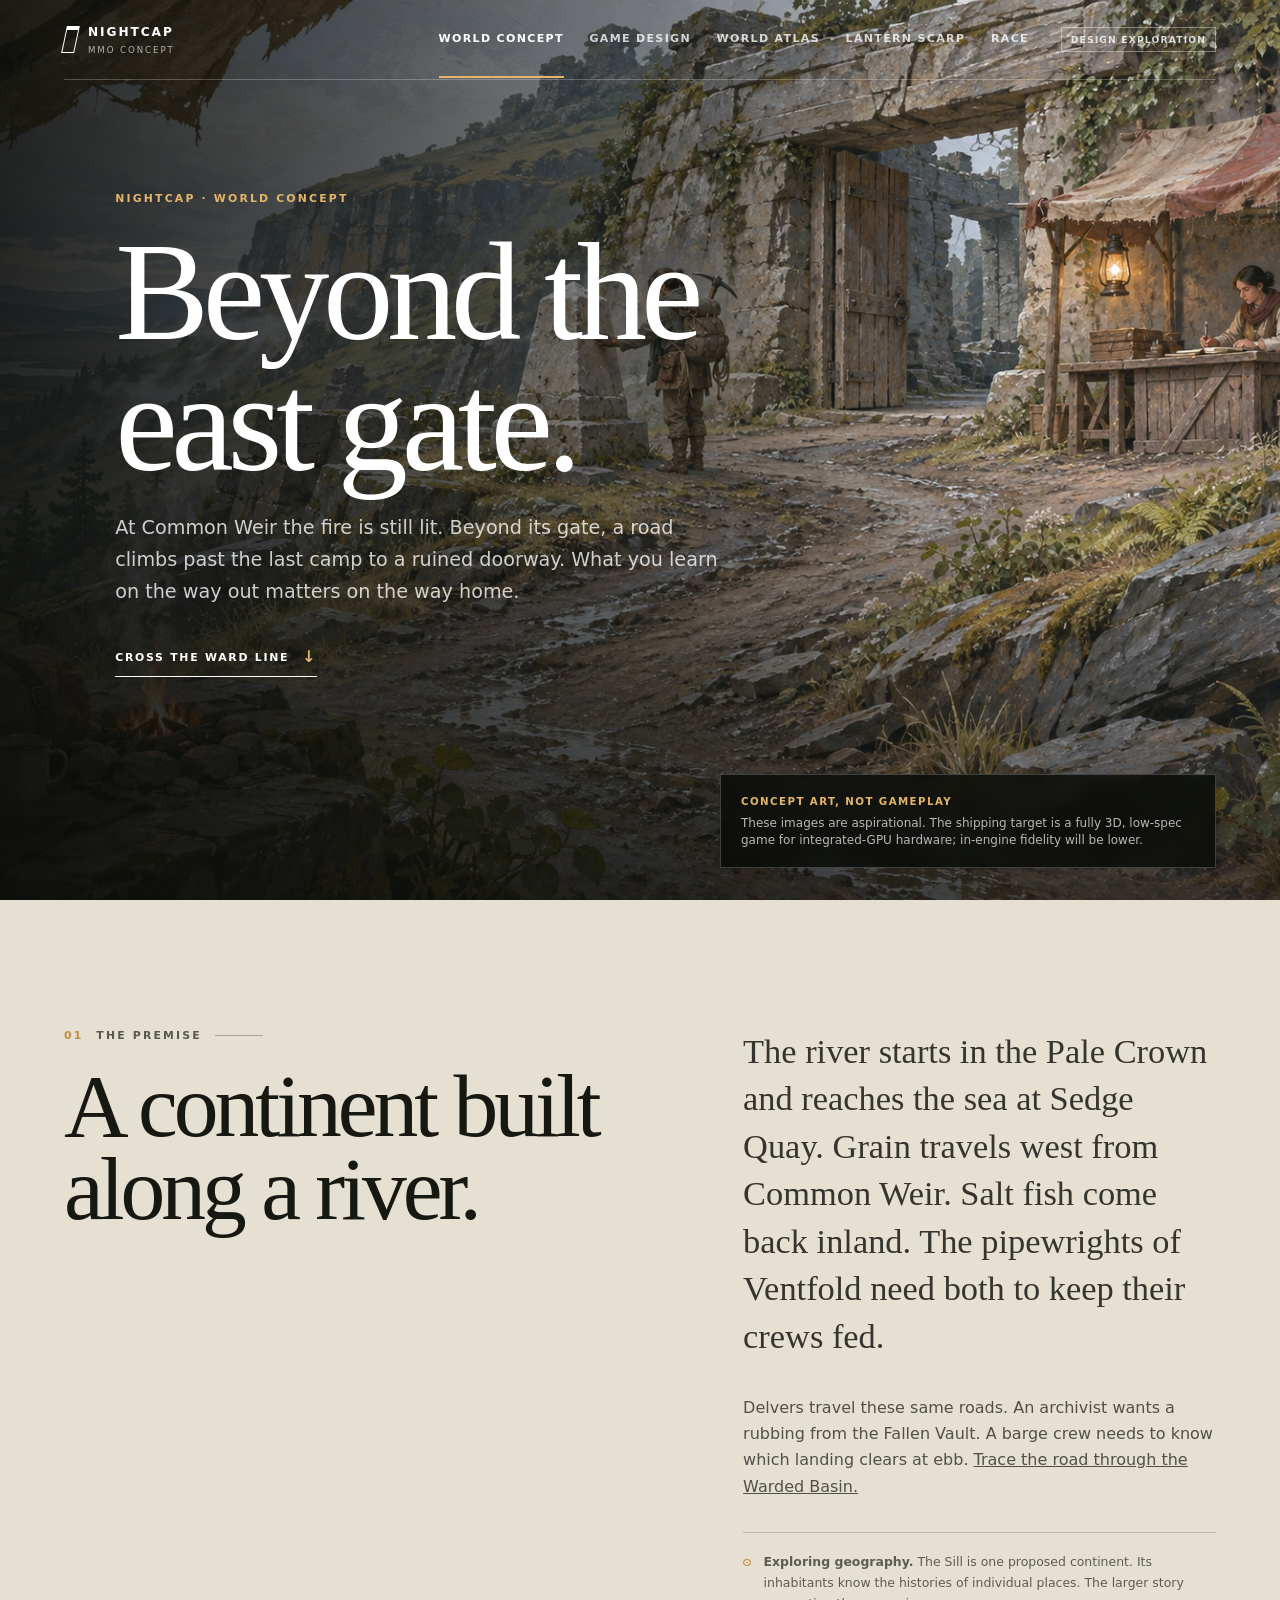
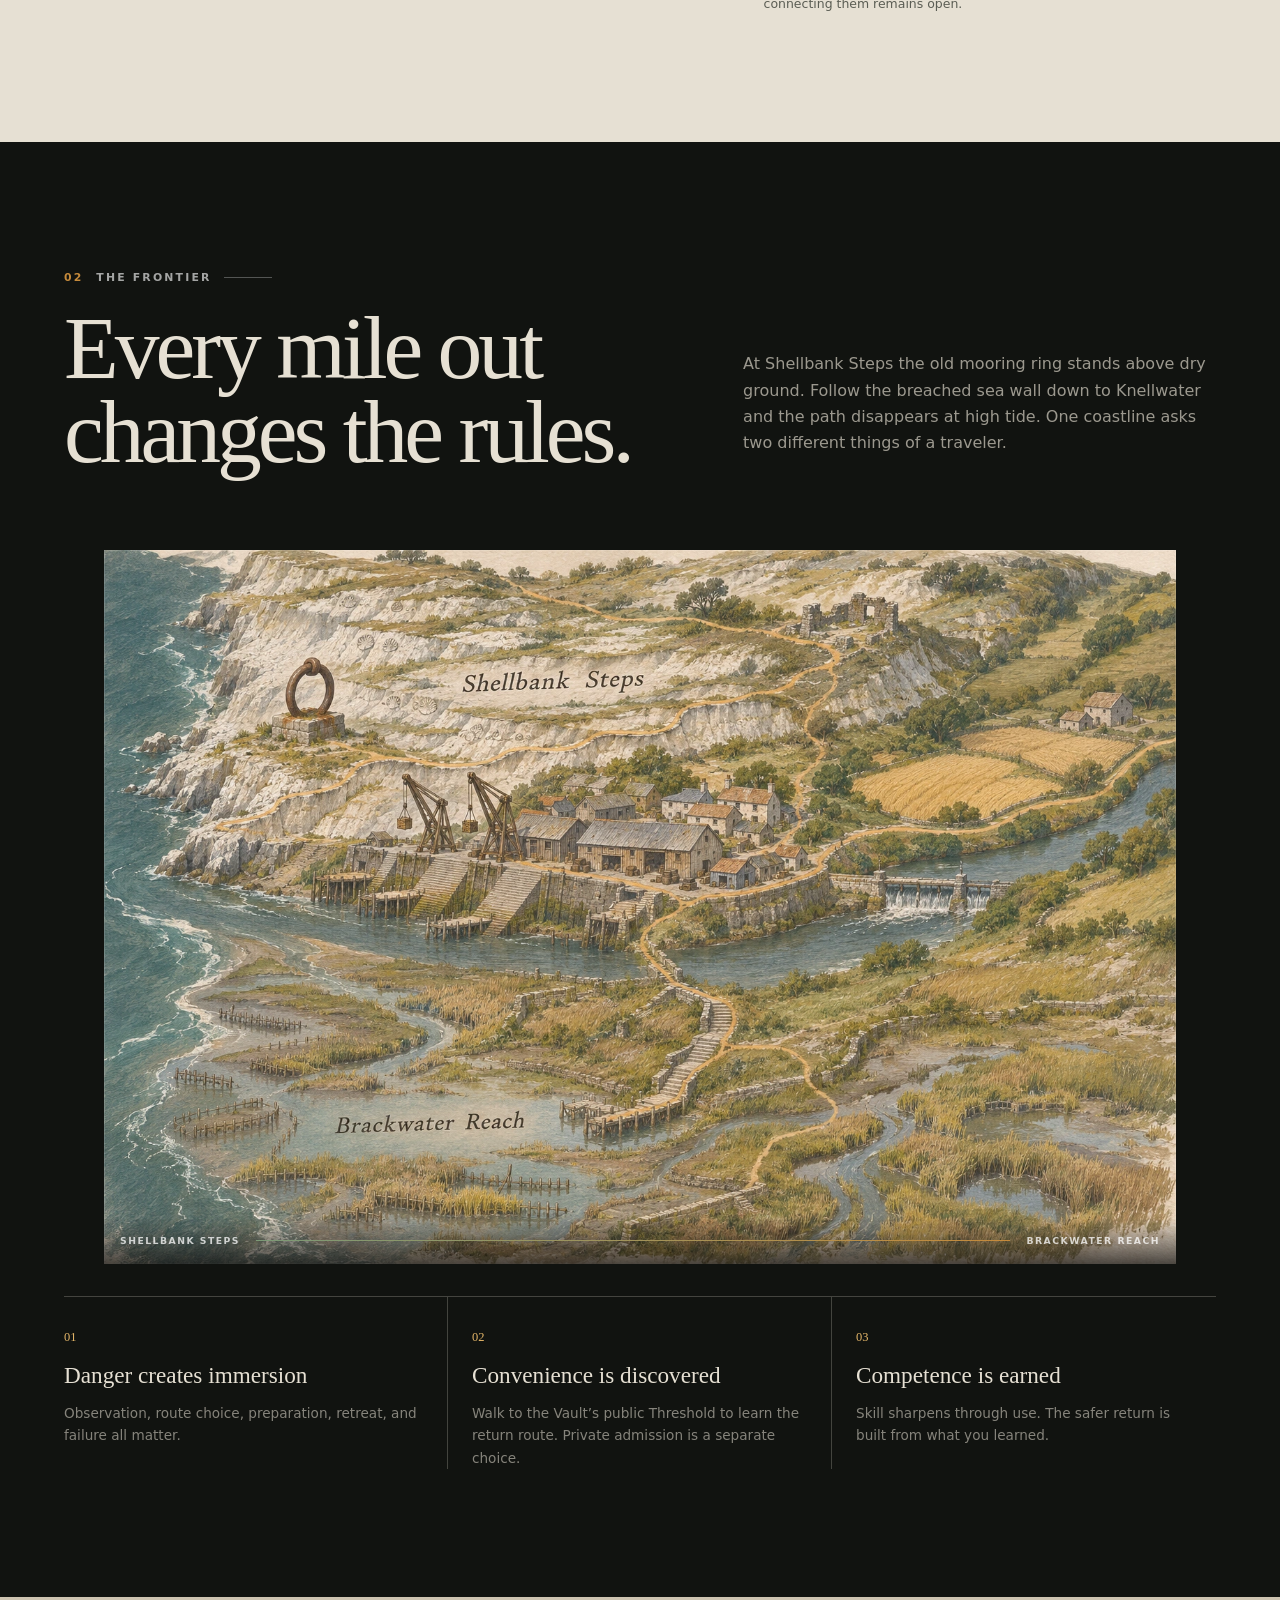
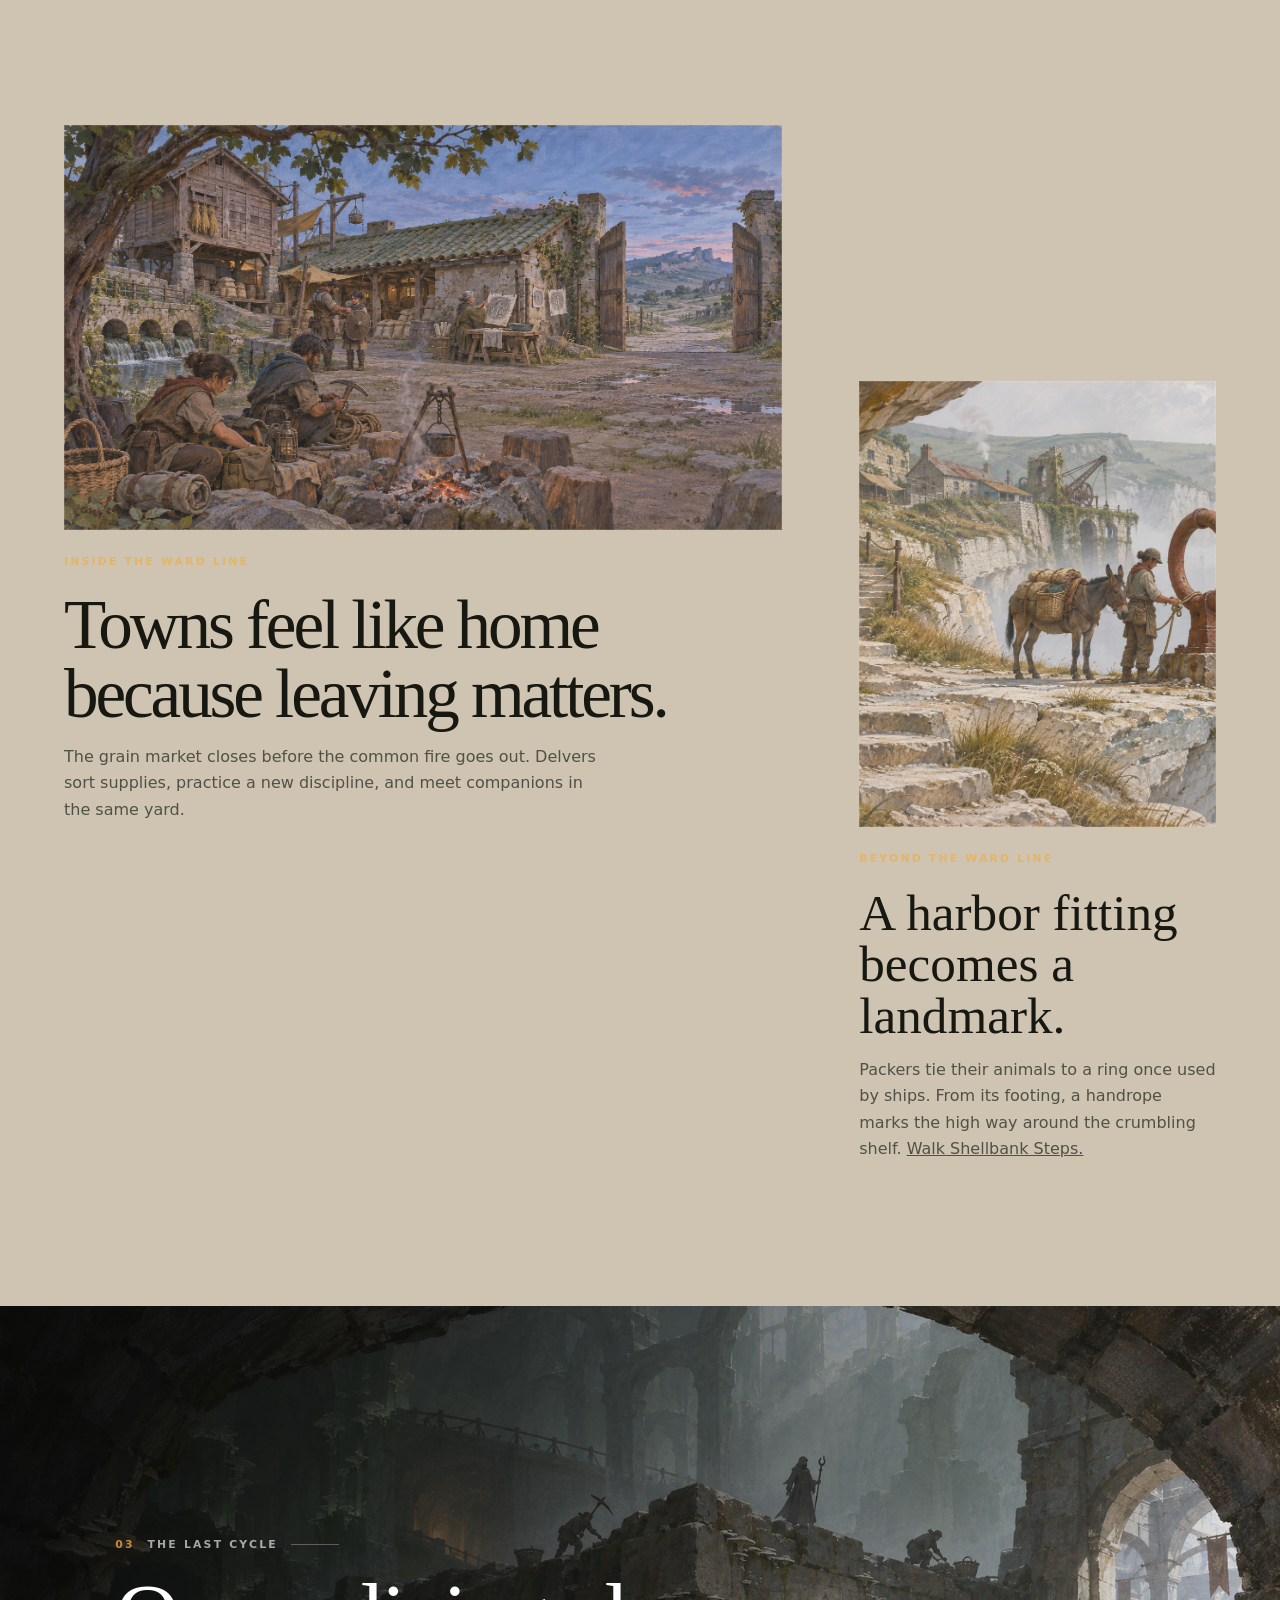
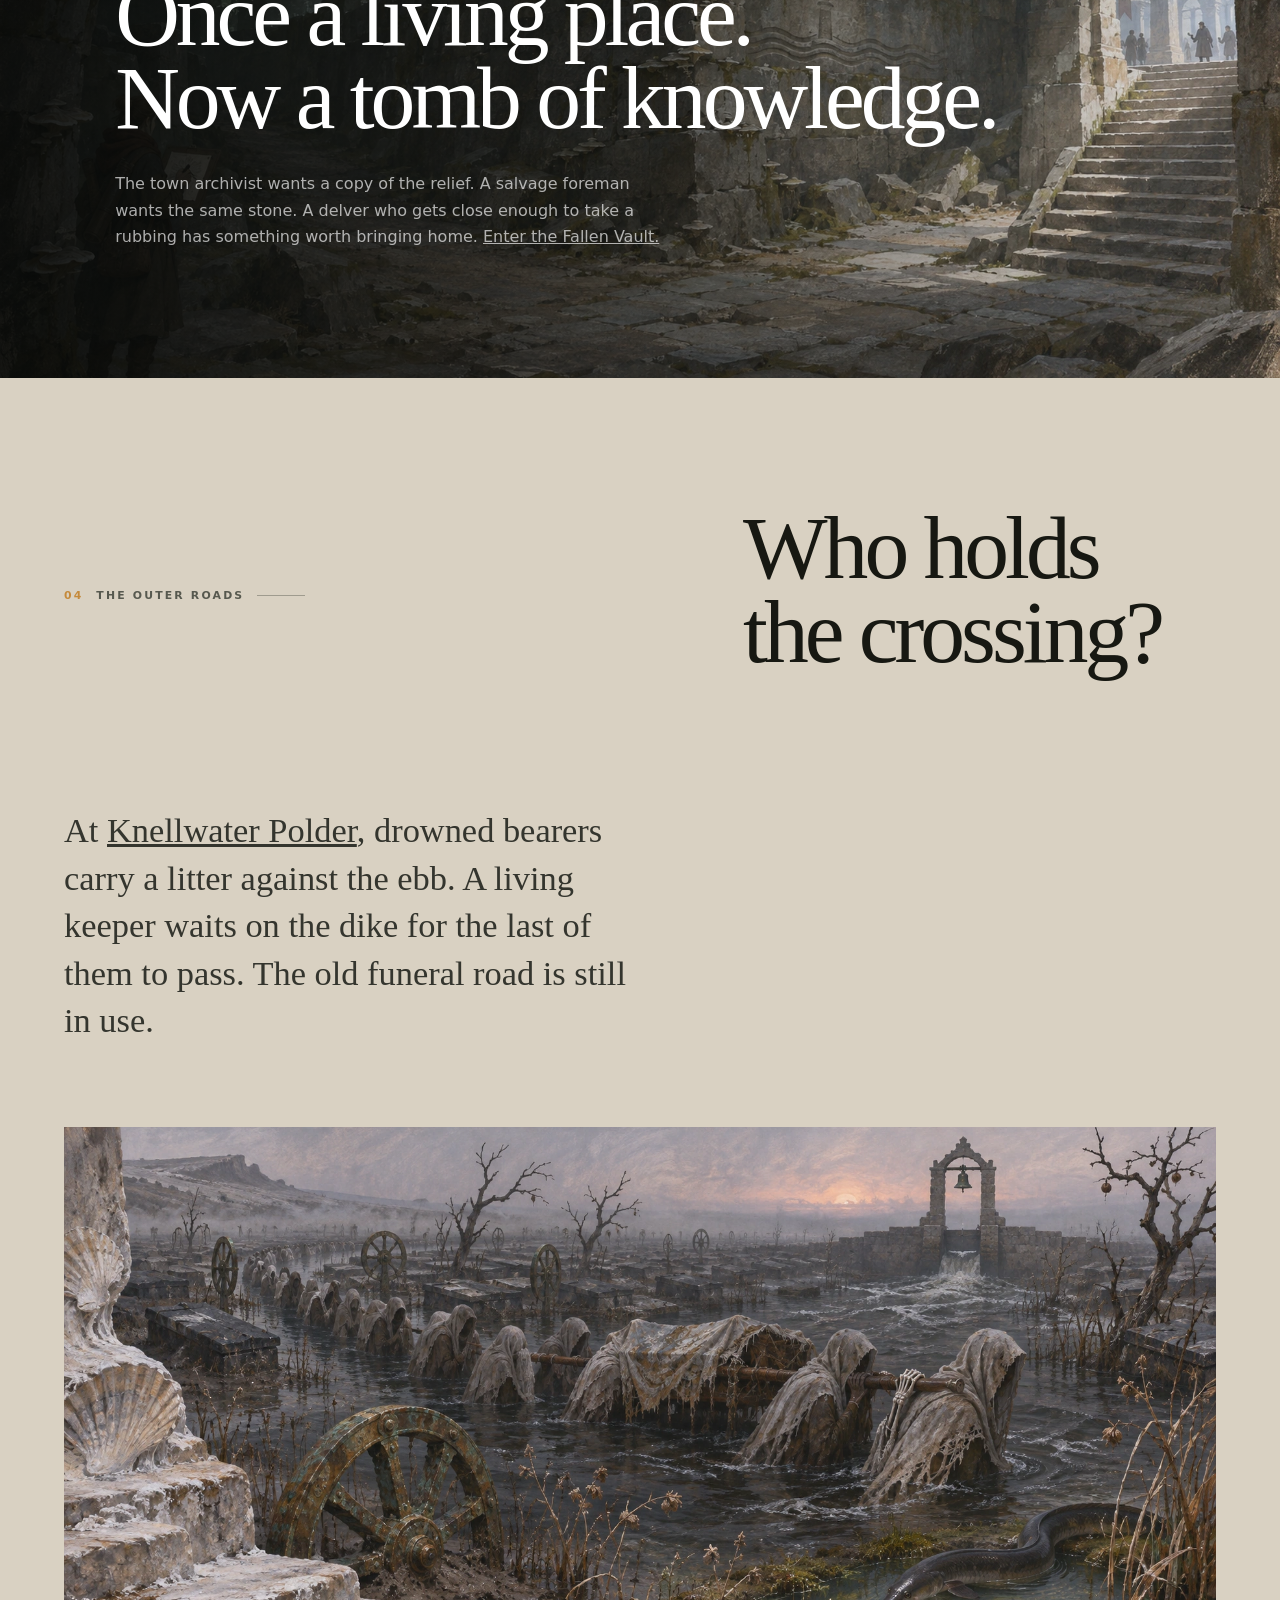
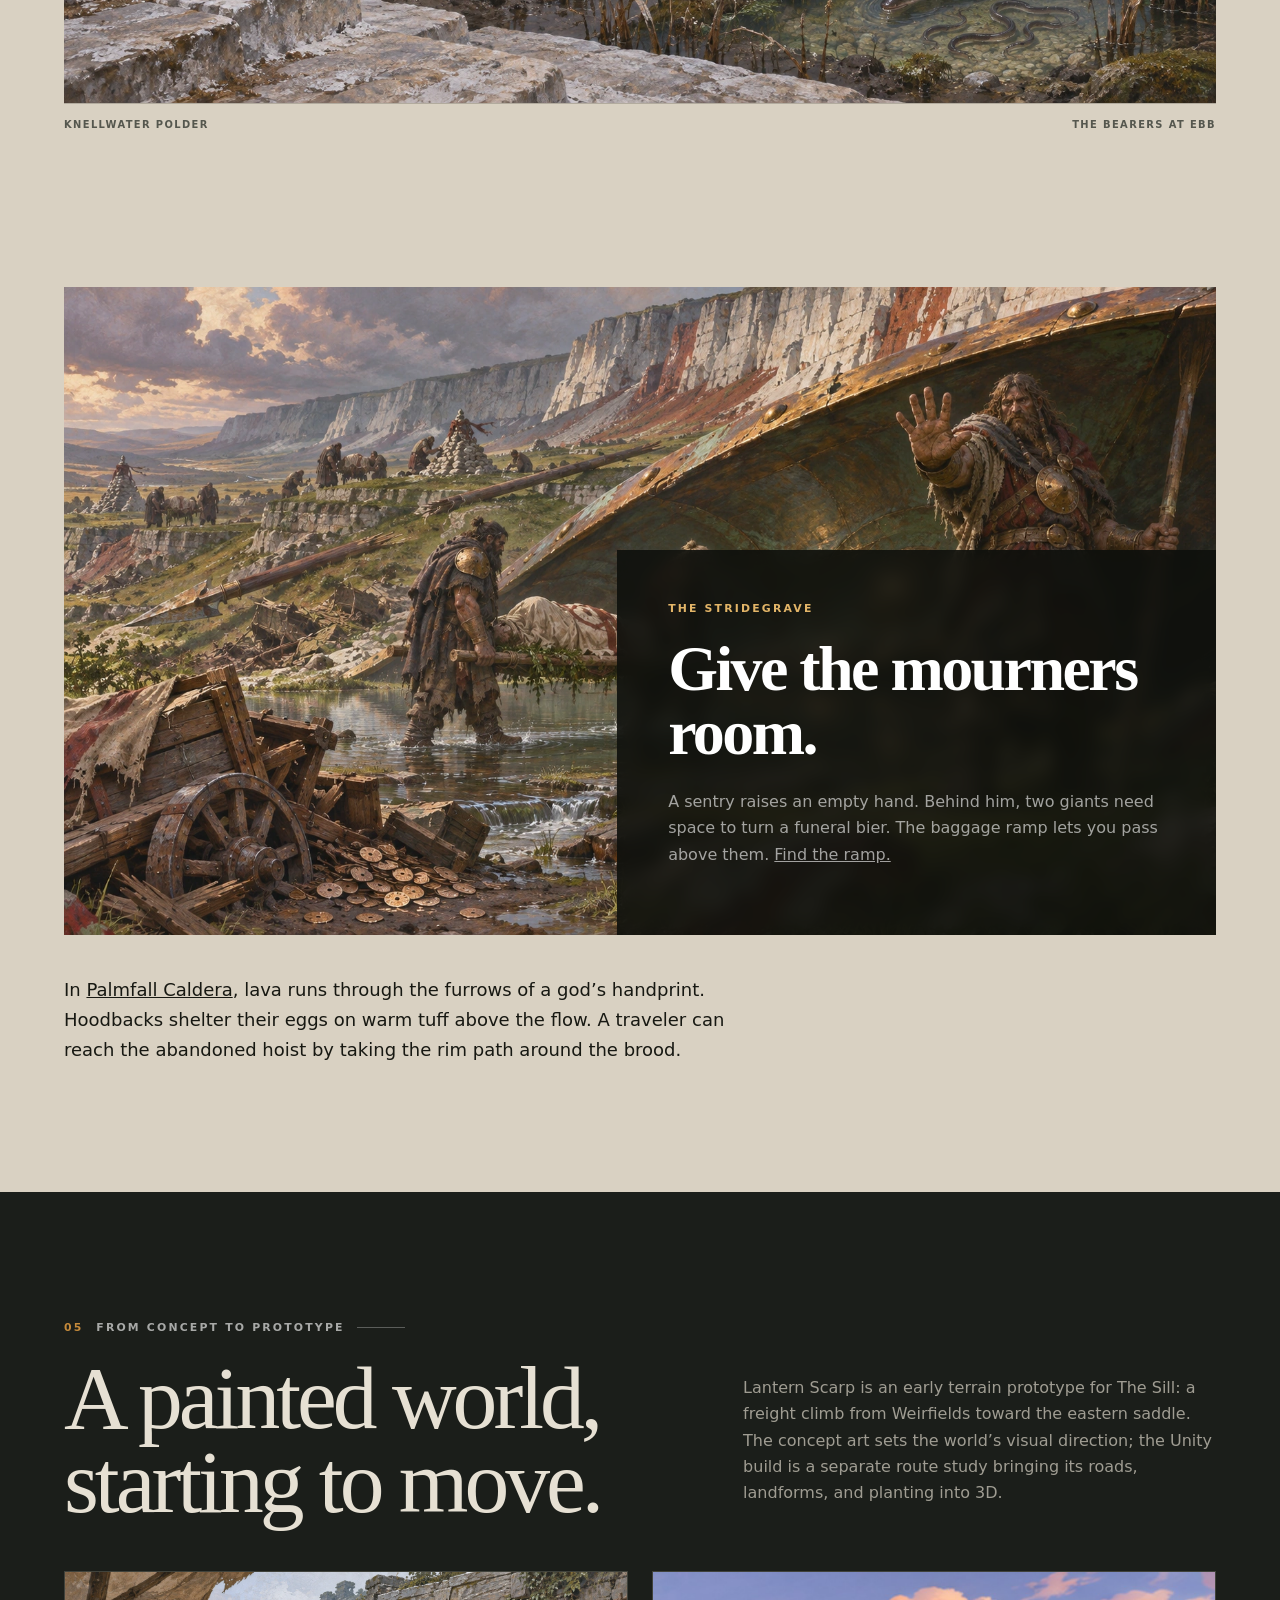
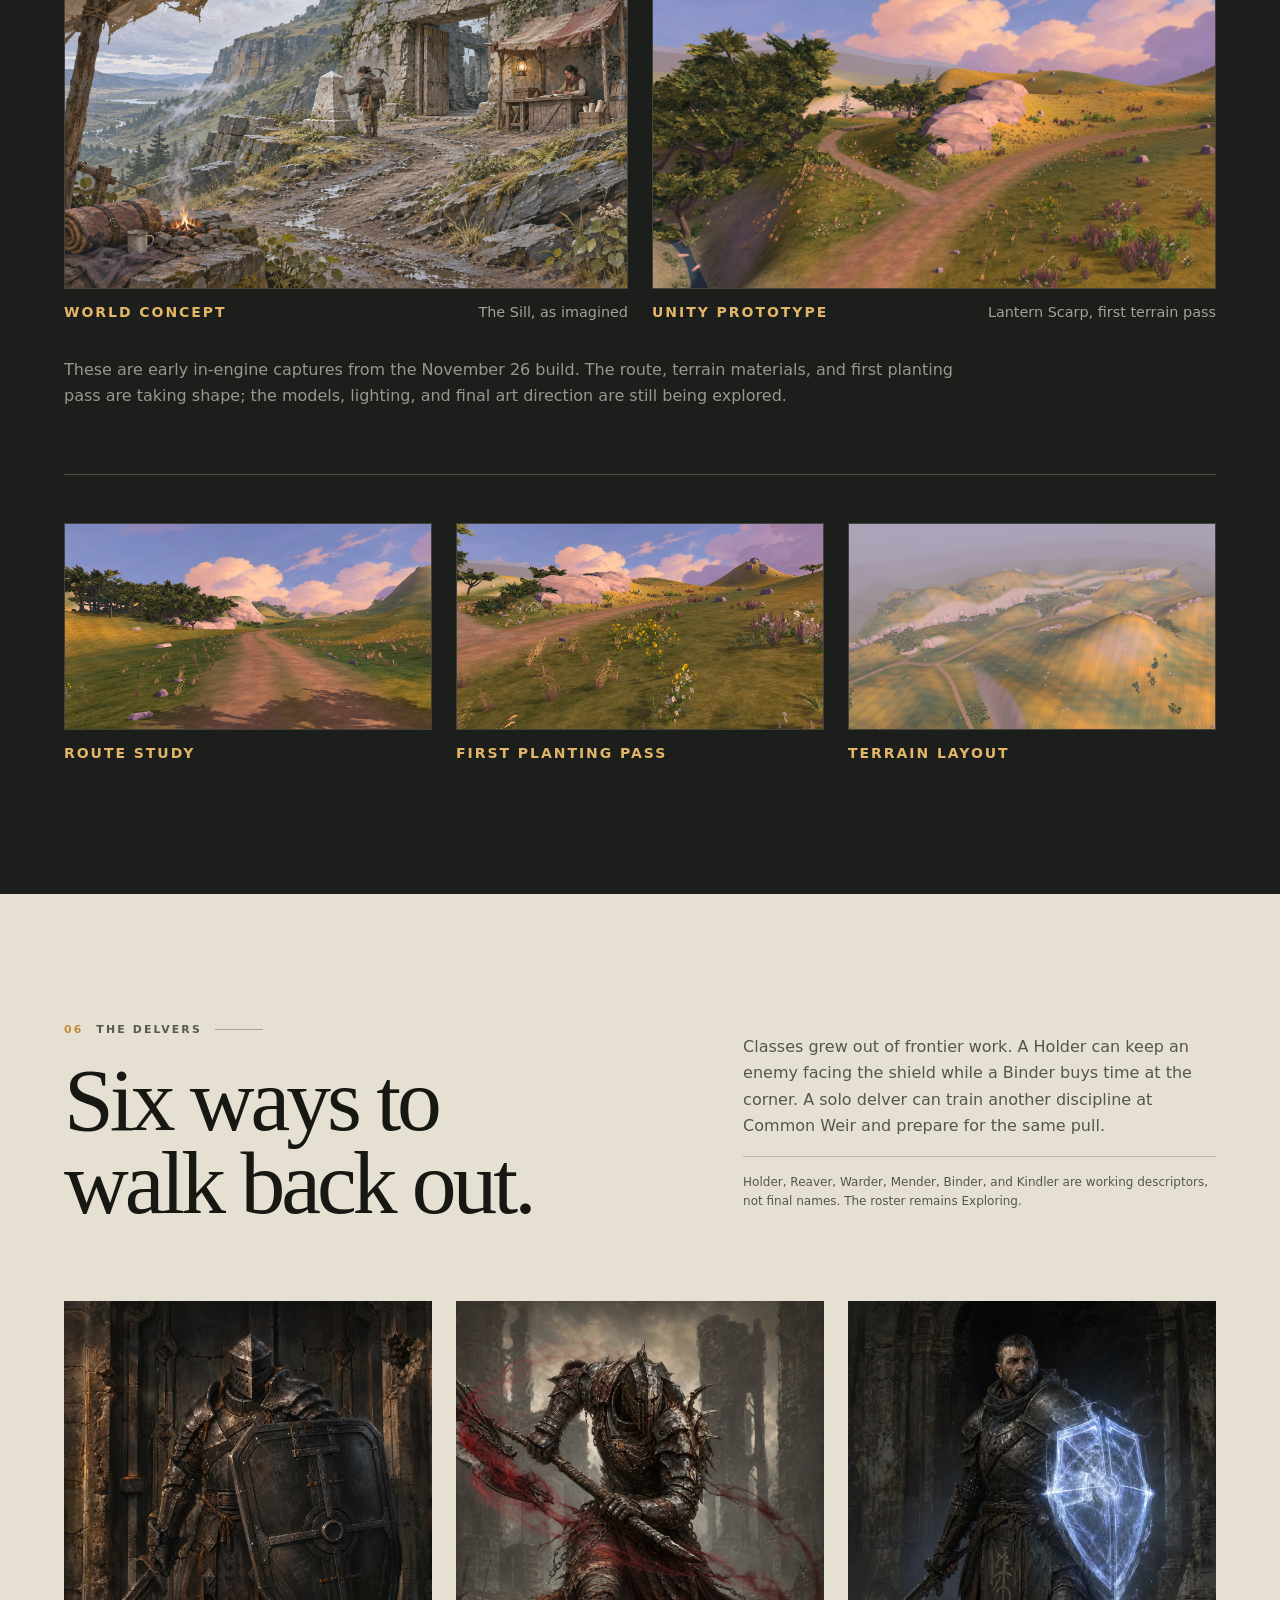
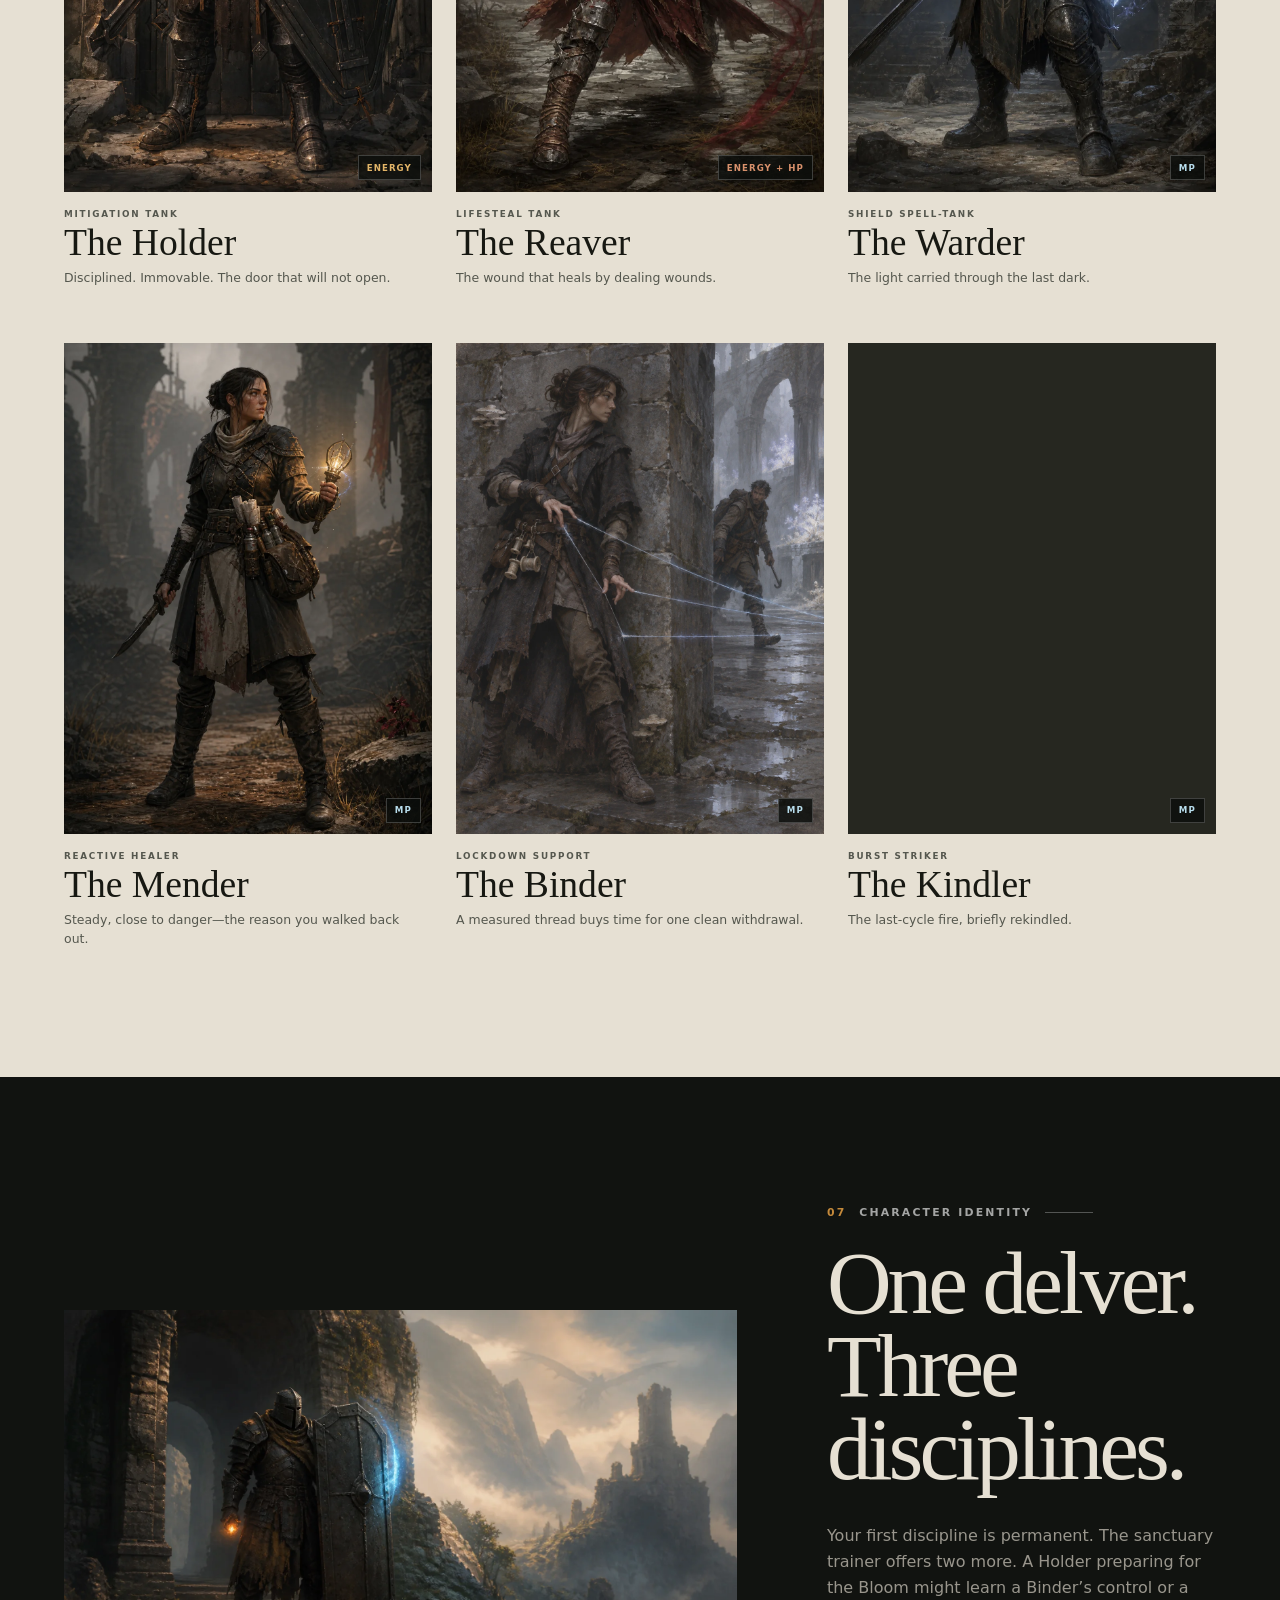
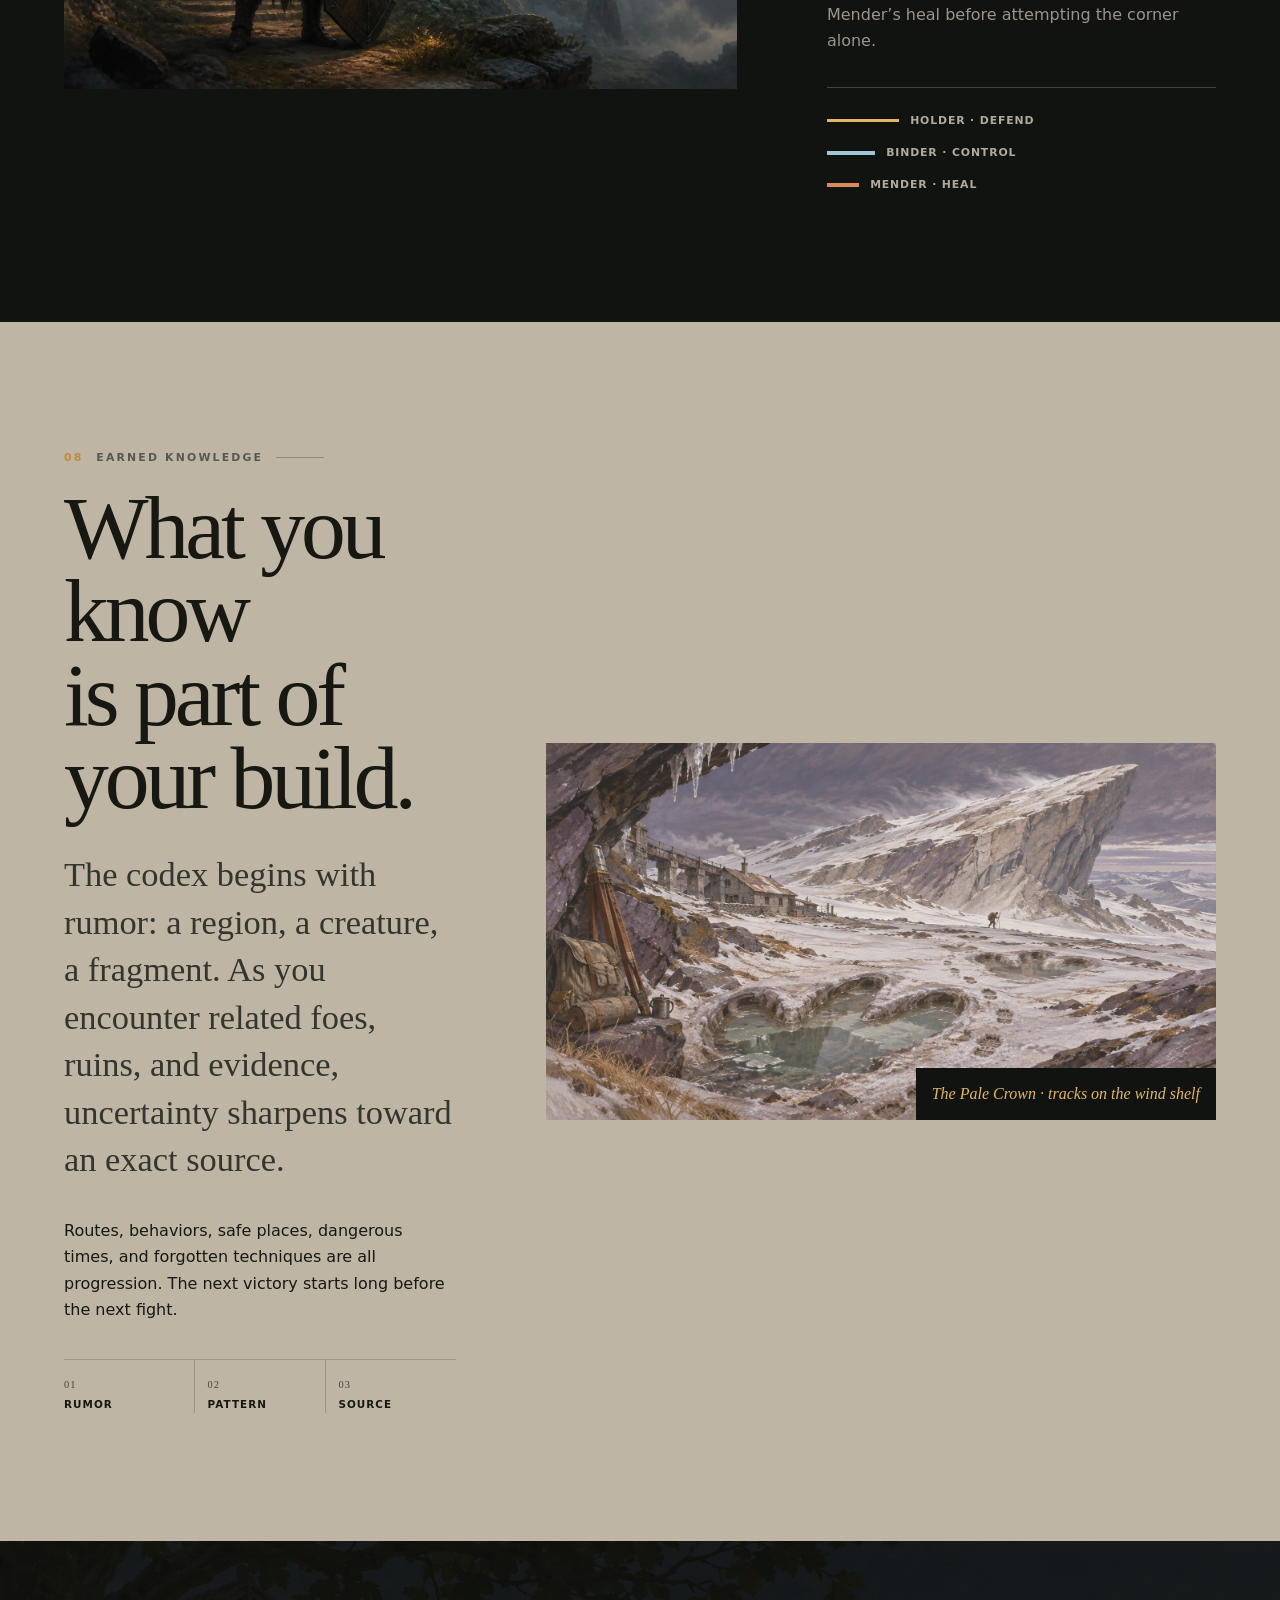
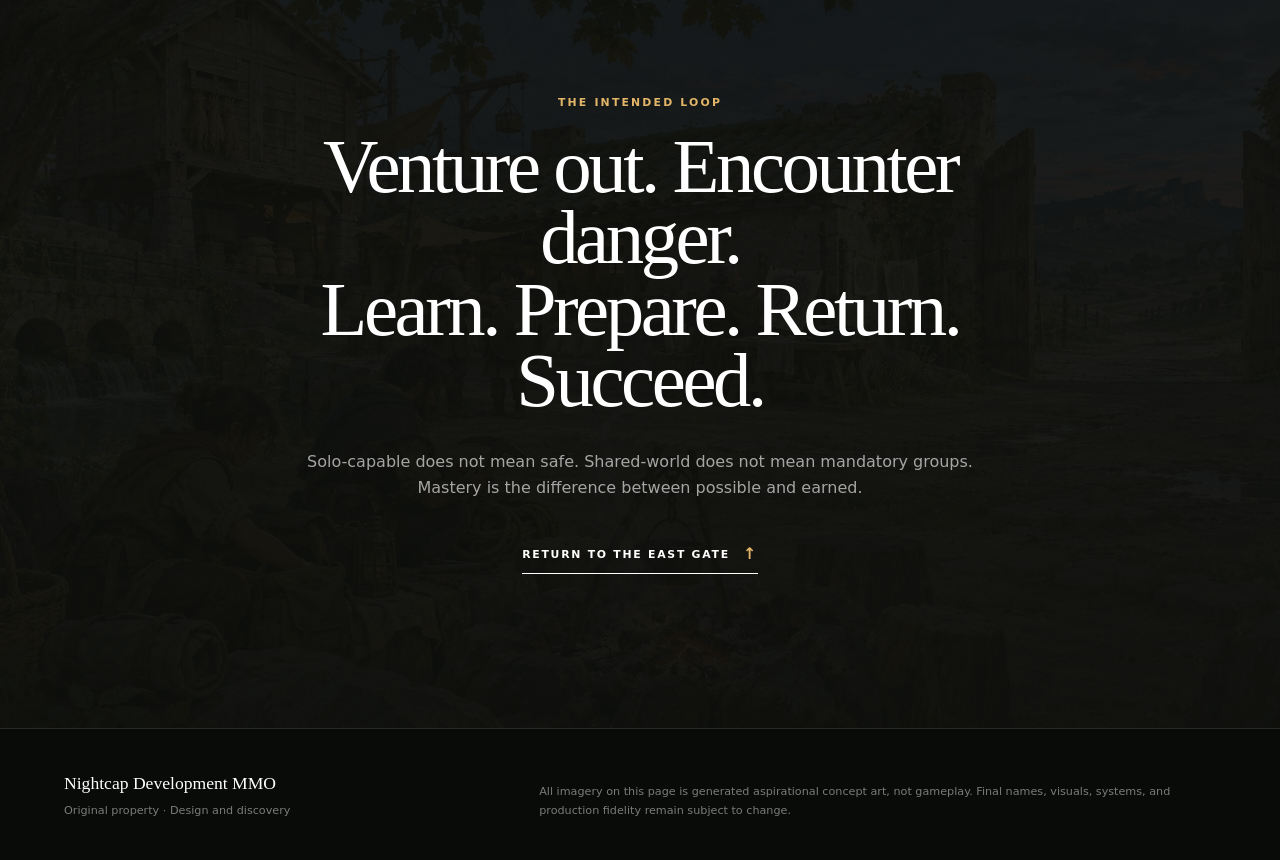
<file: index.html>
<!doctype html>
<html lang="en">
  <head>
    <meta charset="utf-8">
    <meta name="viewport" content="width=device-width, initial-scale=1">
    <meta
      name="description"
      content="Explore the people, roads, and ruins of The Sill, a proposed continent for Nightcap’s original MMORPG."
    >
    <meta name="theme-color" content="#111310">
    <meta property="og:title" content="The Sill — Nightcap World Concept">
    <meta
      property="og:description"
      content="From the hearth at Common Weir to the drowned roads of Knellwater, follow the places and people of The Sill."
    >
    <meta property="og:type" content="website">
    <meta property="og:image" content="assets/concept-art/the-sill/l4-scarp.webp">
    <title>The Sill — Nightcap World Concept</title>
    <link rel="icon" href="data:,">
    <link rel="preload" href="assets/concept-art/the-sill/l4-scarp.webp" as="image" type="image/webp">
    <link rel="stylesheet" href="styles.css">
  </head>
  <body>
    <a class="skip-link" href="#main-content">Skip to the story</a>

    <header class="site-header">
      <a class="wordmark" href="#top" aria-label="Nightcap MMO concept, back to top">
        <span class="wordmark-mark" aria-hidden="true"></span>
        <span>
          <strong>Nightcap</strong>
          <small>MMO concept</small>
        </span>
      </a>

      <nav class="site-nav" aria-label="Site sections">
        <a href="index.html" aria-current="page">World concept</a>
        <a href="game-design.html">Game design</a>
        <a href="world-atlas.html">World Atlas</a>
        <a href="#lantern-scarp">Lantern Scarp</a>
        <a href="race.html">Race</a>
      </nav>

      <span class="status-chip">Design exploration</span>
    </header>

    <main id="main-content">
      <section class="hero" id="top" aria-labelledby="hero-title">
        <img
          class="hero-image"
          src="assets/concept-art/the-sill/l4-scarp.webp"
          width="1672"
          height="941"
          alt="A traveler reaches the public waystone above a small camp at the entrance to the Fallen Vault."
          fetchpriority="high"
        >
        <div class="hero-shade" aria-hidden="true"></div>
        <div class="hero-content page-shell">
          <p class="eyebrow">Nightcap · World concept</p>
          <h1 id="hero-title">Beyond the<br>east gate.</h1>
          <p class="hero-lede">
            At Common Weir the fire is still lit. Beyond its gate, a road climbs past the last camp to a ruined doorway. What you learn on the way out matters on the way home.
          </p>
          <a class="text-link text-link-light" href="#premise">
            Cross the ward line
            <span aria-hidden="true">↓</span>
          </a>
        </div>
        <div class="concept-notice">
          <strong>Concept art, not gameplay</strong>
          <span>
            These images are aspirational. The shipping target is a fully 3D,
            low-spec game for integrated-GPU hardware; in-engine fidelity will be lower.
          </span>
        </div>
      </section>

      <section class="section premise-section" id="premise" aria-labelledby="premise-title">
        <div class="page-shell premise-layout">
          <div class="section-intro">
            <p class="section-kicker"><span>01</span> The premise</p>
            <h2 id="premise-title">A continent built<br>along a river.</h2>
          </div>
          <div class="premise-copy">
            <p class="lead-copy">
              The river starts in the Pale Crown and reaches the sea at Sedge Quay. Grain travels west from Common Weir. Salt fish come back inland. The pipewrights of Ventfold need both to keep their crews fed.
            </p>
            <p>
              Delvers travel these same roads. An archivist wants a rubbing from the Fallen Vault. A barge crew needs to know which landing clears at ebb. <a href="world-atlas.html#warded-basin">Trace the road through the Warded Basin.</a>
            </p>
            <div class="status-note" role="note">
              <span class="status-dot" aria-hidden="true"></span>
              <p>
                <strong>Exploring geography.</strong> The Sill is one proposed continent. Its inhabitants know the histories of individual places. The larger story connecting them remains open.
              </p>
            </div>
          </div>
        </div>
      </section>

      <section class="section world-section" id="world" aria-labelledby="world-title">
        <div class="page-shell">
          <div class="split-heading">
            <div>
              <p class="section-kicker section-kicker-light"><span>02</span> The frontier</p>
              <h2 id="world-title">Every mile out<br>changes the rules.</h2>
            </div>
            <p>
              At Shellbank Steps the old mooring ring stands above dry ground. Follow the breached sea wall down to Knellwater and the path disappears at high tide. One coastline asks two different things of a traveler.
            </p>
          </div>

          <figure class="feature-figure tilt-figure">
            <img
              src="assets/concept-art/the-sill/l1-tidemouth.webp"
              alt="Tidemouth’s raised shell terraces overlook the working quays and low tidal channels."
              loading="lazy"
              decoding="async"
            >
            <figcaption class="image-caption image-caption-overlay">
              <span>Shellbank Steps</span>
              <span class="caption-line" aria-hidden="true"></span>
              <span>Brackwater Reach</span>
            </figcaption>
          </figure>

          <div class="world-principles" aria-label="Frontier principles">
            <article>
              <span class="principle-number">01</span>
              <h3>Danger creates immersion</h3>
              <p>Observation, route choice, preparation, retreat, and failure all matter.</p>
            </article>
            <article>
              <span class="principle-number">02</span>
              <h3>Convenience is discovered</h3>
              <p>Walk to the Vault’s public Threshold to learn the return route. Private admission is a separate choice.</p>
            </article>
            <article>
              <span class="principle-number">03</span>
              <h3>Competence is earned</h3>
              <p>Skill sharpens through use. The safer return is built from what you learned.</p>
            </article>
          </div>
        </div>
      </section>

      <section class="section sanctuary-section" aria-labelledby="sanctuary-title">
        <div class="page-shell">
          <div class="editorial-grid">
            <figure class="editorial-card editorial-card-large">
              <div class="image-frame">
                <img
                  src="assets/concept-art/the-sill/l4-weirfields.webp"
                  alt="Delvers share the common fire beside the grain exchange in Common Weir."
                  loading="lazy"
                  decoding="async"
                >
              </div>
              <figcaption>
                <p class="eyebrow">Inside the ward line</p>
                <h2 id="sanctuary-title">Towns feel like home<br>because leaving matters.</h2>
                <p>
                  The grain market closes before the common fire goes out. Delvers sort supplies, practice a new discipline, and meet companions in the same yard.
                </p>
              </figcaption>
            </figure>

            <figure class="editorial-card editorial-card-offset">
              <div class="image-frame">
                <img
                  src="assets/concept-art/the-sill/l4-shellbank.webp"
                  alt="A packer ties a mule to an old iron mooring ring high above the tide."
                  loading="lazy"
                  decoding="async"
                >
              </div>
              <figcaption>
                <p class="eyebrow">Beyond the ward line</p>
                <h3>A harbor fitting becomes a landmark.</h3>
                <p>
                  Packers tie their animals to a ring once used by ships. From its footing, a handrope marks the high way around the crumbling shelf. <a href="world-atlas.html#shellbank-view">Walk Shellbank Steps.</a>
                </p>
              </figcaption>
            </figure>
          </div>
        </div>
      </section>

      <section class="ruin-section" aria-labelledby="ruin-title">
        <img
          src="assets/concept-art/the-sill/l4-vault.webp"
          alt="A delver studies a carved wall while figures patrol the upper gallery of the Bloom."
          loading="lazy"
          decoding="async"
        >
        <div class="ruin-overlay" aria-hidden="true"></div>
        <div class="ruin-copy page-shell">
          <p class="section-kicker section-kicker-light"><span>03</span> The last cycle</p>
          <h2 id="ruin-title">Once a living place.<br>Now a tomb of knowledge.</h2>
          <p>
            The town archivist wants a copy of the relief. A salvage foreman wants the same stone. A delver who gets close enough to take a rubbing has something worth bringing home. <a href="world-atlas.html#vault-view">Enter the Fallen Vault.</a>
          </p>
        </div>
      </section>

      <section class="section frontier-section" id="outer-roads" aria-labelledby="outer-roads-title">
        <div class="page-shell">
          <div class="section-intro frontier-intro">
            <p class="section-kicker"><span>04</span> The outer roads</p>
            <h2 id="outer-roads-title">Who holds<br>the crossing?</h2>
            <p class="lead-copy">
              At <a href="world-atlas.html#knellwater-view">Knellwater Polder</a>, drowned bearers carry a litter against the ebb.
              A living keeper waits on the dike for the last of them to pass. The old funeral road is still in use.
            </p>
          </div>
          <figure class="crossing-figure">
            <img src="assets/concept-art/the-sill/l4-knellwater.webp" loading="lazy" decoding="async" alt="Shrouded bearers shoulder a litter in a drowned graveyard below the bell gable.">
            <figcaption><span>Knellwater Polder</span><span>The bearers at ebb</span></figcaption>
          </figure>
          <figure class="territory-figure">
            <img src="assets/concept-art/the-sill/l4-stridegrave.webp" loading="lazy" decoding="async" alt="A giant raises an open hand while two mourners carry their dead past a rain-filled shield.">
            <figcaption>
              <p class="eyebrow">The Stridegrave</p>
              <h3>Give the mourners room.</h3>
              <p>A sentry raises an empty hand. Behind him, two giants need space to turn a funeral bier.
                The baggage ramp lets you pass above them. <a href="world-atlas.html#stridegrave-view">Find the ramp.</a></p>
            </figcaption>
          </figure>
          <p class="local-ecology">In <a href="world-atlas.html#palmfall-view">Palmfall Caldera</a>, lava runs through the furrows of a god’s handprint.
            Hoodbacks shelter their eggs on warm tuff above the flow. A traveler can reach the abandoned hoist by taking the rim path around the brood.</p>
        </div>
      </section>

      <section class="section prototype-section" id="lantern-scarp" aria-labelledby="prototype-title">
        <div class="page-shell">
          <div class="split-heading split-heading-dark">
            <div>
              <p class="section-kicker section-kicker-light"><span>05</span> From concept to prototype</p>
              <h2 id="prototype-title">A painted world,<br>starting to move.</h2>
            </div>
            <p>
              Lantern Scarp is an early terrain prototype for The Sill: a freight climb from Weirfields toward the eastern saddle. The concept art sets the world’s visual direction; the Unity build is a separate route study bringing its roads, landforms, and planting into 3D.
            </p>
          </div>

          <div class="prototype-pair">
            <figure class="prototype-figure">
              <div class="prototype-frame">
                <img
                  src="assets/concept-art/the-sill/l4-scarp.webp"
                  alt="Concept art showing a traveler at the public waystone above a camp near the Fallen Vault."
                  loading="lazy"
                  decoding="async"
                >
              </div>
              <figcaption>
                <span class="prototype-label">World concept</span>
                <span>The Sill, as imagined</span>
              </figcaption>
            </figure>
            <figure class="prototype-figure">
              <div class="prototype-frame">
                <img
                  src="assets/prototype/lantern-scarp/hero.jpg"
                  alt="Unity prototype view across Lantern Scarp, where a freight road meets a footpath beside pale rock and oak trees."
                  loading="lazy"
                  decoding="async"
                >
              </div>
              <figcaption>
                <span class="prototype-label">Unity prototype</span>
                <span>Lantern Scarp, first terrain pass</span>
              </figcaption>
            </figure>
          </div>

          <p class="prototype-note">
            These are early in-engine captures from the November 26 build. The route, terrain materials, and first planting pass are taking shape; the models, lighting, and final art direction are still being explored.
          </p>

          <div class="prototype-gallery" aria-label="More Lantern Scarp prototype views">
            <figure class="prototype-figure">
              <div class="prototype-frame">
                <img
                  src="assets/prototype/lantern-scarp/field.jpg"
                  alt="Eye-level view down the freight road as it winds through the open highland."
                  loading="lazy"
                  decoding="async"
                >
              </div>
              <figcaption><span class="prototype-label">Route study</span></figcaption>
            </figure>
            <figure class="prototype-figure">
              <div class="prototype-frame">
                <img
                  src="assets/prototype/lantern-scarp/flora_player.jpg"
                  alt="A trail-height view of white and yellow flowers beside the road and oak grove."
                  loading="lazy"
                  decoding="async"
                >
              </div>
              <figcaption><span class="prototype-label">First planting pass</span></figcaption>
            </figure>
            <figure class="prototype-figure">
              <div class="prototype-frame">
                <img
                  src="assets/prototype/lantern-scarp/overview.jpg"
                  alt="Elevated overview of the winding road, grassy ridges, and scattered groves in Lantern Scarp."
                  loading="lazy"
                  decoding="async"
                >
              </div>
              <figcaption><span class="prototype-label">Terrain layout</span></figcaption>
            </figure>
          </div>
        </div>
      </section>

      <section class="section delvers-section" id="delvers" aria-labelledby="delvers-title">
        <div class="page-shell">
          <div class="split-heading split-heading-dark">
            <div>
              <p class="section-kicker"><span>06</span> The delvers</p>
              <h2 id="delvers-title">Six ways to<br>walk back out.</h2>
            </div>
            <div>
              <p>
                Classes grew out of frontier work. A Holder can keep an enemy facing the shield while a Binder buys time at the corner. A solo delver can train another discipline at Common Weir and prepare for the same pull.
              </p>
              <p class="working-note">
                Holder, Reaver, Warder, Mender, Binder, and Kindler are working descriptors,
                not final names. The roster remains Exploring.
              </p>
            </div>
          </div>

          <div class="class-grid">
            <article class="class-card">
              <div class="class-image-wrap">
                <img
                  src="assets/concept-art/08-holder.webp"
                  width="1086"
                  height="1448"
                  alt="A heavy-armored delver braces behind a tall steel shield in a ruined doorway."
                  loading="lazy"
                  decoding="async"
                >
                <span class="resource resource-energy">Energy</span>
              </div>
              <div class="class-copy">
                <p class="class-role">Mitigation tank</p>
                <h3>The Holder</h3>
                <p>Disciplined. Immovable. The door that will not open.</p>
              </div>
            </article>

            <article class="class-card">
              <div class="class-image-wrap">
                <img
                  src="assets/concept-art/09-reaver.webp"
                  width="1086"
                  height="1448"
                  alt="A battered heavy-armored delver lunges with a two-handed blade trailing restrained red energy."
                  loading="lazy"
                  decoding="async"
                >
                <span class="resource resource-split">Energy + HP</span>
              </div>
              <div class="class-copy">
                <p class="class-role">Lifesteal tank</p>
                <h3>The Reaver</h3>
                <p>The wound that heals by dealing wounds.</p>
              </div>
            </article>

            <article class="class-card">
              <div class="class-image-wrap">
                <img
                  src="assets/concept-art/10-warder.webp"
                  width="1087"
                  height="1447"
                  alt="A heavy-armored delver holds a sword and a translucent blue-white shield summoned from light."
                  loading="lazy"
                  decoding="async"
                >
                <span class="resource resource-mp">MP</span>
              </div>
              <div class="class-copy">
                <p class="class-role">Shield spell-tank</p>
                <h3>The Warder</h3>
                <p>The light carried through the last dark.</p>
              </div>
            </article>

            <article class="class-card">
              <div class="class-image-wrap">
                <img
                  src="assets/concept-art/11-mender.webp"
                  width="1086"
                  height="1448"
                  alt="A practical field physician in medium armor carries a glowing focus, sidearm, salves, and bandages."
                  loading="lazy"
                  decoding="async"
                >
                <span class="resource resource-mp">MP</span>
              </div>
              <div class="class-copy">
                <p class="class-role">Reactive healer</p>
                <h3>The Mender</h3>
                <p>Steady, close to danger—the reason you walked back out.</p>
              </div>
            </article>

            <article class="class-card">
              <div class="class-image-wrap">
                <img
                  src="assets/concept-art/12-binder-bloom.webp"
                  width="1086"
                  height="1448"
                  alt="A lightly armored Binder draws blue threads across a scout’s path in the Bloom."
                  loading="lazy"
                  decoding="async"
                >
                <span class="resource resource-mp">MP</span>
              </div>
              <div class="class-copy">
                <p class="class-role">Lockdown support</p>
                <h3>The Binder</h3>
                <p>A measured thread buys time for one clean withdrawal.</p>
              </div>
            </article>

            <article class="class-card">
              <div class="class-image-wrap">
                <img
                  src="assets/concept-art/13-kindler.webp"
                  width="1086"
                  height="1448"
                  alt="An exposed light-armored striker channels cool blue energy into one volatile bright point."
                  loading="lazy"
                  decoding="async"
                >
                <span class="resource resource-mp">MP</span>
              </div>
              <div class="class-copy">
                <p class="class-role">Burst striker</p>
                <h3>The Kindler</h3>
                <p>The last-cycle fire, briefly rekindled.</p>
              </div>
            </article>
          </div>
        </div>
      </section>

      <section class="identity-section" aria-labelledby="identity-title">
        <div class="page-shell identity-layout">
          <figure>
            <img
              src="assets/concept-art/14-three-class-identity.webp"
              width="1672"
              height="941"
              alt="A shield-bearing heavy-armored primary carries a subtle blue ward at the shield edge and a small amber arcane ember in the free hand."
              loading="lazy"
              decoding="async"
            >
          </figure>
          <div class="identity-copy">
            <p class="section-kicker section-kicker-light"><span>07</span> Character identity</p>
            <h2 id="identity-title">One delver.<br>Three disciplines.</h2>
            <p>
              Your first discipline is permanent. The sanctuary trainer offers two more. A Holder preparing for the Bloom might learn a Binder’s control or a Mender’s heal before attempting the corner alone.
            </p>
            <div class="identity-key" aria-label="Example discipline choices">
              <span><i class="key-primary" aria-hidden="true"></i>Holder · defend</span>
              <span><i class="key-secondary" aria-hidden="true"></i>Binder · control</span>
              <span><i class="key-tertiary" aria-hidden="true"></i>Mender · heal</span>
            </div>
          </div>
        </div>
      </section>

      <section class="section knowledge-section" id="knowledge" aria-labelledby="knowledge-title">
        <div class="page-shell knowledge-layout">
          <div class="knowledge-copy">
            <p class="section-kicker"><span>08</span> Earned knowledge</p>
            <h2 id="knowledge-title">What you know<br>is part of your build.</h2>
            <p class="lead-copy">
              The codex begins with rumor: a region, a creature, a fragment. As you encounter
              related foes, ruins, and evidence, uncertainty sharpens toward an exact source.
            </p>
            <p>
              Routes, behaviors, safe places, dangerous times, and forgotten techniques are
              all progression. The next victory starts long before the next fight.
            </p>
            <ol class="knowledge-steps">
              <li><span>01</span>Rumor</li>
              <li><span>02</span>Pattern</li>
              <li><span>03</span>Source</li>
            </ol>
          </div>
          <figure class="knowledge-figure">
            <img
              src="assets/concept-art/the-sill/l4-crown.webp"
              alt="Water-filled tracks cross the exposed shelf beneath the Keel in the Pale Crown."
              loading="lazy"
              decoding="async"
            >
            <figcaption>The Pale Crown · tracks on the wind shelf</figcaption>
          </figure>
        </div>
      </section>

      <section class="closing-section" aria-labelledby="closing-title">
        <div class="page-shell closing-inner">
          <p class="eyebrow">The intended loop</p>
          <h2 id="closing-title">
            Venture out. Encounter danger.<br>
            Learn. Prepare. Return. Succeed.
          </h2>
          <p>
            Solo-capable does not mean safe. Shared-world does not mean mandatory groups.
            Mastery is the difference between possible and earned.
          </p>
          <a class="text-link text-link-light" href="#top">
            Return to the east gate
            <span aria-hidden="true">↑</span>
          </a>
        </div>
      </section>
    </main>

    <footer class="site-footer">
      <div class="page-shell footer-inner">
        <div>
          <strong>Nightcap Development MMO</strong>
          <p>Original property · Design and discovery</p>
        </div>
        <p>
          All imagery on this page is generated aspirational concept art, not gameplay.
          Final names, visuals, systems, and production fidelity remain subject to change.
        </p>
      </div>
    </footer>
  </body>
</html>
</file>
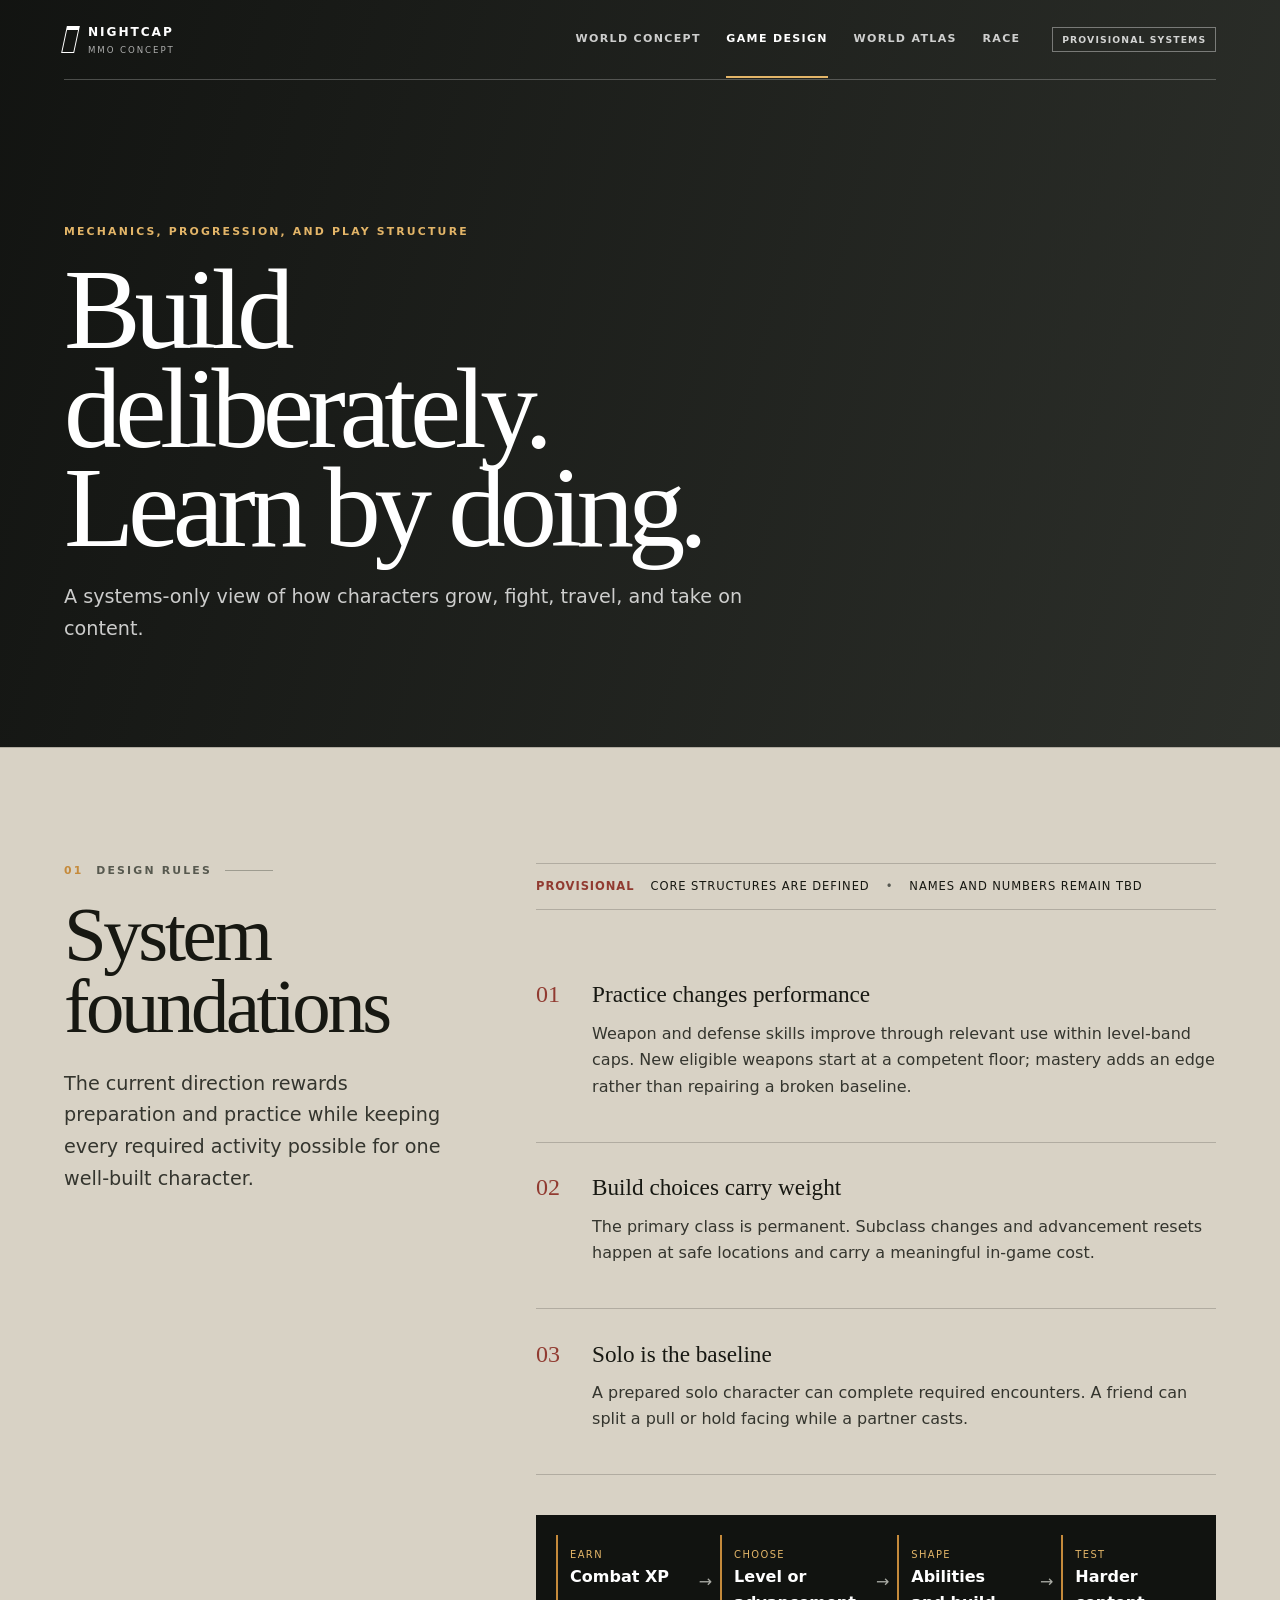
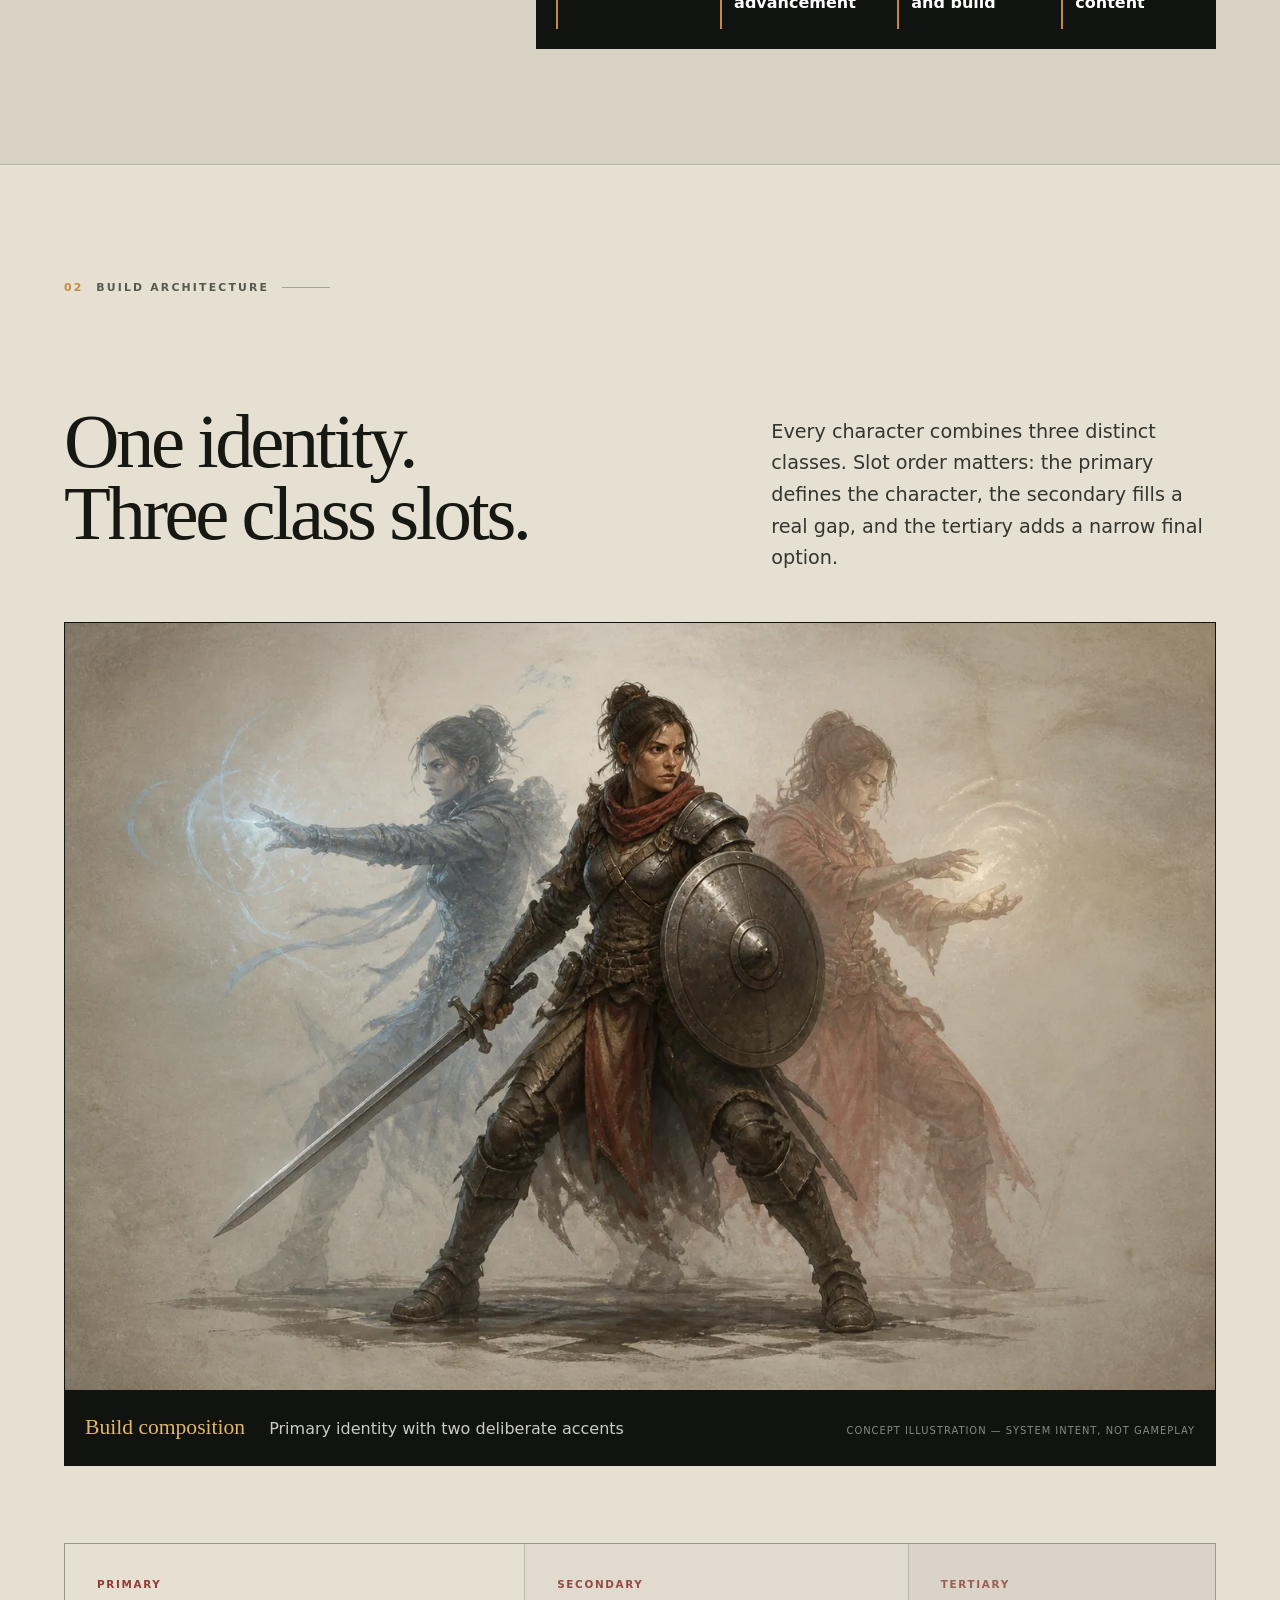
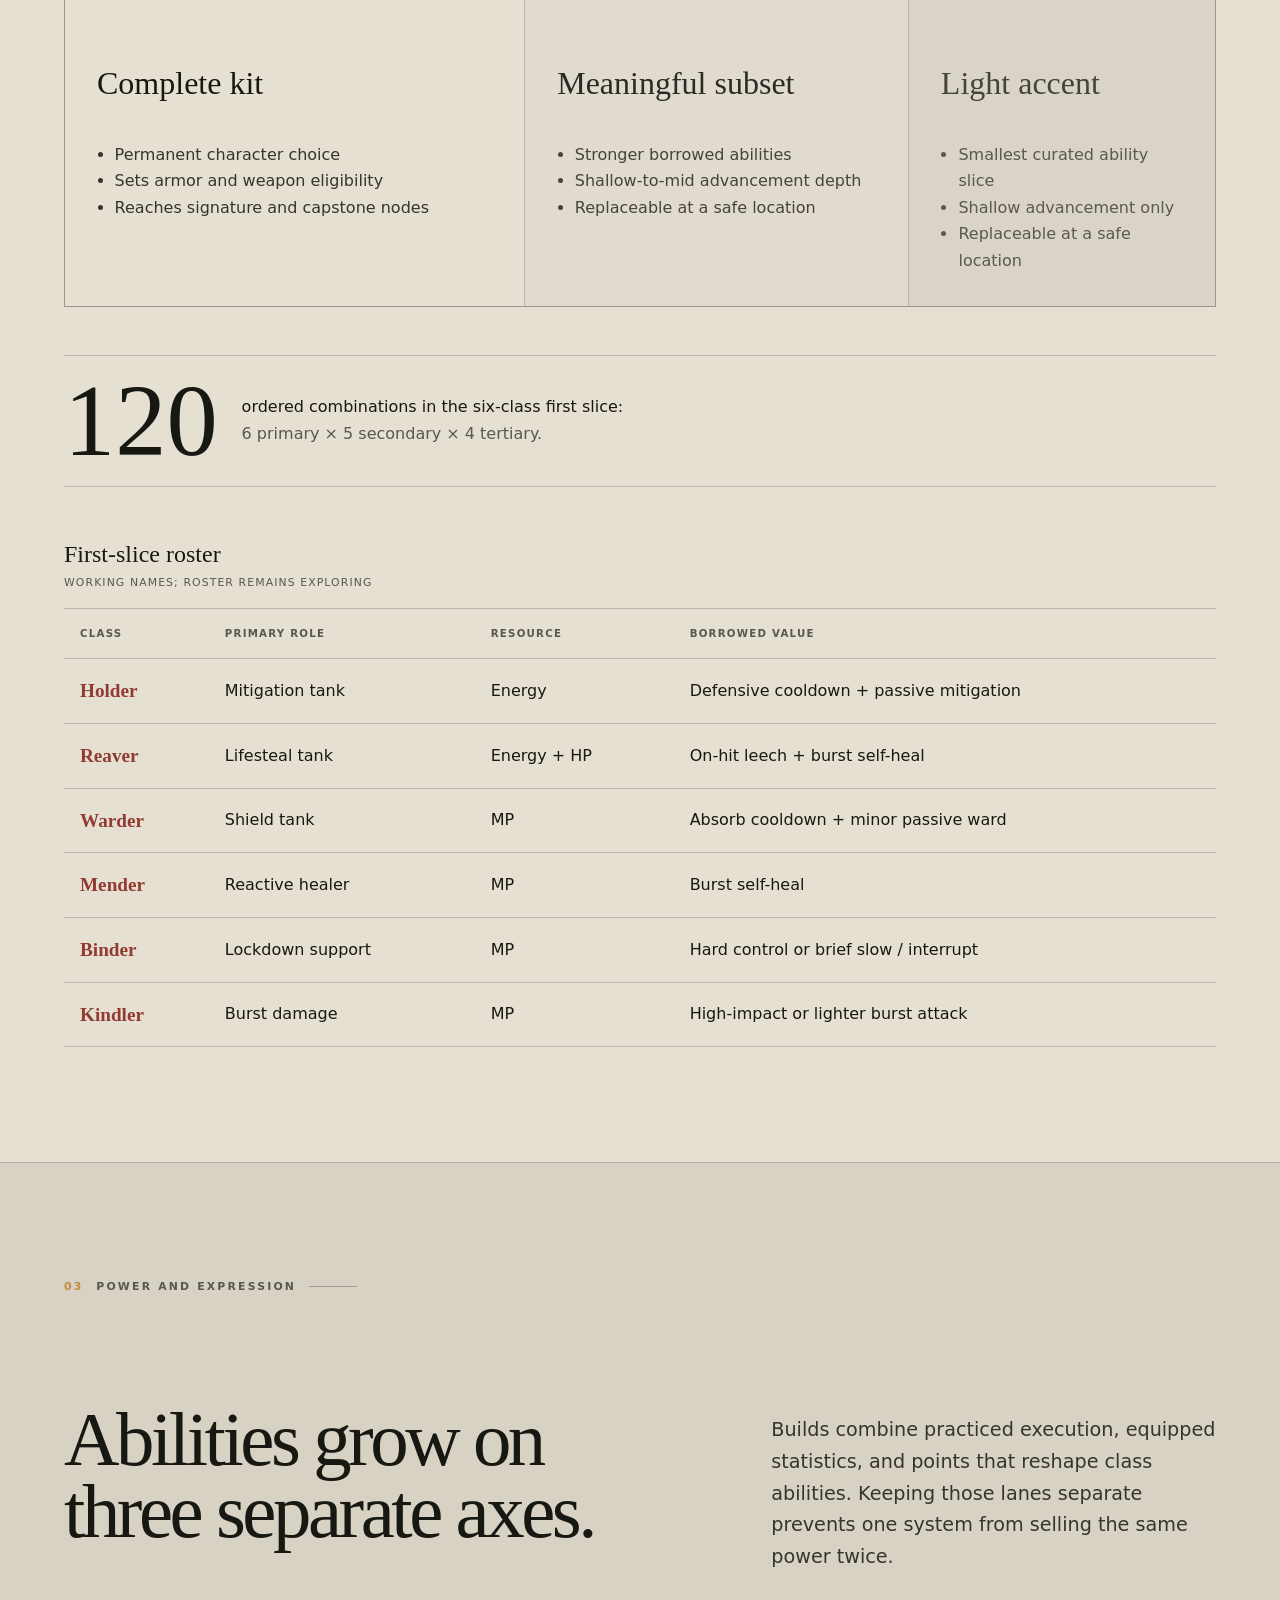
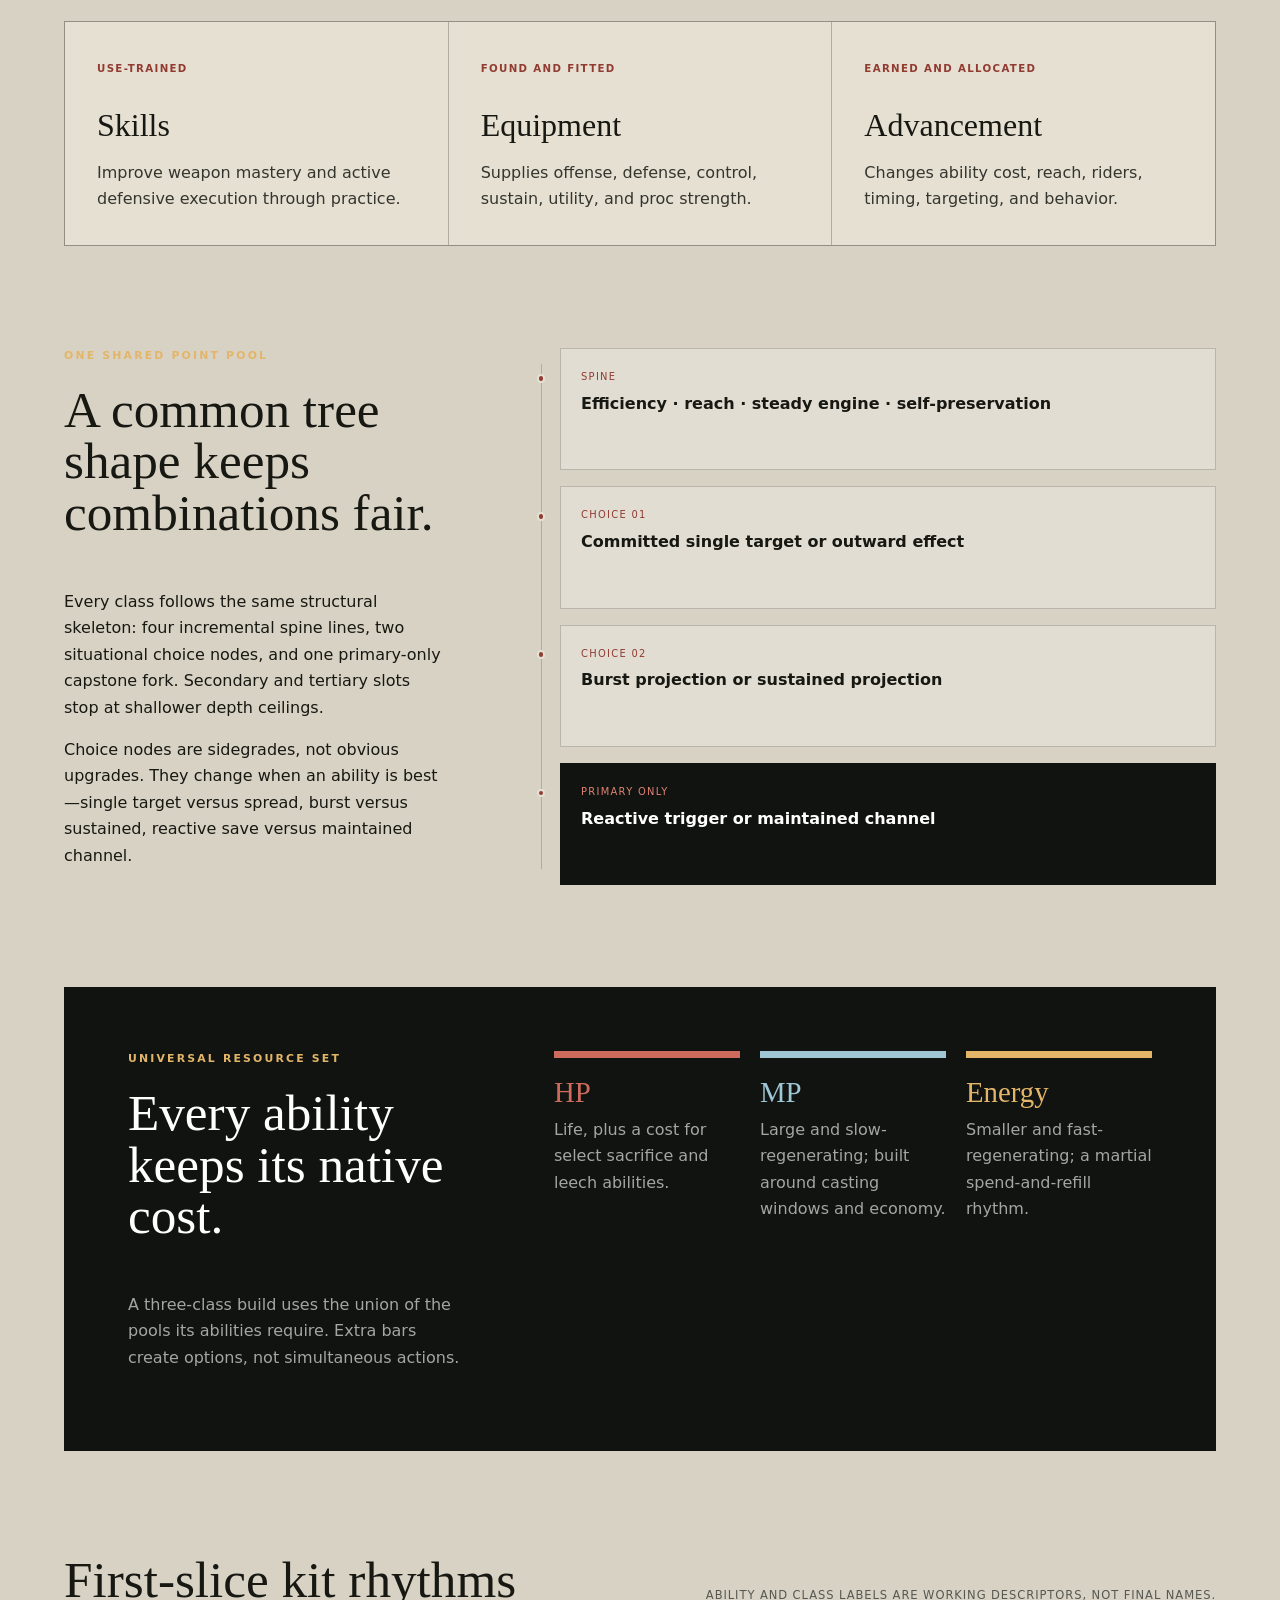
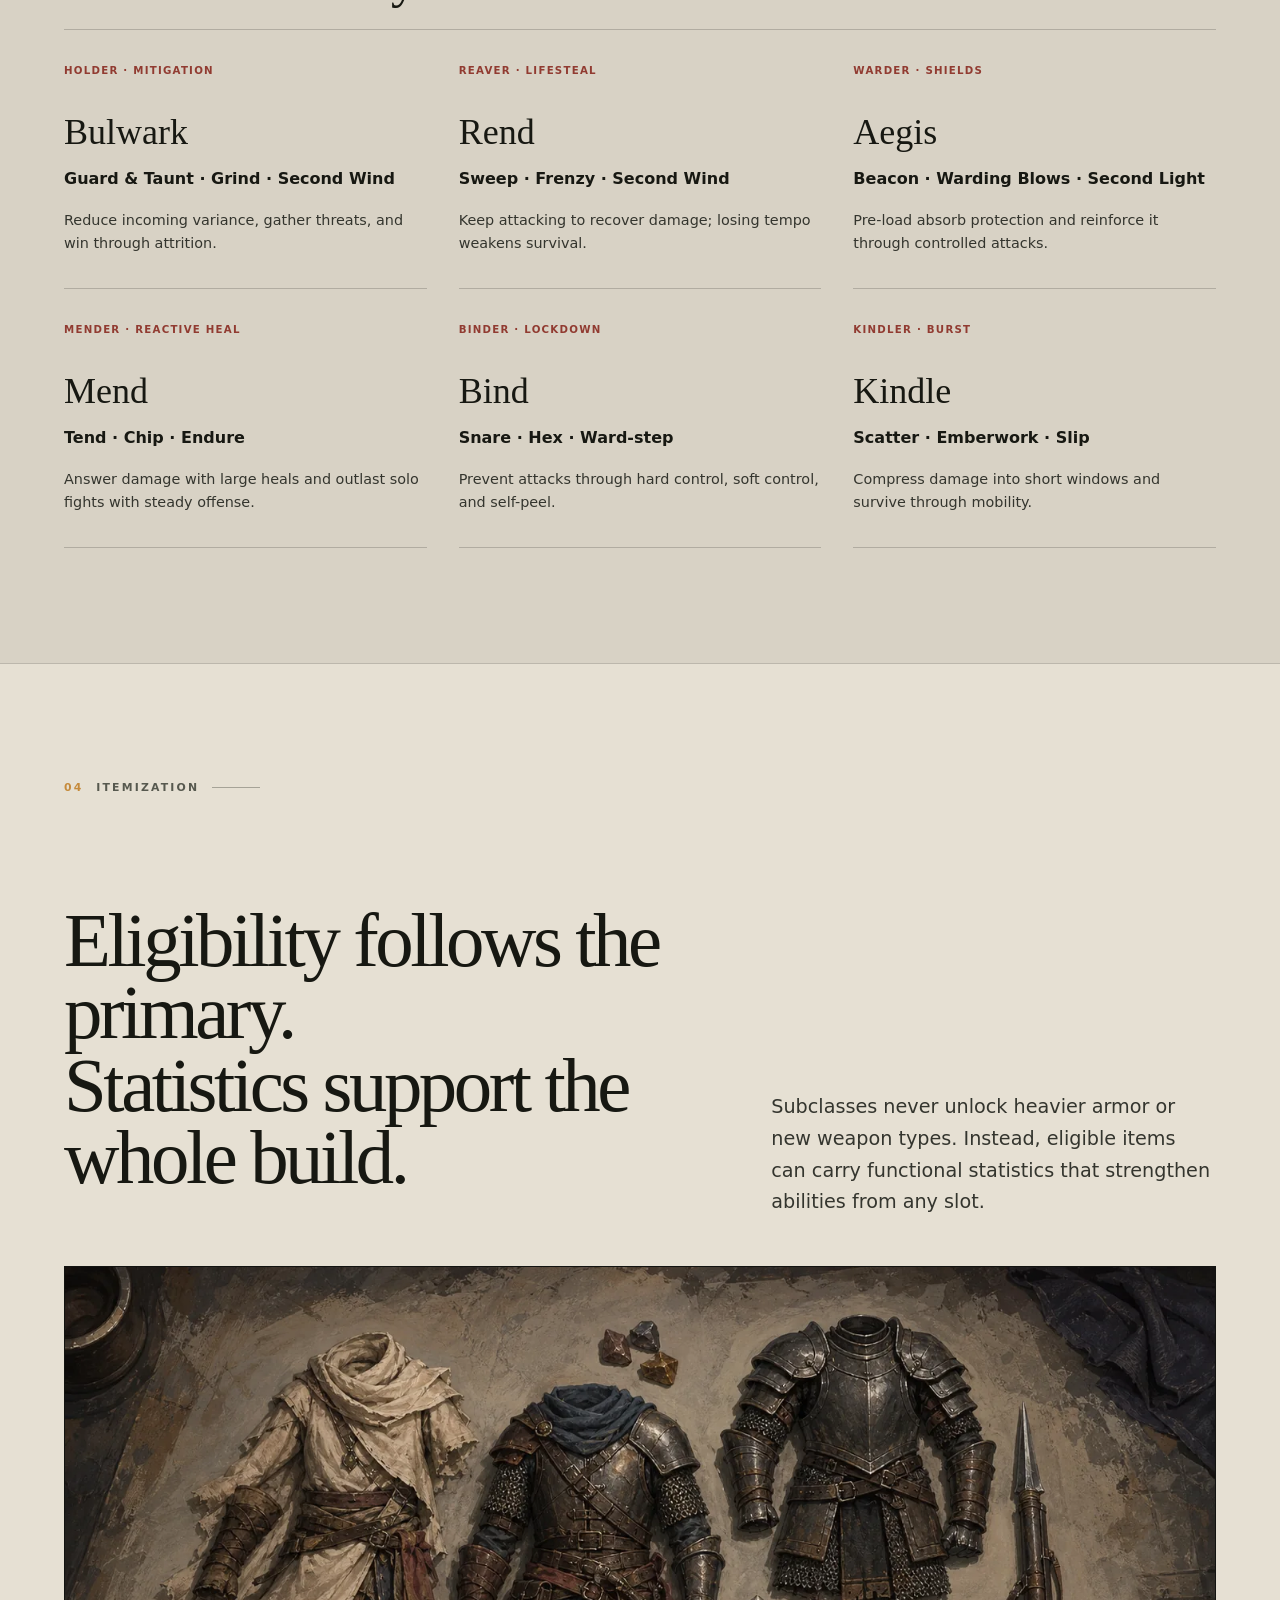
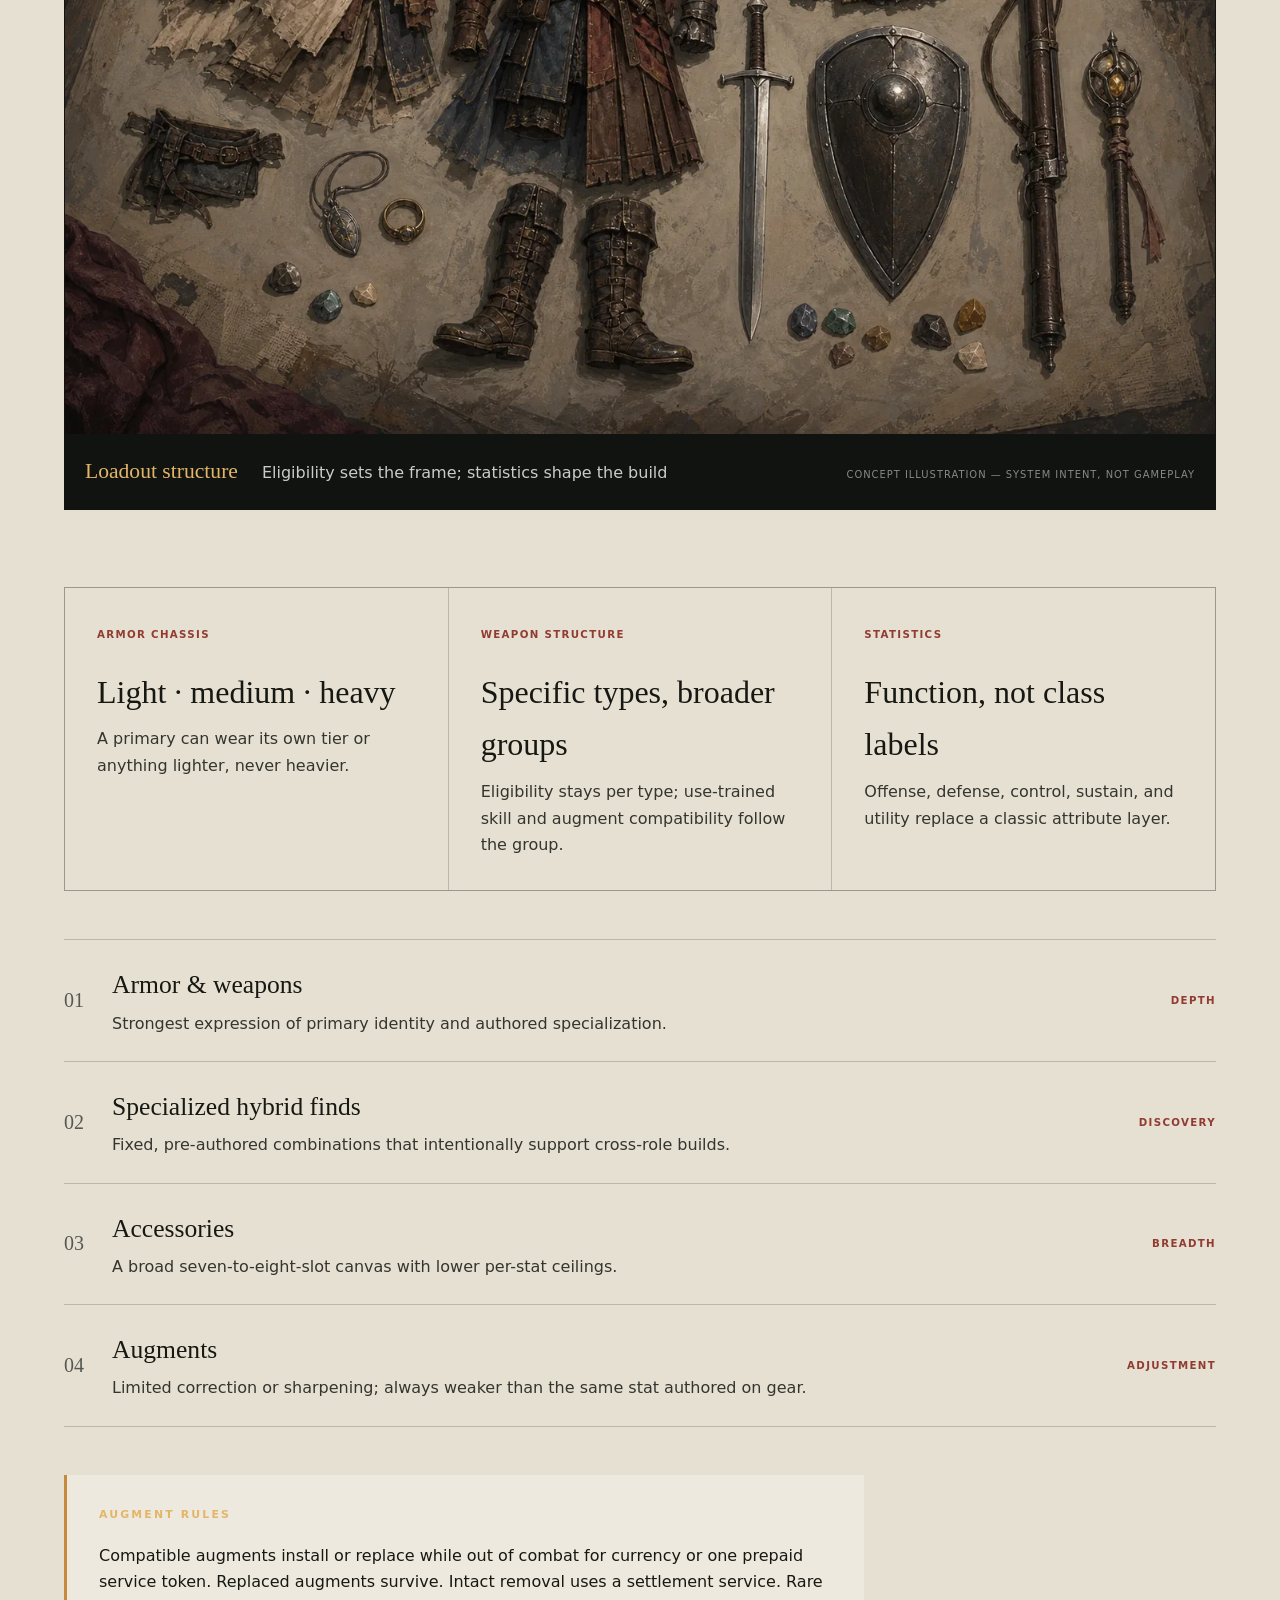
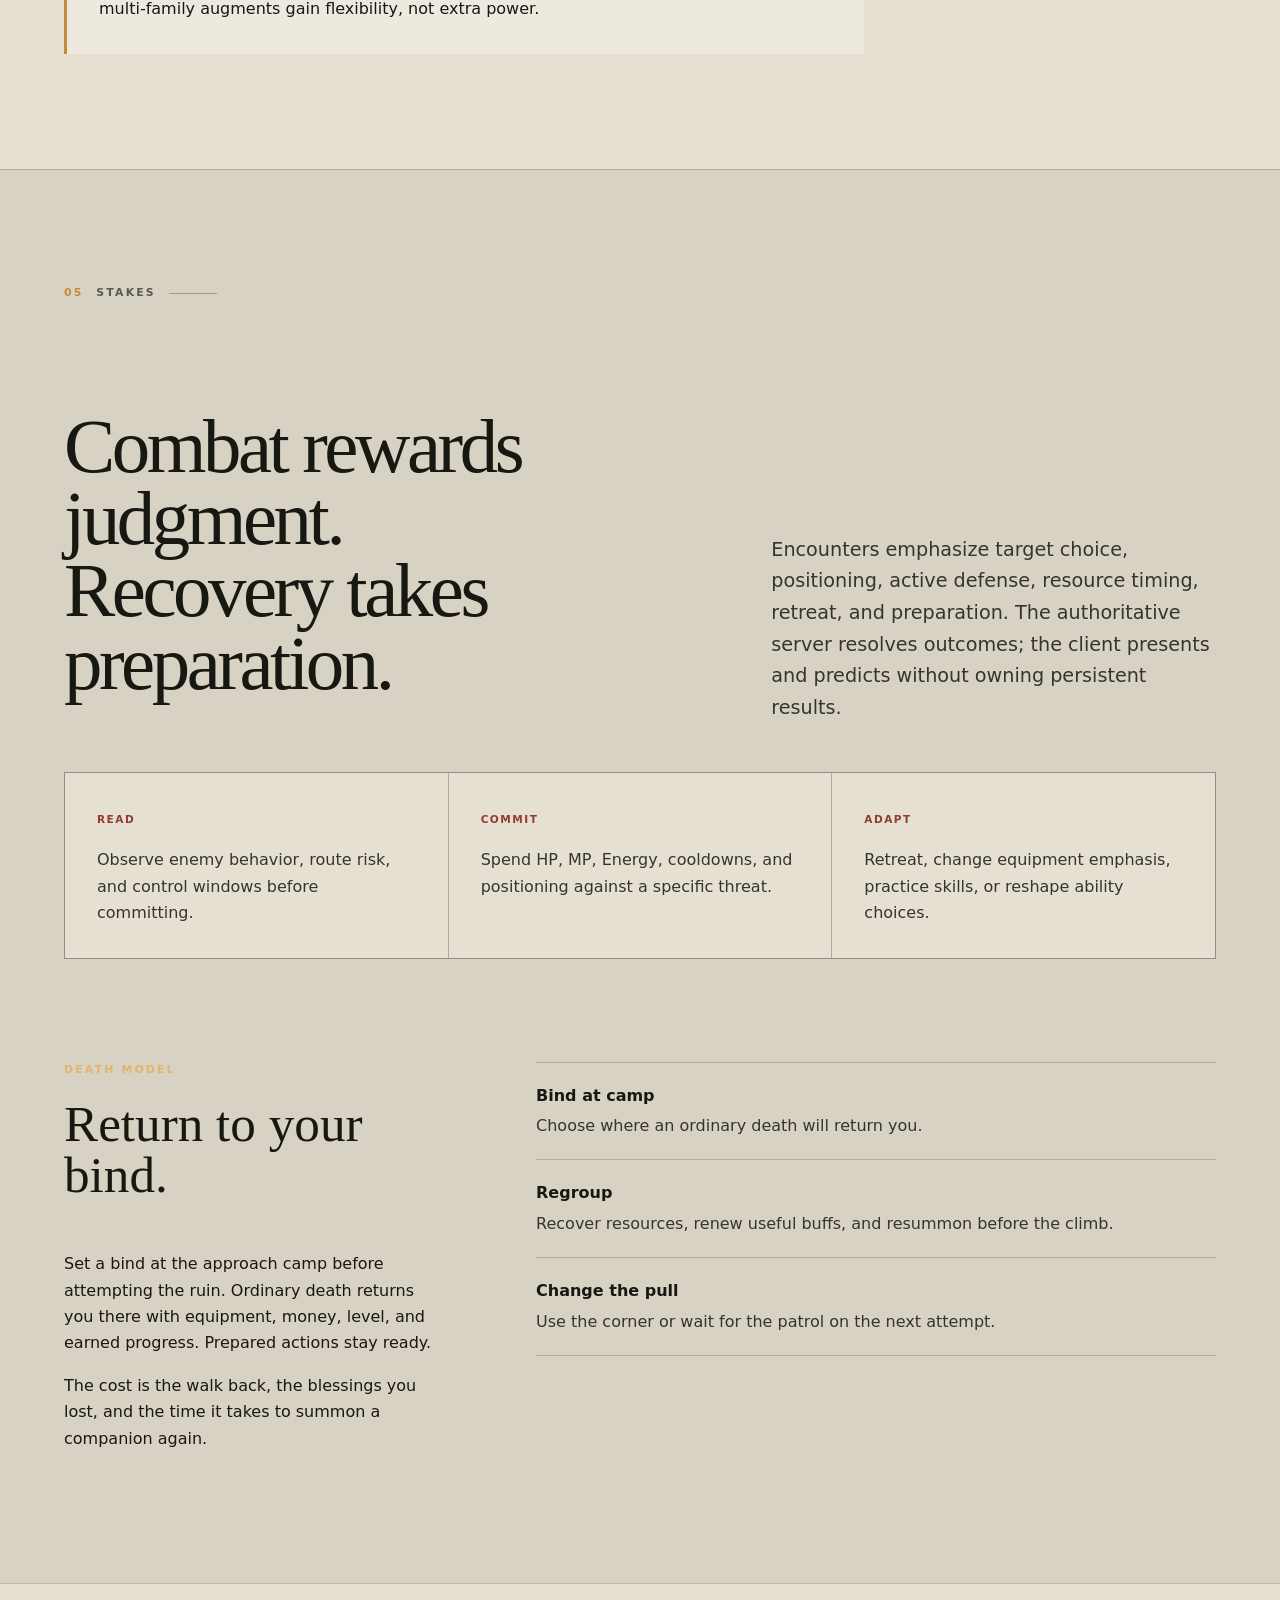
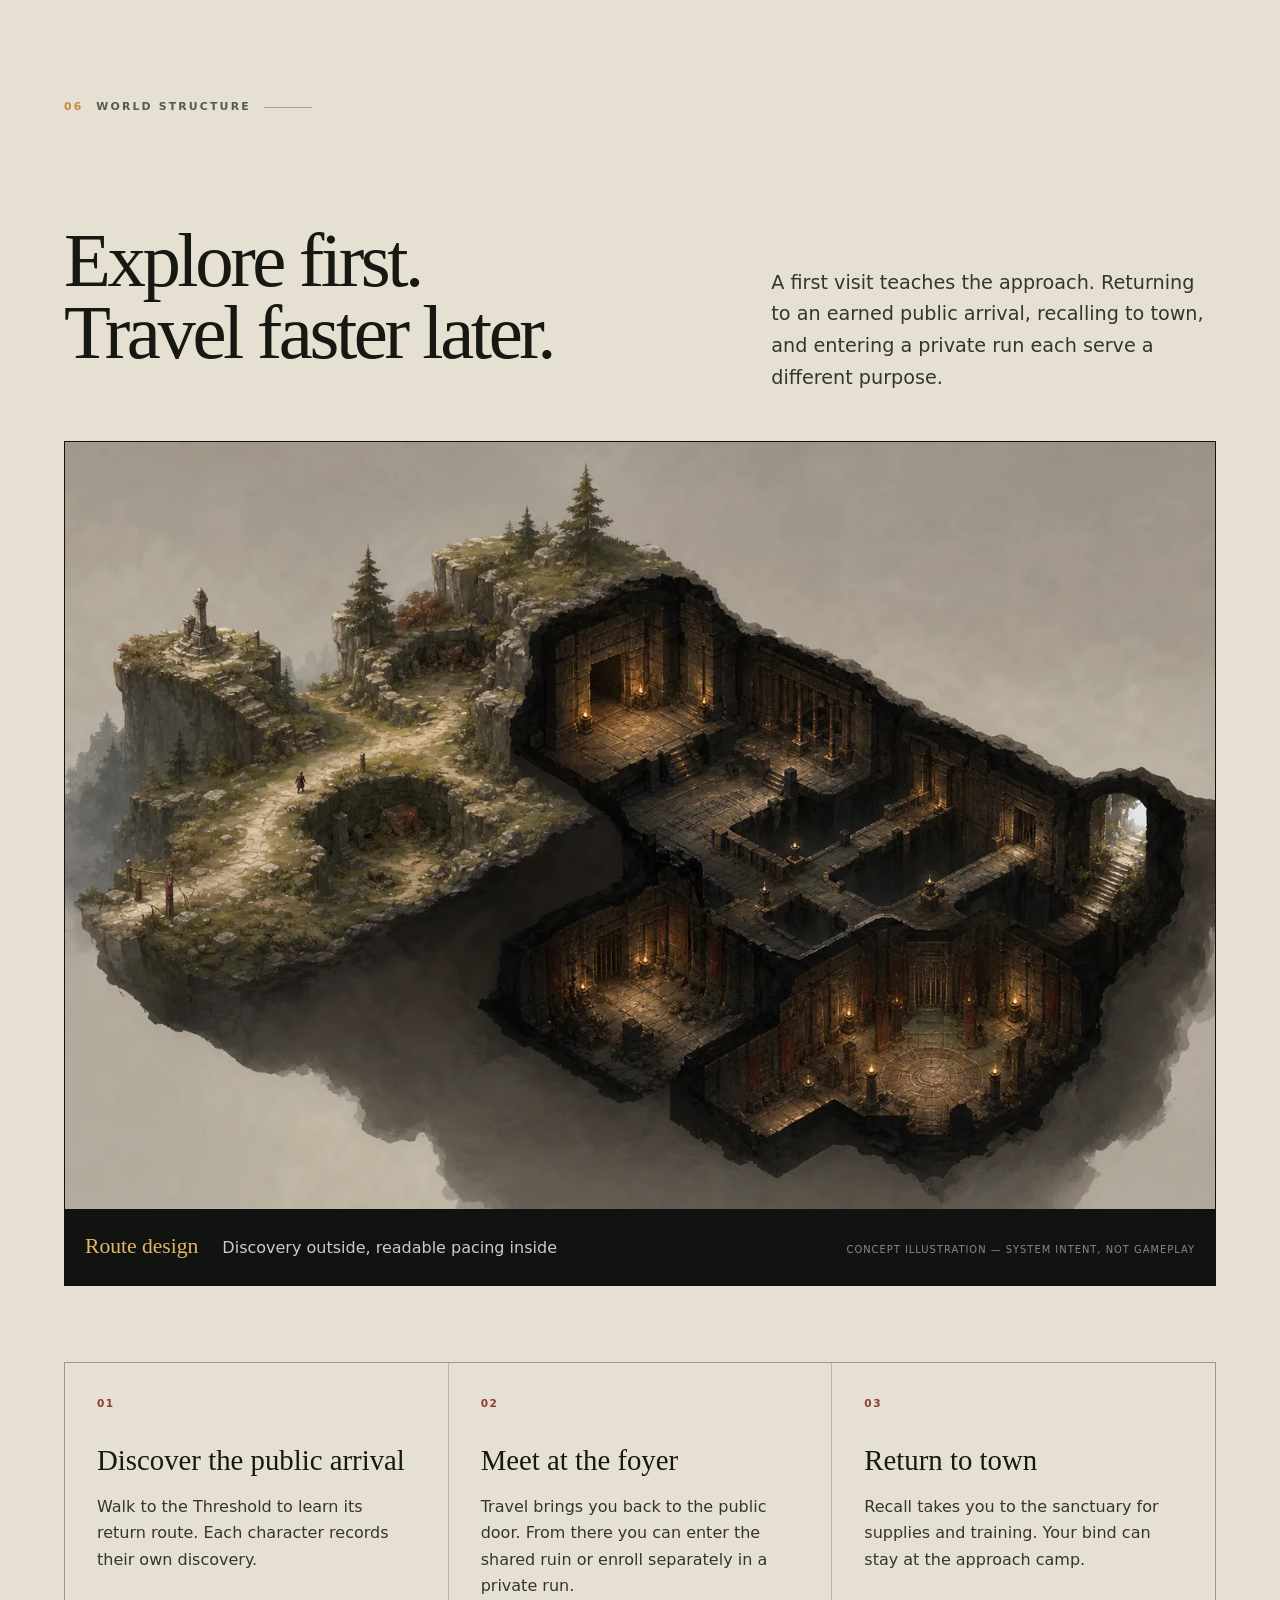
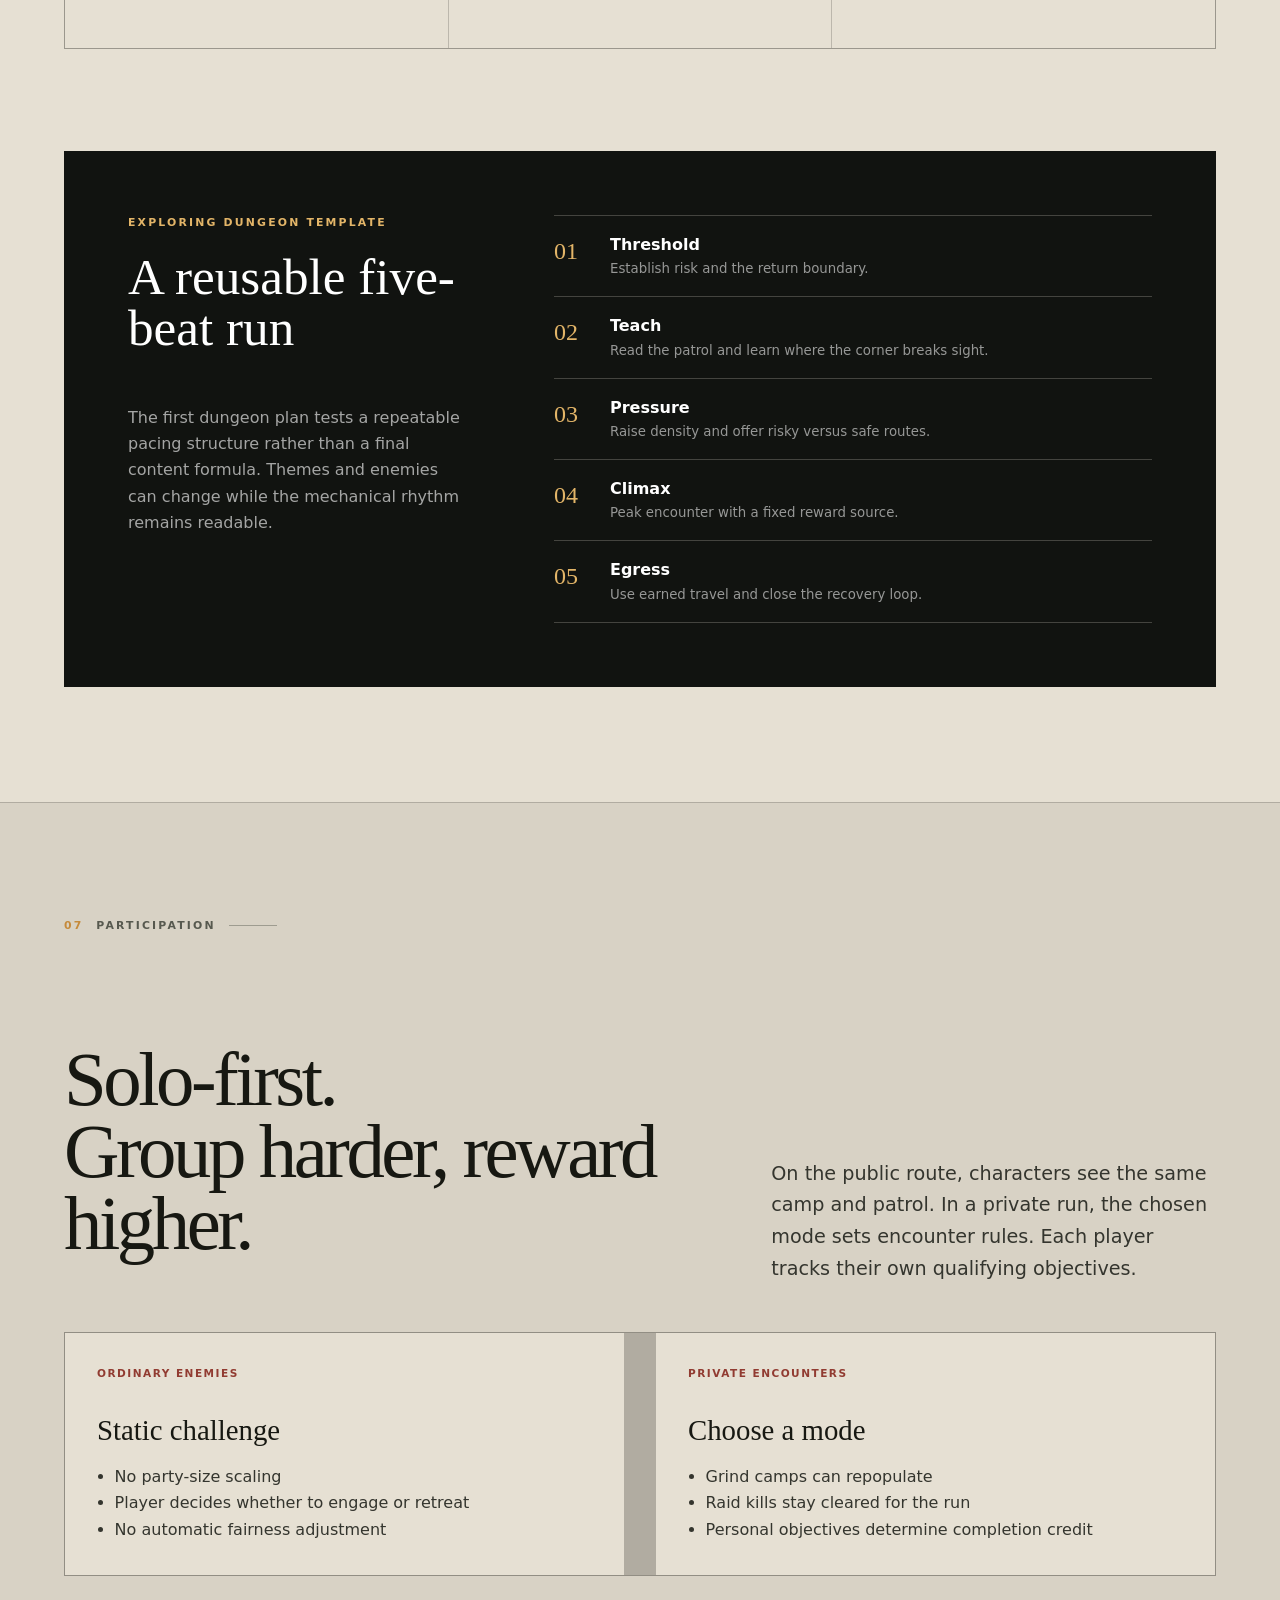
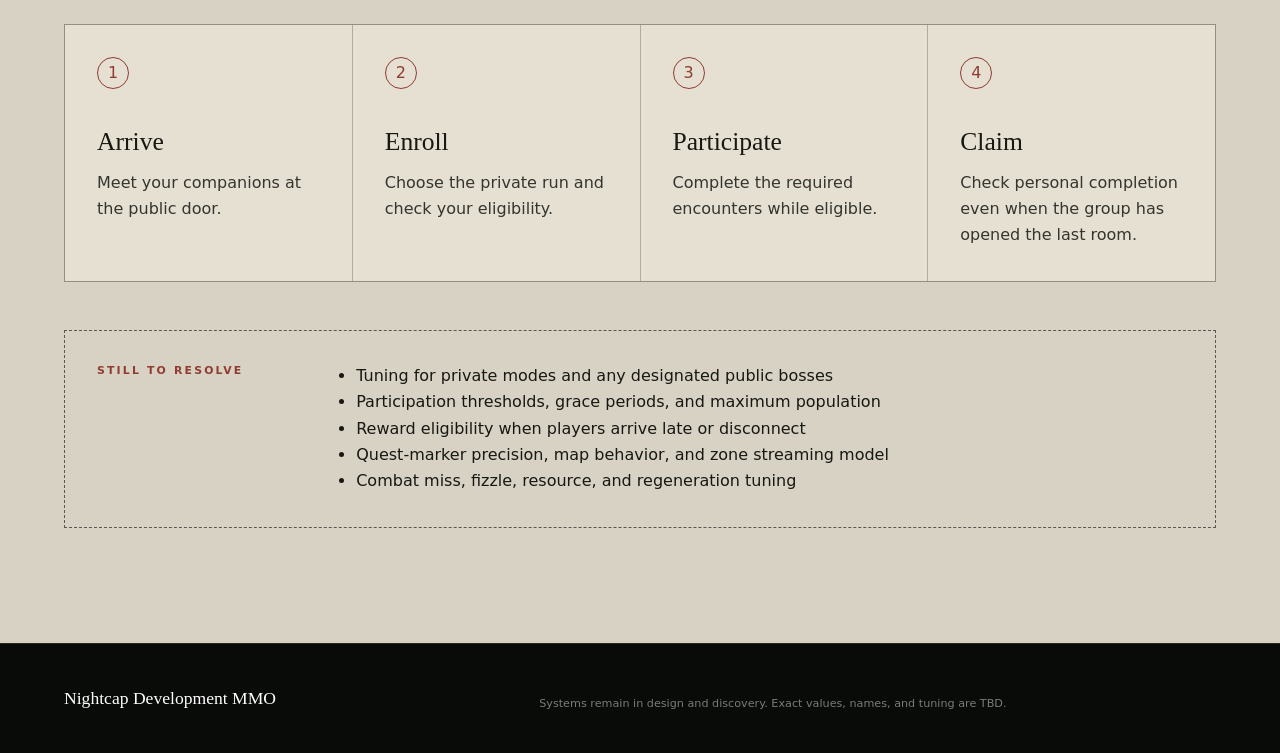
<file: game-design.html>
<!doctype html>
<html lang="en">
  <head>
    <meta charset="utf-8">
    <meta name="viewport" content="width=device-width, initial-scale=1">
    <meta
      name="description"
      content="A mechanics-first overview of character building, abilities, equipment, combat, zones, and encounters in the Nightcap MMO design."
    >
    <meta name="theme-color" content="#111310">
    <title>Game Design — Nightcap MMO Concept</title>
    <link rel="icon" href="data:,">
    <link rel="stylesheet" href="styles.css">
    <link rel="stylesheet" href="game-design.css">
  </head>
  <body class="design-page">
    <a class="skip-link" href="#main-content">Skip to game design</a>

    <header class="site-header">
      <a class="wordmark" href="index.html" aria-label="Nightcap MMO concept home">
        <span class="wordmark-mark" aria-hidden="true"></span>
        <span>
          <strong>Nightcap</strong>
          <small>MMO concept</small>
        </span>
      </a>

      <nav class="site-nav" aria-label="Site sections">
        <a href="index.html">World concept</a>
        <a href="game-design.html" aria-current="page">Game design</a>
        <a href="world-atlas.html">World Atlas</a>
        <a href="race.html">Race</a>
      </nav>

      <span class="status-chip">Provisional systems</span>
    </header>

    <main id="main-content">
      <section class="design-hero" aria-labelledby="design-title">
        <div class="page-shell design-hero-content">
          <p class="eyebrow">Mechanics, progression, and play structure</p>
          <h1 id="design-title">Build deliberately.<br>Learn by doing.</h1>
          <p class="hero-lede">
            A systems-only view of how characters grow, fight, travel, and take on content.
          </p>
        </div>
      </section>

      <section class="design-section" id="systems" aria-labelledby="systems-title">
        <div class="page-shell design-section-grid">
          <div class="design-section-heading">
            <p class="section-kicker"><span>01</span> Design rules</p>
            <h2 id="systems-title">System foundations</h2>
            <p>
              The current direction rewards preparation and practice while keeping every
              required activity possible for one well-built character.
            </p>
          </div>

          <div>
            <div class="design-status" role="note" aria-label="Design status">
              <strong>Provisional</strong>
              <span>Core structures are defined</span>
              <span>Names and numbers remain TBD</span>
            </div>

            <div class="principle-list">
              <article>
                <span>01</span>
                <div>
                  <h3>Practice changes performance</h3>
                  <p>
                    Weapon and defense skills improve through relevant use within
                    level-band caps. New eligible weapons start at a competent floor;
                    mastery adds an edge rather than repairing a broken baseline.
                  </p>
                </div>
              </article>
              <article>
                <span>02</span>
                <div>
                  <h3>Build choices carry weight</h3>
                  <p>
                    The primary class is permanent. Subclass changes and advancement
                    resets happen at safe locations and carry a meaningful in-game cost.
                  </p>
                </div>
              </article>
              <article>
                <span>03</span>
                <div>
                  <h3>Solo is the baseline</h3>
                  <p>
                    A prepared solo character can complete required encounters. A friend can split a pull or hold facing while a partner casts.
                  </p>
                </div>
              </article>
            </div>

            <div class="progression-loop" aria-label="Progression loop">
              <div><small>Earn</small><strong>Combat XP</strong></div>
              <span aria-hidden="true">→</span>
              <div><small>Choose</small><strong>Level or advancement</strong></div>
              <span aria-hidden="true">→</span>
              <div><small>Shape</small><strong>Abilities and build</strong></div>
              <span aria-hidden="true">→</span>
              <div><small>Test</small><strong>Harder content</strong></div>
            </div>
          </div>
        </div>
      </section>

      <section class="design-section" id="characters" aria-labelledby="characters-title">
        <div class="page-shell">
          <div class="design-section-heading design-section-heading-wide">
            <p class="section-kicker"><span>02</span> Build architecture</p>
            <h2 id="characters-title">One identity.<br>Three class slots.</h2>
            <p>
              Every character combines three distinct classes. Slot order matters: the
              primary defines the character, the secondary fills a real gap, and the
              tertiary adds a narrow final option.
            </p>
          </div>

          <figure class="mechanics-figure">
            <img
              src="assets/concept-art/16-character-build-composition.webp"
              width="1440"
              height="960"
              loading="lazy"
              decoding="async"
              alt="One adventurer shown in three overlapping combat disciplines, with the primary stance most prominent"
            >
            <figcaption>
              <strong>Build composition</strong>
              <span>Primary identity with two deliberate accents</span>
              <small>Concept illustration — system intent, not gameplay</small>
            </figcaption>
          </figure>

          <div class="slot-stack" aria-label="Class slot power hierarchy">
            <article class="slot-primary">
              <p>Primary</p>
              <h3>Complete kit</h3>
              <ul>
                <li>Permanent character choice</li>
                <li>Sets armor and weapon eligibility</li>
                <li>Reaches signature and capstone nodes</li>
              </ul>
            </article>
            <article class="slot-secondary">
              <p>Secondary</p>
              <h3>Meaningful subset</h3>
              <ul>
                <li>Stronger borrowed abilities</li>
                <li>Shallow-to-mid advancement depth</li>
                <li>Replaceable at a safe location</li>
              </ul>
            </article>
            <article class="slot-tertiary">
              <p>Tertiary</p>
              <h3>Light accent</h3>
              <ul>
                <li>Smallest curated ability slice</li>
                <li>Shallow advancement only</li>
                <li>Replaceable at a safe location</li>
              </ul>
            </article>
          </div>

          <div class="build-count">
            <strong>120</strong>
            <p>
              ordered combinations in the six-class first slice:
              <span>6 primary × 5 secondary × 4 tertiary.</span>
            </p>
          </div>

          <div class="class-table-wrap" tabindex="0" aria-label="First-slice class mechanics table">
            <table class="class-table">
              <caption>
                First-slice roster <span>Working names; roster remains Exploring</span>
              </caption>
              <thead>
                <tr>
                  <th scope="col">Class</th>
                  <th scope="col">Primary role</th>
                  <th scope="col">Resource</th>
                  <th scope="col">Borrowed value</th>
                </tr>
              </thead>
              <tbody>
                <tr><th scope="row">Holder</th><td>Mitigation tank</td><td>Energy</td><td>Defensive cooldown + passive mitigation</td></tr>
                <tr><th scope="row">Reaver</th><td>Lifesteal tank</td><td>Energy + HP</td><td>On-hit leech + burst self-heal</td></tr>
                <tr><th scope="row">Warder</th><td>Shield tank</td><td>MP</td><td>Absorb cooldown + minor passive ward</td></tr>
                <tr><th scope="row">Mender</th><td>Reactive healer</td><td>MP</td><td>Burst self-heal</td></tr>
                <tr><th scope="row">Binder</th><td>Lockdown support</td><td>MP</td><td>Hard control or brief slow / interrupt</td></tr>
                <tr><th scope="row">Kindler</th><td>Burst damage</td><td>MP</td><td>High-impact or lighter burst attack</td></tr>
              </tbody>
            </table>
          </div>
        </div>
      </section>

      <section class="design-section" id="abilities" aria-labelledby="abilities-title">
        <div class="page-shell">
          <div class="design-section-heading design-section-heading-wide">
            <p class="section-kicker"><span>03</span> Power and expression</p>
            <h2 id="abilities-title">Abilities grow on<br>three separate axes.</h2>
            <p>
              Builds combine practiced execution, equipped statistics, and points that
              reshape class abilities. Keeping those lanes separate prevents one system
              from selling the same power twice.
            </p>
          </div>

          <div class="power-axes">
            <article>
              <span>Use-trained</span>
              <h3>Skills</h3>
              <p>Improve weapon mastery and active defensive execution through practice.</p>
            </article>
            <article>
              <span>Found and fitted</span>
              <h3>Equipment</h3>
              <p>Supplies offense, defense, control, sustain, utility, and proc strength.</p>
            </article>
            <article>
              <span>Earned and allocated</span>
              <h3>Advancement</h3>
              <p>Changes ability cost, reach, riders, timing, targeting, and behavior.</p>
            </article>
          </div>

          <div class="advancement-layout">
            <div class="advancement-copy">
              <p class="eyebrow">One shared point pool</p>
              <h3>A common tree shape keeps combinations fair.</h3>
              <p>
                Every class follows the same structural skeleton: four incremental spine
                lines, two situational choice nodes, and one primary-only capstone fork.
                Secondary and tertiary slots stop at shallower depth ceilings.
              </p>
              <p>
                Choice nodes are sidegrades, not obvious upgrades. They change when an
                ability is best—single target versus spread, burst versus sustained,
                reactive save versus maintained channel.
              </p>
            </div>
            <ol class="tree-diagram" aria-label="Advancement tree depth">
              <li><span>Spine</span><strong>Efficiency · reach · steady engine · self-preservation</strong></li>
              <li><span>Choice 01</span><strong>Committed single target or outward effect</strong></li>
              <li><span>Choice 02</span><strong>Burst projection or sustained projection</strong></li>
              <li class="tree-capstone"><span>Primary only</span><strong>Reactive trigger or maintained channel</strong></li>
            </ol>
          </div>

          <div class="resource-system">
            <div>
              <p class="eyebrow">Universal resource set</p>
              <h3>Every ability keeps its native cost.</h3>
              <p>
                A three-class build uses the union of the pools its abilities require.
                Extra bars create options, not simultaneous actions.
              </p>
            </div>
            <div class="resource-bars" aria-label="Ability resource behaviors">
              <article class="bar-hp"><span>HP</span><p>Life, plus a cost for select sacrifice and leech abilities.</p></article>
              <article class="bar-mp"><span>MP</span><p>Large and slow-regenerating; built around casting windows and economy.</p></article>
              <article class="bar-energy"><span>Energy</span><p>Smaller and fast-regenerating; a martial spend-and-refill rhythm.</p></article>
            </div>
          </div>

          <div class="ability-heading">
            <h3>First-slice kit rhythms</h3>
            <p>Ability and class labels are working descriptors, not final names.</p>
          </div>
          <div class="ability-grid">
            <article><p>Holder · mitigation</p><h3>Bulwark</h3><span>Guard &amp; Taunt · Grind · Second Wind</span><small>Reduce incoming variance, gather threats, and win through attrition.</small></article>
            <article><p>Reaver · lifesteal</p><h3>Rend</h3><span>Sweep · Frenzy · Second Wind</span><small>Keep attacking to recover damage; losing tempo weakens survival.</small></article>
            <article><p>Warder · shields</p><h3>Aegis</h3><span>Beacon · Warding Blows · Second Light</span><small>Pre-load absorb protection and reinforce it through controlled attacks.</small></article>
            <article><p>Mender · reactive heal</p><h3>Mend</h3><span>Tend · Chip · Endure</span><small>Answer damage with large heals and outlast solo fights with steady offense.</small></article>
            <article><p>Binder · lockdown</p><h3>Bind</h3><span>Snare · Hex · Ward-step</span><small>Prevent attacks through hard control, soft control, and self-peel.</small></article>
            <article><p>Kindler · burst</p><h3>Kindle</h3><span>Scatter · Emberwork · Slip</span><small>Compress damage into short windows and survive through mobility.</small></article>
          </div>
        </div>
      </section>

      <section class="design-section" id="equipment" aria-labelledby="equipment-title">
        <div class="page-shell">
          <div class="design-section-heading design-section-heading-wide">
            <p class="section-kicker"><span>04</span> Itemization</p>
            <h2 id="equipment-title">Eligibility follows the primary.<br>Statistics support the whole build.</h2>
            <p>
              Subclasses never unlock heavier armor or new weapon types. Instead, eligible
              items can carry functional statistics that strengthen abilities from any slot.
            </p>
          </div>

          <figure class="mechanics-figure">
            <img
              src="assets/concept-art/17-equipment-build-flatlay.webp"
              width="1440"
              height="960"
              loading="lazy"
              decoding="async"
              alt="Top-down equipment study showing light, medium, and heavy armor beside weapons, accessories, and augment stones"
            >
            <figcaption>
              <strong>Loadout structure</strong>
              <span>Eligibility sets the frame; statistics shape the build</span>
              <small>Concept illustration — system intent, not gameplay</small>
            </figcaption>
          </figure>

          <div class="equipment-rules">
            <article>
              <span>Armor chassis</span>
              <h3>Light · medium · heavy</h3>
              <p>A primary can wear its own tier or anything lighter, never heavier.</p>
            </article>
            <article>
              <span>Weapon structure</span>
              <h3>Specific types, broader groups</h3>
              <p>Eligibility stays per type; use-trained skill and augment compatibility follow the group.</p>
            </article>
            <article>
              <span>Statistics</span>
              <h3>Function, not class labels</h3>
              <p>Offense, defense, control, sustain, and utility replace a classic attribute layer.</p>
            </article>
          </div>

          <div class="item-layers">
            <article>
              <span class="layer-index">01</span>
              <div><h3>Armor &amp; weapons</h3><p>Strongest expression of primary identity and authored specialization.</p></div>
              <strong>Depth</strong>
            </article>
            <article>
              <span class="layer-index">02</span>
              <div><h3>Specialized hybrid finds</h3><p>Fixed, pre-authored combinations that intentionally support cross-role builds.</p></div>
              <strong>Discovery</strong>
            </article>
            <article>
              <span class="layer-index">03</span>
              <div><h3>Accessories</h3><p>A broad seven-to-eight-slot canvas with lower per-stat ceilings.</p></div>
              <strong>Breadth</strong>
            </article>
            <article>
              <span class="layer-index">04</span>
              <div><h3>Augments</h3><p>Limited correction or sharpening; always weaker than the same stat authored on gear.</p></div>
              <strong>Adjustment</strong>
            </article>
          </div>

          <div class="augment-note">
            <p class="eyebrow">Augment rules</p>
            <p>
              Compatible augments install or replace while out of combat for currency or
              one prepaid service token. Replaced augments survive. Intact removal uses a
              settlement service. Rare multi-family augments gain flexibility, not extra power.
            </p>
          </div>
        </div>
      </section>

      <section class="design-section" id="combat" aria-labelledby="combat-title">
        <div class="page-shell">
          <div class="design-section-heading design-section-heading-wide">
            <p class="section-kicker"><span>05</span> Stakes</p>
            <h2 id="combat-title">Combat rewards judgment.<br>Recovery takes preparation.</h2>
            <p>
              Encounters emphasize target choice, positioning, active defense, resource
              timing, retreat, and preparation. The authoritative server resolves outcomes;
              the client presents and predicts without owning persistent results.
            </p>
          </div>

          <div class="combat-pillars">
            <article><span>Read</span><p>Observe enemy behavior, route risk, and control windows before committing.</p></article>
            <article><span>Commit</span><p>Spend HP, MP, Energy, cooldowns, and positioning against a specific threat.</p></article>
            <article><span>Adapt</span><p>Retreat, change equipment emphasis, practice skills, or reshape ability choices.</p></article>
          </div>

          <div class="death-layout">
            <div>
              <p class="eyebrow">Death model</p>
              <h3>Return to your bind.</h3>
              <p>Set a bind at the approach camp before attempting the ruin. Ordinary death returns you there with equipment, money, level, and earned progress. Prepared actions stay ready.</p>
              <p>The cost is the walk back, the blessings you lost, and the time it takes to summon a companion again.</p>
            </div>
            <ol class="recovery-flow">
              <li><strong>Bind at camp</strong><span>Choose where an ordinary death will return you.</span></li>
              <li><strong>Regroup</strong><span>Recover resources, renew useful buffs, and resummon before the climb.</span></li>
              <li><strong>Change the pull</strong><span>Use the corner or wait for the patrol on the next attempt.</span></li>
            </ol>
          </div>
        </div>
      </section>

      <section class="design-section" id="zones" aria-labelledby="zones-title">
        <div class="page-shell">
          <div class="design-section-heading design-section-heading-wide">
            <p class="section-kicker"><span>06</span> World structure</p>
            <h2 id="zones-title">Explore first.<br>Travel faster later.</h2>
            <p>
              A first visit teaches the approach. Returning to an earned public arrival, recalling to town, and entering a private run each serve a different purpose.
            </p>
          </div>

          <figure class="mechanics-figure">
            <img
              src="assets/concept-art/18-zone-dungeon-route.webp"
              width="1440"
              height="960"
              loading="lazy"
              decoding="async"
              alt="Isometric cutaway connecting an explorable outdoor zone to a branching five-part dungeon route"
            >
            <figcaption>
              <strong>Route design</strong>
              <span>Discovery outside, readable pacing inside</span>
              <small>Concept illustration — system intent, not gameplay</small>
            </figcaption>
          </figure>

          <div class="zone-rules">
            <article>
              <p class="zone-number">01</p>
              <h3>Discover the public arrival</h3>
              <p>Walk to the Threshold to learn its return route. Each character records their own discovery.</p>
            </article>
            <article>
              <p class="zone-number">02</p>
              <h3>Meet at the foyer</h3>
              <p>Travel brings you back to the public door. From there you can enter the shared ruin or enroll separately in a private run.</p>
            </article>
            <article>
              <p class="zone-number">03</p>
              <h3>Return to town</h3>
              <p>Recall takes you to the sanctuary for supplies and training. Your bind can stay at the approach camp.</p>
            </article>
          </div>

          <div class="dungeon-spine">
            <div class="dungeon-spine-copy">
              <p class="eyebrow">Exploring dungeon template</p>
              <h3>A reusable five-beat run</h3>
              <p>
                The first dungeon plan tests a repeatable pacing structure rather than a
                final content formula. Themes and enemies can change while the mechanical
                rhythm remains readable.
              </p>
            </div>
            <ol aria-label="Five-beat dungeon structure">
              <li><span>01</span><strong>Threshold</strong><small>Establish risk and the return boundary.</small></li>
              <li><span>02</span><strong>Teach</strong><small>Read the patrol and learn where the corner breaks sight.</small></li>
              <li><span>03</span><strong>Pressure</strong><small>Raise density and offer risky versus safe routes.</small></li>
              <li><span>04</span><strong>Climax</strong><small>Peak encounter with a fixed reward source.</small></li>
              <li><span>05</span><strong>Egress</strong><small>Use earned travel and close the recovery loop.</small></li>
            </ol>
          </div>
        </div>
      </section>

      <section class="design-section" id="encounters" aria-labelledby="encounters-title">
        <div class="page-shell">
          <div class="design-section-heading design-section-heading-wide">
            <p class="section-kicker"><span>07</span> Participation</p>
            <h2 id="encounters-title">Solo-first.<br>Group harder, reward higher.</h2>
            <p>
              On the public route, characters see the same camp and patrol. In a private run, the chosen mode sets encounter rules. Each player tracks their own qualifying objectives.</p>
          </div>

          <div class="encounter-compare">
            <article>
              <p>Ordinary enemies</p>
              <h3>Static challenge</h3>
              <ul>
                <li>No party-size scaling</li>
                <li>Player decides whether to engage or retreat</li>
                <li>No automatic fairness adjustment</li>
              </ul>
            </article>
            <article>
              <p>Private encounters</p>
              <h3>Choose a mode</h3>
              <ul>
                <li>Grind camps can repopulate</li>
                <li>Raid kills stay cleared for the run</li>
                <li>Personal objectives determine completion credit</li>
              </ul>
            </article>
          </div>

          <div class="enrollment-flow" aria-label="Private run participation">
            <article><span>1</span><strong>Arrive</strong><p>Meet your companions at the public door.</p></article>
            <article><span>2</span><strong>Enroll</strong><p>Choose the private run and check your eligibility.</p></article>
            <article><span>3</span><strong>Participate</strong><p>Complete the required encounters while eligible.</p></article>
            <article><span>4</span><strong>Claim</strong><p>Check personal completion even when the group has opened the last room.</p></article>
          </div>

          <div class="tbd-board">
            <p class="eyebrow">Still to resolve</p>
            <ul>
              <li>Tuning for private modes and any designated public bosses</li>
              <li>Participation thresholds, grace periods, and maximum population</li>
              <li>Reward eligibility when players arrive late or disconnect</li>
              <li>Quest-marker precision, map behavior, and zone streaming model</li>
              <li>Combat miss, fizzle, resource, and regeneration tuning</li>
            </ul>
          </div>
        </div>
      </section>
    </main>

    <footer class="site-footer">
      <div class="page-shell footer-inner">
        <strong>Nightcap Development MMO</strong>
        <p>Systems remain in design and discovery. Exact values, names, and tuning are TBD.</p>
      </div>
    </footer>
  </body>
</html>
</file>
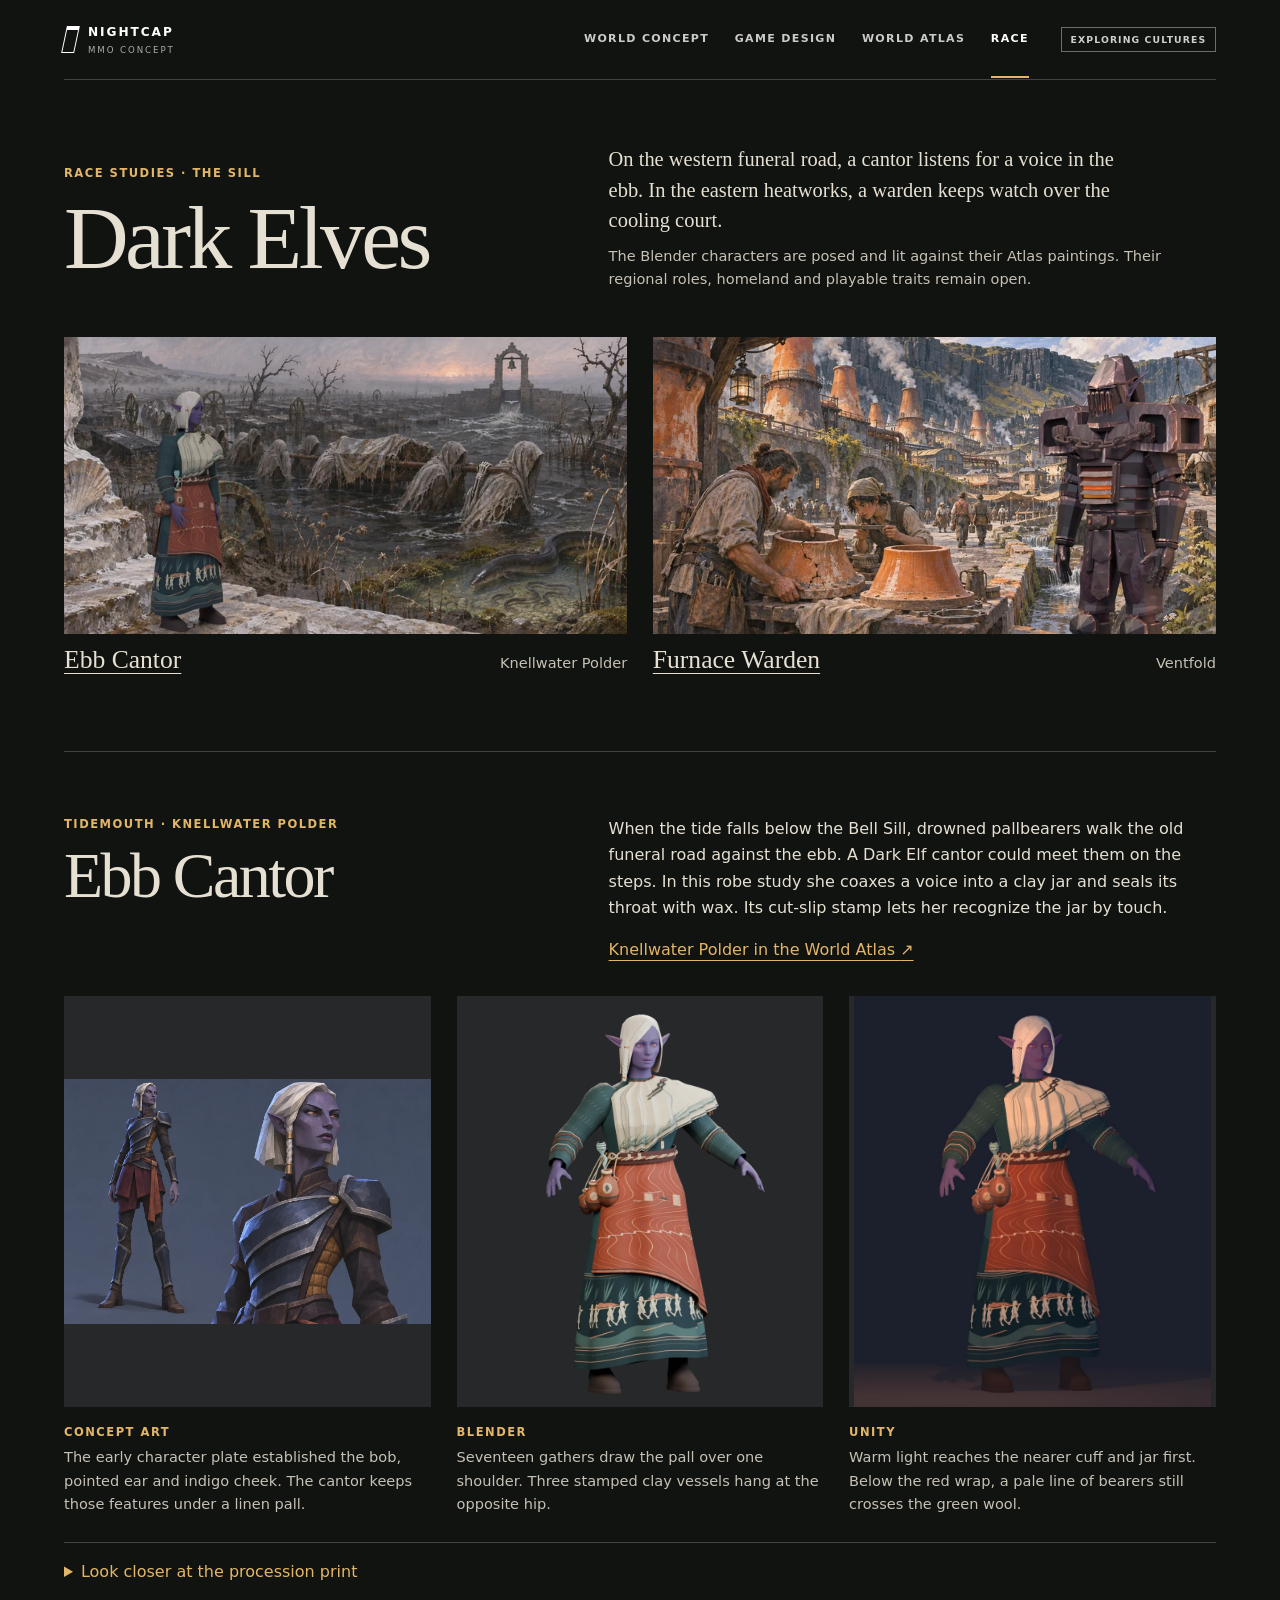
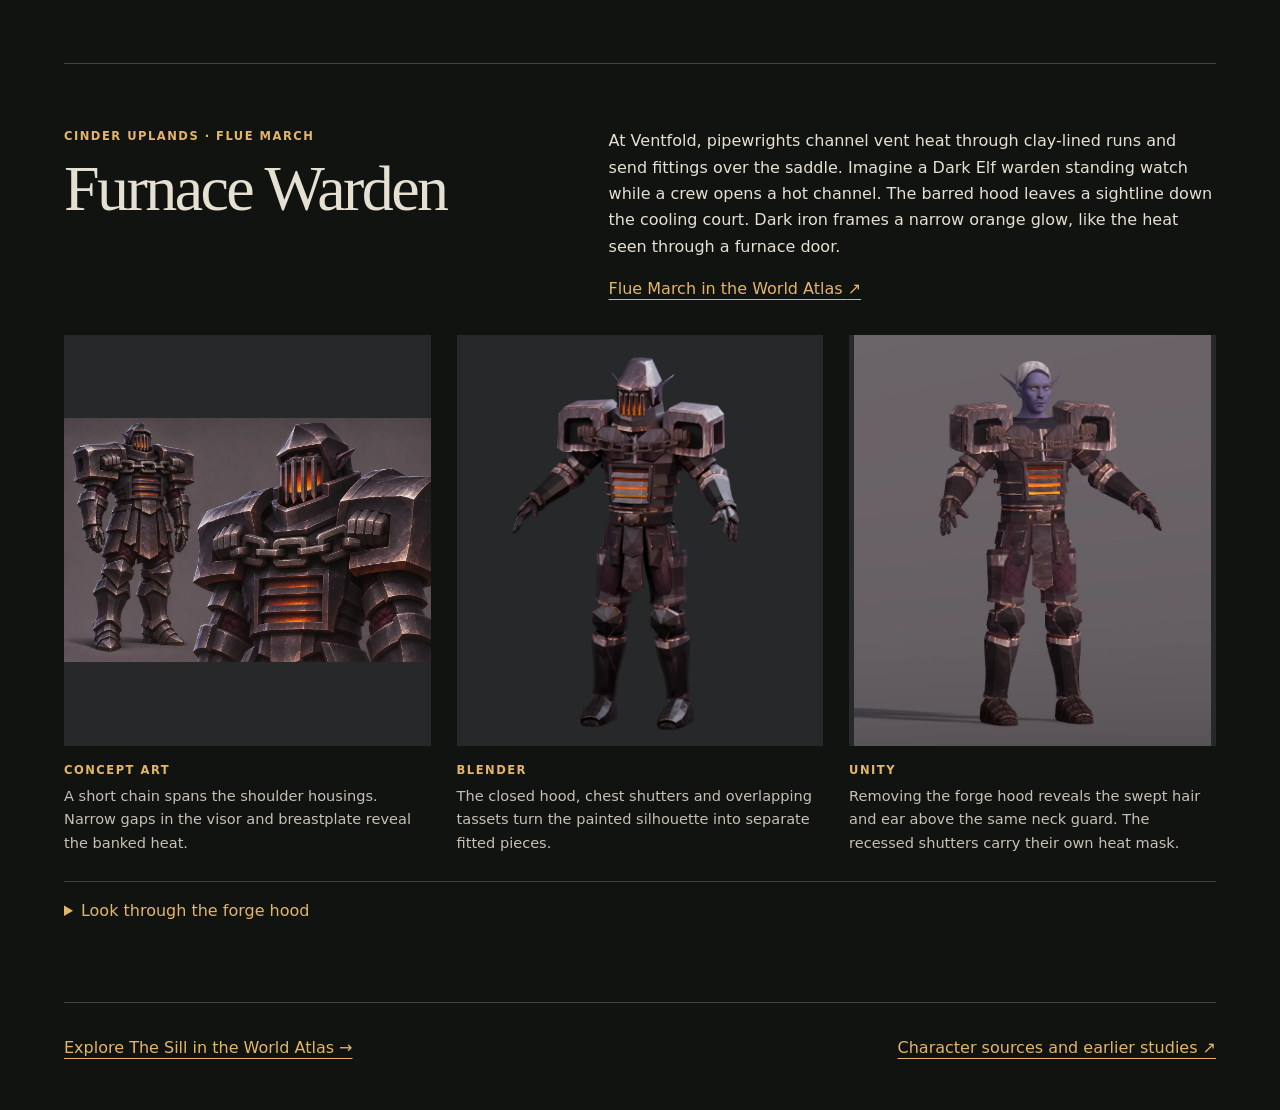
<file: race.html>
<!doctype html>
<html lang="en"><head><meta charset="utf-8"><meta name="viewport" content="width=device-width, initial-scale=1">
<title>Race · Dark Elves of The Sill — Nightcap</title><meta name="description" content="Meet the Ebb Cantor of Knellwater and the Furnace Warden of Ventfold through original Dark Elf concept art, Blender models and Unity renders.">
<meta name="theme-color" content="#111310"><meta property="og:image" content="assets/race/knellwater-funeral-road.webp">
<link rel="icon" href="data:,"><link rel="stylesheet" href="styles.css"><link rel="stylesheet" href="race.css"></head>
<body class="race-page"><a class="skip-link" href="#main-content">Skip to Dark Elves</a><header class="site-header">
      <a class="wordmark" href="index.html" aria-label="Nightcap MMO concept home">
        <span class="wordmark-mark" aria-hidden="true"></span>
        <span><strong>Nightcap</strong><small>MMO concept</small></span>
      </a>
      <nav class="site-nav" aria-label="Site sections">
        <a href="index.html">World concept</a>
        <a href="game-design.html">Game design</a>
        <a href="world-atlas.html">World Atlas</a>
        <a href="race.html" aria-current="page">Race</a>
      </nav>
      <span class="status-chip">Exploring cultures</span>
    </header>
<main id="main-content"><section class="race-intro" aria-labelledby="race-title">
  <div class="race-lead"><div><p class="race-place">Race studies · The Sill</p><h1 id="race-title">Dark Elves</h1></div>
    <div><p class="race-deck">On the western funeral road, a cantor listens for a voice in the ebb. In the eastern heatworks, a warden keeps watch over the cooling court.</p>
    <p class="race-note">The Blender characters are posed and lit against their Atlas paintings. Their regional roles, homeland and playable traits remain open.</p></div></div>
  <div class="regional-views"><figure>
      <a class="race-image" href="assets/race/knellwater-funeral-road.webp"><img src="assets/race/knellwater-funeral-road.webp" srcset="assets/race/knellwater-funeral-road-760.webp 760w, assets/race/knellwater-funeral-road.webp 1774w" sizes="(max-width: 760px) 100vw, (max-width: 1440px) 50vw, 710px" width="1774" height="887" alt="Ebb Cantor stands on the funeral steps in her printed robe. Beyond her, shrouded bearers wade toward the bell." decoding="async" fetchpriority="high"></a>
      <figcaption><a href="#ebb-cantor">Ebb Cantor</a><span>Knellwater Polder</span></figcaption>
    </figure><figure>
      <a class="race-image" href="assets/race/ventfold-heatworks.webp"><img src="assets/race/ventfold-heatworks.webp" srcset="assets/race/ventfold-heatworks-760.webp 760w, assets/race/ventfold-heatworks.webp 1672w" sizes="(max-width: 760px) 100vw, (max-width: 1440px) 50vw, 710px" width="1672" height="941" alt="Furnace Warden watches two pipewrights fit a terracotta collar beside a cooling channel. Chimneys rise on the terraces behind him." decoding="async"></a>
      <figcaption><a href="#furnace-warden">Furnace Warden</a><span>Ventfold</span></figcaption>
    </figure></div>
</section>
<div class="race-studies"><section class="race-study" id="ebb-cantor" aria-labelledby="ebb-cantor-title"><div class="study-heading">
    <div><p class="race-place">Tidemouth · Knellwater Polder</p><h2 id="ebb-cantor-title">Ebb Cantor</h2></div>
    <div><p>When the tide falls below the Bell Sill, drowned pallbearers walk the old funeral road against the ebb. A Dark Elf cantor could meet them on the steps. In this robe study she coaxes a voice into a clay jar and seals its throat with wax. Its cut-slip stamp lets her recognize the jar by touch.</p><a class="atlas-route" href="world-atlas.html#knellwater-view">Knellwater Polder in the World Atlas <span aria-hidden="true">↗</span></a></div></div>
    <div class="study-gallery"><figure><a class="race-image" href="assets/race/character-plate.webp"><img src="assets/race/character-plate.webp" width="1400" height="933" alt="Painted full-length and portrait views of the female Dark Elf with an ivory bob and swept steel shoulder plates." decoding="async" loading="lazy"></a><figcaption><strong>Concept art</strong>The early character plate established the bob, pointed ear and indigo cheek. The cantor keeps those features under a linen pall.</figcaption></figure><figure><a class="race-image" href="assets/race/ebb-blender.webp"><img src="assets/race/ebb-blender.webp" width="800" height="1024" alt="Blender render of the Ebb Cantor with a pleated shoulder, diagonal red chart and clay jars at her hip." decoding="async" loading="lazy"></a><figcaption><strong>Blender</strong>Seventeen gathers draw the pall over one shoulder. Three stamped clay vessels hang at the opposite hip.</figcaption></figure><figure><a class="race-image" href="assets/race/ebb-unity.webp"><img src="assets/race/ebb-unity.webp" width="800" height="920" alt="The same robed character in Unity with warm light on one sleeve and cool shadow across the far hem." decoding="async" loading="lazy"></a><figcaption><strong>Unity</strong>Warm light reaches the nearer cuff and jar first. Below the red wrap, a pale line of bearers still crosses the green wool.</figcaption></figure></div>
    <details class="detail-plate"><summary>Look closer at the procession print</summary><figure><a class="race-image" href="assets/race/procession.webp"><img src="assets/race/procession.webp" width="960" height="720" alt="Garment-scale Unity detail showing pallbearers and their carrying poles continuing across two skirt panels." decoding="async" loading="lazy"></a><figcaption>The pole, shroud and lower dyed bands cross the seam between the front and east skirt panels. Unity garment detail.</figcaption></figure></details></section><section class="race-study" id="furnace-warden" aria-labelledby="furnace-warden-title"><div class="study-heading">
    <div><p class="race-place">Cinder Uplands · Flue March</p><h2 id="furnace-warden-title">Furnace Warden</h2></div>
    <div><p>At Ventfold, pipewrights channel vent heat through clay-lined runs and send fittings over the saddle. Imagine a Dark Elf warden standing watch while a crew opens a hot channel. The barred hood leaves a sightline down the cooling court. Dark iron frames a narrow orange glow, like the heat seen through a furnace door.</p><a class="atlas-route" href="world-atlas.html#flue-view">Flue March in the World Atlas <span aria-hidden="true">↗</span></a></div></div>
    <div class="study-gallery"><figure><a class="race-image" href="assets/race/warden-concept.webp"><img src="assets/race/warden-concept.webp" width="1400" height="933" alt="Furnace Warden concept sheet pairing a full figure in squared iron shoulders with a close view of the glowing barred helm." decoding="async" loading="lazy"></a><figcaption><strong>Concept art</strong>A short chain spans the shoulder housings. Narrow gaps in the visor and breastplate reveal the banked heat.</figcaption></figure><figure><a class="race-image" href="assets/race/warden-blender.webp"><img src="assets/race/warden-blender.webp" width="720" height="900" alt="Blender render of the closed Furnace Warden armor showing the chest shutters, short chain, tassets and plated boots." decoding="async" loading="lazy"></a><figcaption><strong>Blender</strong>The closed hood, chest shutters and overlapping tassets turn the painted silhouette into separate fitted pieces.</figcaption></figure><figure><a class="race-image" href="assets/race/warden-unity.webp"><img src="assets/race/warden-unity.webp" width="800" height="920" alt="Unity render of the armored male Dark Elf with the helm removed, showing ivory hair and the depth of the neck guard." decoding="async" loading="lazy"></a><figcaption><strong>Unity</strong>Removing the forge hood reveals the swept hair and ear above the same neck guard. The recessed shutters carry their own heat mask.</figcaption></figure></div>
    <details class="detail-plate"><summary>Look through the forge hood</summary><figure><a class="race-image" href="assets/race/hood.webp"><img src="assets/race/hood.webp" width="940" height="860" alt="Unity portrait of the closed barred iron hood with amber eyes visible in the opening." decoding="async" loading="lazy"></a><figcaption>The barred shelf gives the eyes a clear line through the hood. The orange sits behind the iron ribs. Unity helmet detail.</figcaption></figure></details></section></div></main>
<footer class="race-footer"><a href="world-atlas.html">Explore The Sill in the World Atlas →</a>
<a href="https://github.com/frank-grimes-jr/nightcap-mmo-proto/tree/feature/dark-elf-character-studies/character-production">Character sources and earlier studies ↗</a></footer></body></html>
</file>
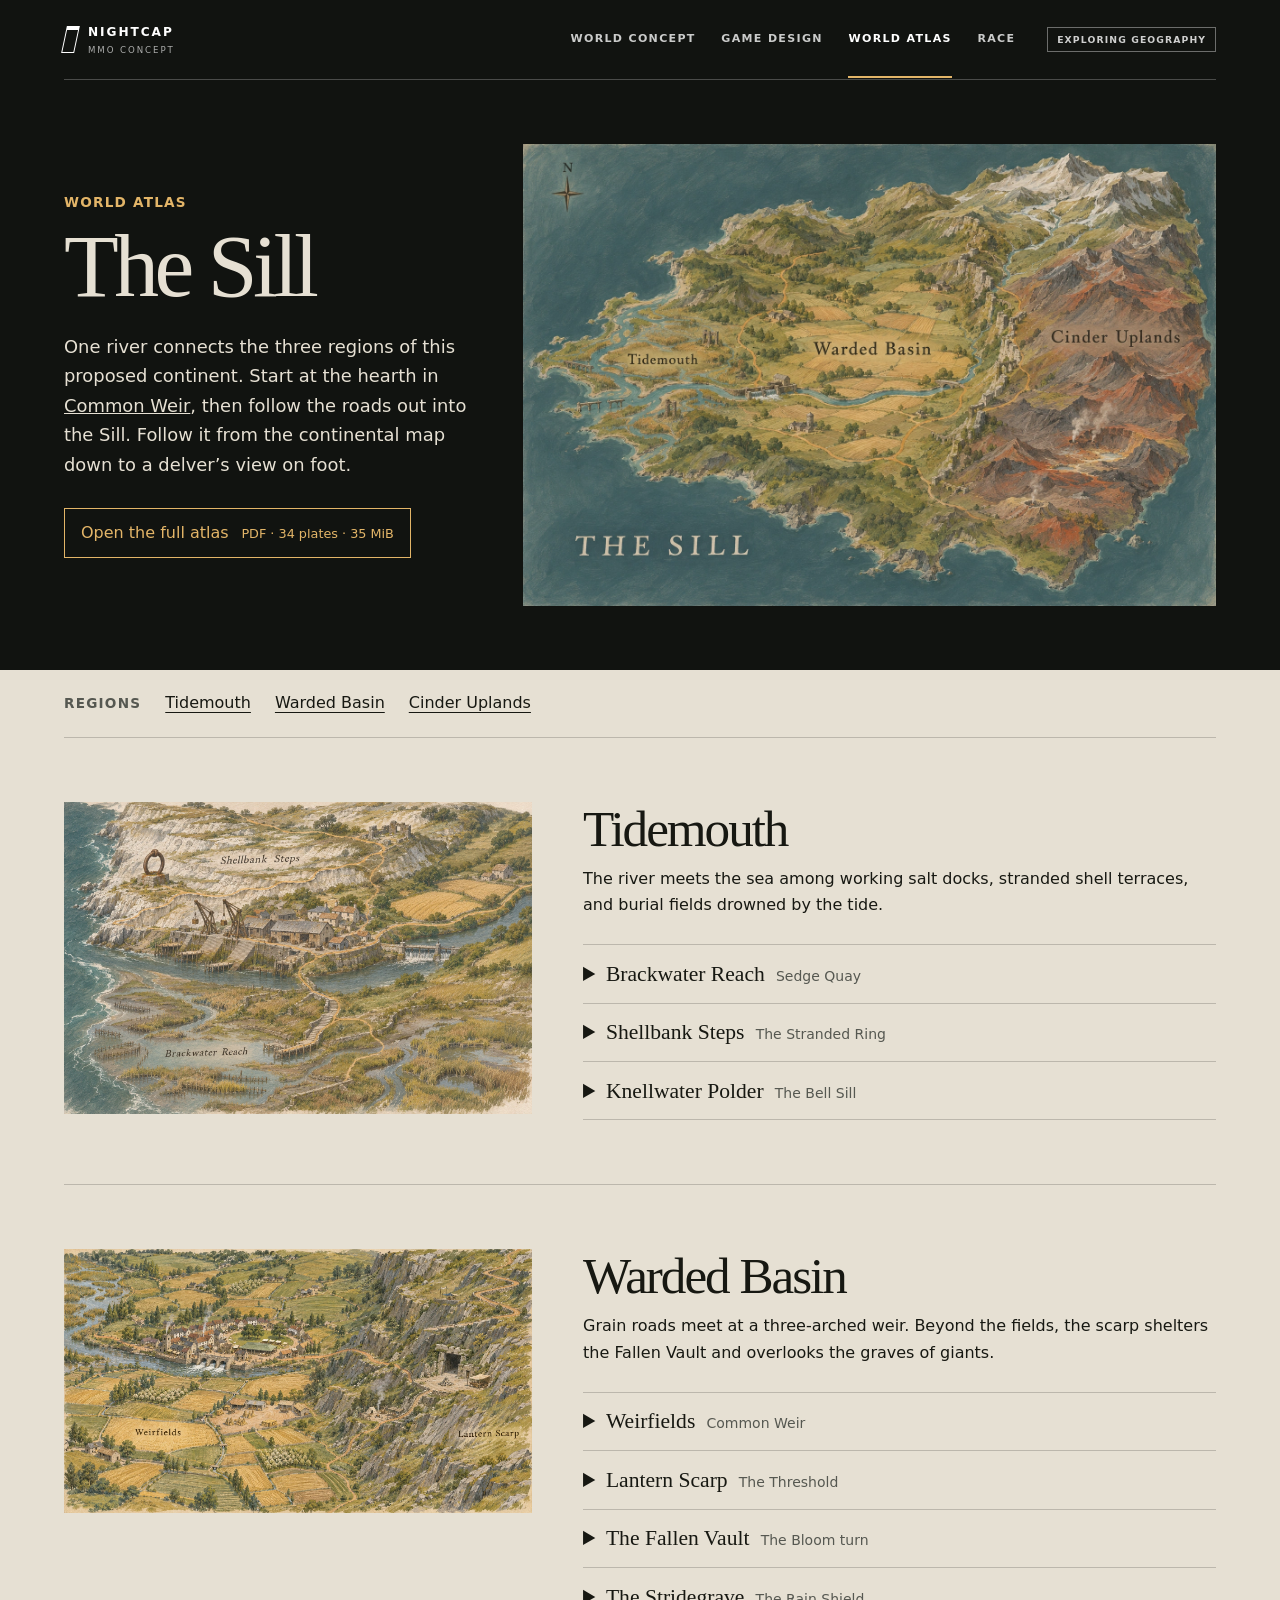
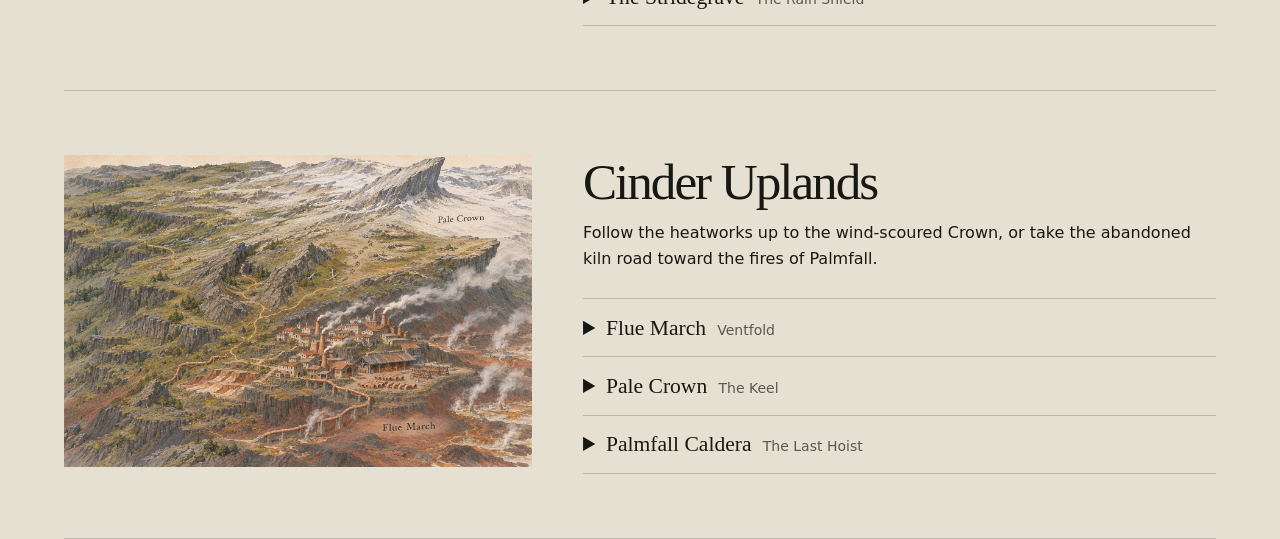
<file: world-atlas.html>
<!doctype html>
<html lang="en">
  <head>
    <meta charset="utf-8">
    <meta name="viewport" content="width=device-width, initial-scale=1">
    <meta name="description" content="Explore The Sill, Nightcap’s illustrated world atlas, from its three regions to cities, wild frontiers, and the Fallen Vault.">
    <meta name="theme-color" content="#111310">
    <title>World Atlas — Nightcap MMO Concept</title>
    <link rel="icon" href="data:,">
    <link rel="stylesheet" href="styles.css">
    <link rel="stylesheet" href="world-atlas.css">
  </head>
  <body class="atlas-page">
    <a class="skip-link" href="#main-content">Skip to world atlas</a>
    <header class="site-header">
      <a class="wordmark" href="index.html" aria-label="Nightcap MMO concept home">
        <span class="wordmark-mark" aria-hidden="true"></span>
        <span><strong>Nightcap</strong><small>MMO concept</small></span>
      </a>
      <nav class="site-nav" aria-label="Site sections">
        <a href="index.html">World concept</a>
        <a href="game-design.html">Game design</a>
        <a href="world-atlas.html" aria-current="page">World Atlas</a>
        <a href="race.html">Race</a>
      </nav>
      <span class="status-chip">Exploring geography</span>
    </header>
    <main id="main-content">
      <section class="atlas-intro page-shell" aria-labelledby="atlas-title">
        <div>
          <p class="atlas-label">World Atlas</p>
          <h1 id="atlas-title">The Sill</h1>
          <p class="atlas-lede">One river connects the three regions of this proposed continent. Start at the hearth in <a href="index.html#sanctuary-title">Common Weir</a>, then follow the roads out into the Sill. Follow it from the continental map down to a delver’s view on foot.</p>
          <a class="atlas-pdf" href="assets/concept-art/the-sill/The-Sill-World-Atlas.pdf">Open the full atlas <small>PDF · 34 plates · 35 MiB</small></a>
        </div>
        <a class="plate-link" href="assets/concept-art/the-sill/l0-the-sill.webp"><img src="assets/concept-art/the-sill/l0-the-sill.webp" fetchpriority="high" decoding="async" alt="Map of The Sill showing Tidemouth in the west, the Warded Basin in the center, and the Cinder Uplands in the east"></a>
      </section>
      <div class="atlas-directory"><div class="page-shell">
        <nav class="region-nav" aria-label="Choose a region"><span>Regions</span><a href="#tidemouth">Tidemouth</a><a href="#warded-basin">Warded Basin</a><a href="#cinder-uplands">Cinder Uplands</a></nav>
        <section class="atlas-region" id="tidemouth" aria-labelledby="l1-tidemouth-title">
          <div class="region-map"><a class="plate-link" href="assets/concept-art/the-sill/l1-tidemouth.webp"><img src="assets/concept-art/the-sill/l1-tidemouth.webp" loading="lazy" decoding="async" alt="Tidemouth regional survey. The river meets the sea among working salt docks, stranded shell terraces, and burial fields drowned by the tide."></a></div>
          <div class="zone-list">
            <h2 id="l1-tidemouth-title">Tidemouth</h2>
            <p>The river meets the sea among working salt docks, stranded shell terraces, and burial fields drowned by the tide.</p>
          <details id="brackwater">
            <summary>Brackwater Reach<span>Sedge Quay</span></summary>
            <p>Read this coast by elevation. Loaded barges stop below the warehouse ridge at Sedge Quay. When water covers the lower treads, porters can still take the raised towpath east toward Weirfields.</p>
            <div class="plate-strip">
              <figure><a class="plate-link" href="assets/concept-art/the-sill/l2-brackwater.webp"><img src="assets/concept-art/the-sill/l2-brackwater.webp" loading="lazy" decoding="async" alt="Estuary channels and a raised towpath converging on a working salt port"></a><figcaption><small>Zone survey</small>Brackwater Reach</figcaption></figure>
              <figure><a class="plate-link" href="assets/concept-art/the-sill/l3-brackwater.webp"><img src="assets/concept-art/the-sill/l3-brackwater.webp" loading="lazy" decoding="async" alt="Sedge Quay’s market lanes and twin timber cranes above the tidal stairs"></a><figcaption><small>Local site</small>Sedge Quay</figcaption></figure>
              <figure><a class="plate-link" href="assets/concept-art/the-sill/l4-brackwater.webp"><img src="assets/concept-art/the-sill/l4-brackwater.webp" loading="lazy" decoding="async" alt="A salt barge unloading below the quay cranes"></a><figcaption><small>Ground view</small>The salt landing</figcaption></figure>
            </div>
          </details>
          <details id="shellbank">
            <summary>Shellbank Steps<span>The Stranded Ring</span></summary>
            <p id="shellbank-view">Shell grit gives way under the low shelf. The raised path keeps its footing and winds behind the last-cycle mooring ring. Both approaches reach the abandoned watch foundation, where a packer can see the estuary below.</p>
            <div class="plate-strip">
              <figure><a class="plate-link" href="assets/concept-art/the-sill/l2-shellbank.webp"><img src="assets/concept-art/the-sill/l2-shellbank.webp" loading="lazy" decoding="async" alt="White shell terraces above a disused harbor"></a><figcaption><small>Zone survey</small>Shellbank Steps</figcaption></figure>
              <figure><a class="plate-link" href="assets/concept-art/the-sill/l3-shellbank.webp"><img src="assets/concept-art/the-sill/l3-shellbank.webp" loading="lazy" decoding="async" alt="A giant iron mooring ring above an old wharf and a raised footpath"></a><figcaption><small>Local site</small>The Stranded Ring</figcaption></figure>
              <figure><a class="plate-link" href="assets/concept-art/the-sill/l4-shellbank.webp"><img src="assets/concept-art/the-sill/l4-shellbank.webp" loading="lazy" decoding="async" alt="A packer tying a mule to the stranded mooring ring"></a><figcaption><small>Ground view</small>A ring above the tide</figcaption></figure>
            </div>
          </details>
          <details id="knellwater">
            <summary>Knellwater Polder<span>The Bell Sill</span></summary>
            <p id="knellwater-view">A sea wall failed around the burial fields below Shellbank Steps. At ebb the drainage ditches empty seaward. A file of drowned pallbearers walks the old funeral road the other way, still trying to carry a litter to the bell.</p>
            <div class="plate-strip">
              <figure><a class="plate-link" href="assets/concept-art/the-sill/l2-knellwater.webp"><img src="assets/concept-art/the-sill/l2-knellwater.webp" loading="lazy" decoding="async" alt="Flooded burial fields enclosed by a pale gravel dike"></a><figcaption><small>Zone survey</small>Knellwater Polder</figcaption></figure>
              <figure><a class="plate-link" href="assets/concept-art/the-sill/l3-knellwater.webp"><img src="assets/concept-art/the-sill/l3-knellwater.webp" loading="lazy" decoding="async" alt="A bell gable over a sluice separating a reed nursery from the grave ditch"></a><figcaption><small>Local site</small>The Bell Sill</figcaption></figure>
              <figure><a class="plate-link" href="assets/concept-art/the-sill/l4-knellwater.webp"><img src="assets/concept-art/the-sill/l4-knellwater.webp" loading="lazy" decoding="async" alt="Shrouded pallbearers wading upstream with a litter"></a><figcaption><small>Ground view</small>The bearers at ebb</figcaption></figure>
            </div>
          </details>
          </div>
        </section>
        <section class="atlas-region" id="warded-basin" aria-labelledby="l1-warded-basin-title">
          <div class="region-map"><a class="plate-link" href="assets/concept-art/the-sill/l1-warded-basin.webp"><img src="assets/concept-art/the-sill/l1-warded-basin.webp" loading="lazy" decoding="async" alt="Warded Basin regional survey. Grain roads meet at a three-arched weir. Beyond the fields, the scarp shelters the Fallen Vault and overlooks the graves of giants."></a></div>
          <div class="zone-list">
            <h2 id="l1-warded-basin-title">Warded Basin</h2>
            <p>Grain roads meet at a three-arched weir. Beyond the fields, the scarp shelters the Fallen Vault and overlooks the graves of giants.</p>
          <details id="weirfields">
            <summary>Weirfields<span>Common Weir</span></summary>
            <p>The exchange sits where the river narrows enough for three sluice arches. Its yard draws the west towpath, the northern levee and the east delvers’ road to a common starting point.</p>
            <div class="plate-strip">
              <figure><a class="plate-link" href="assets/concept-art/the-sill/l2-weirfields.webp"><img src="assets/concept-art/the-sill/l2-weirfields.webp" loading="lazy" decoding="async" alt="Cultivated fields meeting the weir and its green-roofed grain exchange"></a><figcaption><small>Zone survey</small>Weirfields</figcaption></figure>
              <figure><a class="plate-link" href="assets/concept-art/the-sill/l3-weirfields.webp"><img src="assets/concept-art/the-sill/l3-weirfields.webp" loading="lazy" decoding="async" alt="Common Weir’s hearth court and workshops beside three sluice arches"></a><figcaption><small>Local site</small>Common Weir</figcaption></figure>
              <figure><a class="plate-link" href="assets/concept-art/the-sill/l4-weirfields.webp"><img src="assets/concept-art/the-sill/l4-weirfields.webp" loading="lazy" decoding="async" alt="Delvers gathered by a fire in sight of the east gate"></a><figcaption><small>Ground view</small>The evening hearth</figcaption></figure>
            </div>
          </details>
          <details id="scarp">
            <summary>Lantern Scarp<span>The Threshold</span></summary>
            <p>From the fields, the road rises past a sheltered bind camp. A patrol can cross the exposed bend above it. One spur ends at the Fallen Vault’s public Threshold. The main cart road keeps climbing toward the eastern saddle.</p>
            <div class="plate-strip">
              <figure><a class="plate-link" href="assets/concept-art/the-sill/l2-scarp.webp"><img src="assets/concept-art/the-sill/l2-scarp.webp" loading="lazy" decoding="async" alt="A switchback leading from the farms to a doorway in the broken ridge"></a><figcaption><small>Zone survey</small>Lantern Scarp</figcaption></figure>
              <figure><a class="plate-link" href="assets/concept-art/the-sill/l3-scarp.webp"><img src="assets/concept-art/the-sill/l3-scarp.webp" loading="lazy" decoding="async" alt="A sheltered camp below the public arrival stone and enrollment desk"></a><figcaption><small>Local site</small>The Threshold</figcaption></figure>
              <figure><a class="plate-link" href="assets/concept-art/the-sill/l4-scarp.webp"><img src="assets/concept-art/the-sill/l4-scarp.webp" loading="lazy" decoding="async" alt="A traveler touching the arrival stone before the open ruin door"></a><figcaption><small>Ground view</small>The last bend</figcaption></figure>
            </div>
          </details>
          <details id="vault">
            <summary>The Fallen Vault<span>The Bloom turn</span></summary>
            <p id="vault-view">A public Threshold gives way to the pale upper Bloom. Down in the Emberways a short fissure crossing competes with a longer dry gallery. Both lead to the Vault relief. A separate egress leads back toward daylight.</p>
            <div class="plate-strip">
              <figure><a class="plate-link" href="assets/concept-art/the-sill/l2-vault.webp"><img src="assets/concept-art/the-sill/l2-vault.webp" loading="lazy" decoding="async" alt="Cutaway through the Bloom and Emberways to the deep Vault chamber"></a><figcaption><small>Zone survey</small>The Fallen Vault</figcaption></figure>
              <figure><a class="plate-link" href="assets/concept-art/the-sill/l3-vault.webp"><img src="assets/concept-art/the-sill/l3-vault.webp" loading="lazy" decoding="async" alt="A fungus-lined gallery above two approaches to a carved relief"></a><figcaption><small>Local site</small>The Bloom turn</figcaption></figure>
              <figure><a class="plate-link" href="assets/concept-art/the-sill/l4-vault.webp"><img src="assets/concept-art/the-sill/l4-vault.webp" loading="lazy" decoding="async" alt="A delver under a masonry arch watching figures beyond a blind corner"></a><figcaption><small>Ground view</small>Behind the Bloom wall</figcaption></figure>
            </div>
          </details>
          <details id="stridegrave">
            <summary>The Stridegrave<span>The Rain Shield</span></summary>
            <p id="stridegrave-view">A charge of giants drove the road into the earth below Lantern Scarp. Freight wagons still lie flattened in its ruts. One fallen shield catches a pond of rainwater. Surviving shield-bearers carry their dead there to wash and bury them.</p>
            <div class="plate-strip">
              <figure><a class="plate-link" href="assets/concept-art/the-sill/l2-stridegrave.webp"><img src="assets/concept-art/the-sill/l2-stridegrave.webp" loading="lazy" decoding="async" alt="A giant battlefield with broken spear shafts and a rain-filled shield"></a><figcaption><small>Zone survey</small>The Stridegrave</figcaption></figure>
              <figure><a class="plate-link" href="assets/concept-art/the-sill/l3-stridegrave.webp"><img src="assets/concept-art/the-sill/l3-stridegrave.webp" loading="lazy" decoding="async" alt="A fallen bronze shield draining through its buckle into a stream"></a><figcaption><small>Local site</small>The Rain Shield</figcaption></figure>
              <figure><a class="plate-link" href="assets/concept-art/the-sill/l4-stridegrave.webp"><img src="assets/concept-art/the-sill/l4-stridegrave.webp" loading="lazy" decoding="async" alt="A giant sentry raising one hand while mourners carry their dead"></a><figcaption><small>Ground view</small>Beneath the shield rim</figcaption></figure>
            </div>
          </details>
          </div>
        </section>
        <section class="atlas-region" id="cinder-uplands" aria-labelledby="l1-cinder-uplands-title">
          <div class="region-map"><a class="plate-link" href="assets/concept-art/the-sill/l1-cinder-uplands.webp"><img src="assets/concept-art/the-sill/l1-cinder-uplands.webp" loading="lazy" decoding="async" alt="Cinder Uplands regional survey. Follow the heatworks up to the wind-scoured Crown, or take the abandoned kiln road toward the fires of Palmfall."></a></div>
          <div class="zone-list">
            <h2 id="l1-cinder-uplands-title">Cinder Uplands</h2>
            <p>Follow the heatworks up to the wind-scoured Crown, or take the abandoned kiln road toward the fires of Palmfall.</p>
          <details id="flue">
            <summary>Flue March<span>Ventfold</span></summary>
            <p id="flue-view">Old vents open at the feet of stepped basalt. Ventfold concentrates the heat in clay-lined channels, then carts fittings back over the saddle. The road climbs above the pipes before it turns north toward the Crown.</p>
            <div class="plate-strip">
              <figure><a class="plate-link" href="assets/concept-art/the-sill/l2-flue.webp"><img src="assets/concept-art/the-sill/l2-flue.webp" loading="lazy" decoding="async" alt="A city of ceramic flues on stepped basalt terraces"></a><figcaption><small>Zone survey</small>Flue March</figcaption></figure>
              <figure><a class="plate-link" href="assets/concept-art/the-sill/l3-flue.webp"><img src="assets/concept-art/the-sill/l3-flue.webp" loading="lazy" decoding="async" alt="Ventfold’s heatworks, cooling court, and terraced freight ramps"></a><figcaption><small>Local site</small>Ventfold</figcaption></figure>
              <figure><a class="plate-link" href="assets/concept-art/the-sill/l4-flue.webp"><img src="assets/concept-art/the-sill/l4-flue.webp" loading="lazy" decoding="async" alt="Pipewrights inspecting a terracotta collar above a condensate runnel"></a><figcaption><small>Ground view</small>The cooling court</figcaption></figure>
            </div>
          </details>
          <details id="crown">
            <summary>Pale Crown<span>The Keel</span></summary>
            <p>Pale mineral crust coats the high plateau beneath its stone keel. A sheltered fold lets a lone surveyor approach the open shelf and withdraw after reading the tracks. Meltwater collects in the deepest prints.</p>
            <div class="plate-strip">
              <figure><a class="plate-link" href="assets/concept-art/the-sill/l2-crown.webp"><img src="assets/concept-art/the-sill/l2-crown.webp" loading="lazy" decoding="async" alt="High pale ridges leading to a rock shaped like a ship’s keel"></a><figcaption><small>Zone survey</small>Pale Crown</figcaption></figure>
              <figure><a class="plate-link" href="assets/concept-art/the-sill/l3-crown.webp"><img src="assets/concept-art/the-sill/l3-crown.webp" loading="lazy" decoding="async" alt="An exposed shelf beside a sheltered cleft under the crag"></a><figcaption><small>Local site</small>The Keel</figcaption></figure>
              <figure><a class="plate-link" href="assets/concept-art/the-sill/l4-crown.webp"><img src="assets/concept-art/the-sill/l4-crown.webp" loading="lazy" decoding="async" alt="An immense water-filled track on the wind-scoured plateau"></a><figcaption><small>Ground view</small>The wind shelf</figcaption></figure>
            </div>
          </details>
          <details id="palmfall">
            <summary>Palmfall Caldera<span>The Last Hoist</span></summary>
            <p id="palmfall-view">A god pressed its hand into the mountain beyond Flue March. Four long gouges and a thumb cut across the old kiln district. An eruption has filled the palm with fire. Lava follows the lowest fingers past the roofs of buried workshops.</p>
            <div class="plate-strip">
              <figure><a class="plate-link" href="assets/concept-art/the-sill/l2-palmfall.webp"><img src="assets/concept-art/the-sill/l2-palmfall.webp" loading="lazy" decoding="async" alt="Lava running through the finger furrows of an immense handprint"></a><figcaption><small>Zone survey</small>Palmfall Caldera</figcaption></figure>
              <figure><a class="plate-link" href="assets/concept-art/the-sill/l3-palmfall.webp"><img src="assets/concept-art/the-sill/l3-palmfall.webp" loading="lazy" decoding="async" alt="A ruined freight hoist beside a sheltered nest above the lava channels"></a><figcaption><small>Local site</small>The Last Hoist</figcaption></figure>
              <figure><a class="plate-link" href="assets/concept-art/the-sill/l4-palmfall.webp"><img src="assets/concept-art/the-sill/l4-palmfall.webp" loading="lazy" decoding="async" alt="A plated hoodback guarding its brood above an erupting basin"></a><figcaption><small>Ground view</small>The brood shelf</figcaption></figure>
            </div>
          </details>
          </div>
        </section>
      </div></div>
    </main>
  </body>
</html>
</file>
<file: styles.css>
:root {
  --ink: #171812;
  --ink-soft: #34352e;
  --paper: #e6e0d3;
  --paper-deep: #cec4b1;
  --night: #111310;
  --night-soft: #1b1e1a;
  --line: rgb(23 24 18 / 20%);
  --line-light: rgb(230 224 211 / 24%);
  --amber: #c58a3b;
  --amber-light: #e3b568;
  --red: #913b31;
  --blue: #9ec6d5;
  --muted: #565851;
  --serif: Georgia, "Times New Roman", serif;
  --sans: Inter, ui-sans-serif, system-ui, -apple-system, BlinkMacSystemFont, "Segoe UI", sans-serif;
  --shell: min(90rem, calc(100% - 2rem));
  --section-space: clamp(5rem, 10vw, 10rem);
}

*,
*::before,
*::after {
  box-sizing: border-box;
}

html {
  scroll-behavior: smooth;
  scroll-padding-top: 5rem;
}

body {
  margin: 0;
  background: var(--paper);
  color: var(--ink);
  font-family: var(--sans);
  font-size: 1rem;
  line-height: 1.65;
  text-rendering: optimizeLegibility;
}

img {
  display: block;
  max-width: 100%;
  height: auto;
}

figure,
blockquote,
p,
h1,
h2,
h3 {
  margin-top: 0;
}

a {
  color: inherit;
}

.skip-link {
  position: fixed;
  z-index: 100;
  top: 0.75rem;
  left: 0.75rem;
  padding: 0.7rem 1rem;
  background: var(--paper);
  color: var(--ink);
  font-weight: 700;
  transform: translateY(-160%);
  transition: transform 160ms ease;
}

.skip-link:focus {
  transform: translateY(0);
}

:focus-visible {
  outline: 2px solid var(--amber-light);
  outline-offset: 4px;
}

.page-shell {
  width: var(--shell);
  margin-inline: auto;
}

.site-header {
  position: absolute;
  z-index: 20;
  inset: 0 0 auto;
  display: flex;
  align-items: center;
  flex-wrap: wrap;
  align-content: center;
  gap: 0.25rem 1rem;
  width: var(--shell);
  min-height: 7.5rem;
  padding-block: 0.75rem;
  margin-inline: auto;
  border-bottom: 1px solid rgb(255 255 255 / 24%);
  color: #fff;
}

.wordmark {
  display: inline-flex;
  align-items: center;
  gap: 0.7rem;
  margin-right: auto;
  text-decoration: none;
  text-transform: uppercase;
  letter-spacing: 0.12em;
}

.wordmark-mark {
  width: 0.8rem;
  height: 1.7rem;
  border: 1px solid currentColor;
  border-top-width: 4px;
  transform: skewX(-12deg);
}

.wordmark strong,
.wordmark small {
  display: block;
}

.wordmark strong {
  font-size: 0.76rem;
}

.wordmark small {
  margin-top: 0.08rem;
  color: rgb(255 255 255 / 65%);
  font-size: 0.54rem;
}

.site-nav {
  order: 3;
  display: flex;
  align-items: center;
  gap: 1.25rem;
  width: 100%;
}

.site-nav a {
  position: relative;
  padding-block: 0.35rem;
  color: rgb(255 255 255 / 78%);
  font-size: 0.69rem;
  font-weight: 700;
  letter-spacing: 0.12em;
  text-decoration: none;
  text-transform: uppercase;
}

.site-nav a::after {
  position: absolute;
  right: 0;
  bottom: -1px;
  left: 0;
  height: 2px;
  background: var(--amber-light);
  content: "";
  transform: scaleX(0);
  transform-origin: left;
  transition: transform 160ms ease;
}

.site-nav a:hover::after,
.site-nav a:focus-visible::after,
.site-nav a[aria-current="page"]::after {
  transform: scaleX(1);
}

.site-nav a[aria-current="page"] {
  color: #fff;
}

.status-chip {
  display: none;
  padding: 0.35rem 0.55rem;
  border: 1px solid rgb(255 255 255 / 38%);
  color: rgb(255 255 255 / 80%);
  font-size: 0.58rem;
  font-weight: 700;
  letter-spacing: 0.12em;
  line-height: 1.2;
  text-transform: uppercase;
  white-space: nowrap;
}

.hero {
  position: relative;
  display: grid;
  min-height: min(58rem, 100svh);
  overflow: hidden;
  background: #25271f;
  color: #fff;
  isolation: isolate;
}

.hero-image,
.hero-shade {
  position: absolute;
  z-index: -2;
  inset: 0;
  width: 100%;
  height: 100%;
}

.hero-image {
  object-fit: cover;
  object-position: 58% center;
}

.hero-shade {
  z-index: -1;
  background:
    linear-gradient(90deg, rgb(11 13 10 / 88%) 0%, rgb(11 13 10 / 44%) 52%, transparent 78%),
    linear-gradient(0deg, rgb(11 13 10 / 62%) 0%, transparent 46%);
}

.hero-content {
  align-self: center;
  padding-block: 8rem 10rem;
}

.eyebrow,
.section-kicker,
.class-role {
  margin-bottom: 1.3rem;
  font-size: 0.68rem;
  font-weight: 800;
  letter-spacing: 0.2em;
  line-height: 1.4;
  text-transform: uppercase;
}

.eyebrow {
  color: var(--amber-light);
}

.hero h1,
.section h2,
.ruin-section h2,
.identity-section h2,
.closing-section h2 {
  font-family: var(--serif);
  font-weight: 400;
  letter-spacing: -0.045em;
  line-height: 0.93;
}

.hero h1 {
  max-width: 10ch;
  margin-bottom: 1.5rem;
  font-size: clamp(4.2rem, 11vw, 10rem);
  text-wrap: balance;
}

.hero-lede {
  max-width: 38rem;
  margin-bottom: 2.2rem;
  color: rgb(255 255 255 / 78%);
  font-size: clamp(1rem, 2vw, 1.2rem);
}

.text-link {
  display: inline-flex;
  align-items: center;
  gap: 0.8rem;
  padding-bottom: 0.35rem;
  border-bottom: 1px solid currentColor;
  font-size: 0.68rem;
  font-weight: 800;
  letter-spacing: 0.16em;
  text-decoration: none;
  text-transform: uppercase;
}

.text-link span {
  color: var(--amber-light);
  font-size: 1rem;
  transition: transform 160ms ease;
}

.text-link:hover span {
  transform: translateY(0.2rem);
}

.text-link-light {
  color: #fff;
}

.concept-notice {
  position: absolute;
  right: 0;
  bottom: 0;
  left: 0;
  display: grid;
  gap: 0.3rem;
  padding: 1rem;
  border-top: 1px solid rgb(255 255 255 / 18%);
  background: rgb(9 11 8 / 82%);
  backdrop-filter: blur(8px);
}

.concept-notice strong {
  color: var(--amber-light);
  font-size: 0.64rem;
  letter-spacing: 0.14em;
  text-transform: uppercase;
}

.concept-notice span {
  max-width: 55rem;
  color: rgb(255 255 255 / 70%);
  font-size: 0.75rem;
  line-height: 1.45;
}

.section {
  padding-block: var(--section-space);
}

.section-kicker {
  display: flex;
  align-items: center;
  gap: 0.8rem;
  color: #57594f;
}

.section-kicker span {
  color: var(--amber);
}

.section-kicker::after {
  width: 3rem;
  height: 1px;
  background: currentColor;
  content: "";
  opacity: 0.45;
}

.section-kicker-light {
  color: rgb(255 255 255 / 62%);
}

.section h2,
.ruin-section h2,
.identity-section h2 {
  margin-bottom: 2rem;
  font-size: clamp(3rem, 7vw, 6.6rem);
}

.premise-section {
  background: var(--paper);
}

.premise-layout {
  display: grid;
  gap: 3rem;
}

.premise-copy {
  max-width: 43rem;
}

.premise-copy > p:not(.lead-copy) {
  max-width: 38rem;
  color: #4f5149;
}

.lead-copy {
  color: var(--ink-soft);
  font-family: var(--serif);
  font-size: clamp(1.4rem, 3vw, 2.15rem);
  line-height: 1.38;
}

.status-note {
  display: grid;
  grid-template-columns: auto 1fr;
  gap: 0.8rem;
  max-width: 38rem;
  margin-top: 2rem;
  padding-top: 1.2rem;
  border-top: 1px solid var(--line);
}

.status-note p {
  margin: 0;
  color: #5b5d54;
  font-size: 0.78rem;
}

.status-dot {
  width: 0.48rem;
  height: 0.48rem;
  margin-top: 0.4rem;
  border: 1px solid var(--amber);
  border-radius: 50%;
  box-shadow: inset 0 0 0 2px var(--paper);
  background: var(--amber);
}

.world-section {
  overflow: hidden;
  background: var(--night);
  color: var(--paper);
}

.split-heading {
  display: grid;
  gap: 1.5rem;
  align-items: end;
  margin-bottom: clamp(2.5rem, 6vw, 5rem);
}

.split-heading > p,
.split-heading > div:last-child {
  max-width: 34rem;
  color: rgb(230 224 211 / 65%);
}

.split-heading h2 {
  margin-bottom: 0;
}

.feature-figure {
  position: relative;
  margin-bottom: 0;
}

.feature-figure img {
  width: 100%;
}

.tilt-figure::before {
  position: absolute;
  inset: 0;
  border: 1px solid rgb(255 255 255 / 12%);
  content: "";
  pointer-events: none;
}

.image-caption-overlay {
  position: absolute;
  right: 0;
  bottom: 0;
  left: 0;
  display: grid;
  grid-template-columns: auto 1fr auto;
  align-items: center;
  gap: 1rem;
  padding: 1rem;
  background: linear-gradient(0deg, rgb(0 0 0 / 68%), transparent);
  color: rgb(255 255 255 / 75%);
  font-size: 0.58rem;
  font-weight: 800;
  letter-spacing: 0.16em;
  text-transform: uppercase;
}

.caption-line {
  height: 1px;
  background: linear-gradient(90deg, #7c9a77, var(--amber));
}

.world-principles {
  display: grid;
  margin-top: 2rem;
  border-top: 1px solid var(--line-light);
}

.world-principles article {
  padding-block: 1.6rem;
  border-bottom: 1px solid var(--line-light);
}

.principle-number {
  color: var(--amber-light);
  font-family: var(--serif);
  font-size: 0.78rem;
}

.world-principles h3 {
  margin: 0.4rem 0 0.5rem;
  font-family: var(--serif);
  font-size: 1.45rem;
  font-weight: 400;
}

.world-principles p {
  margin: 0;
  color: rgb(230 224 211 / 55%);
  font-size: 0.85rem;
}

.sanctuary-section {
  background: var(--paper-deep);
}

.editorial-grid {
  display: grid;
  gap: 4rem;
}

.editorial-card {
  margin: 0;
}

.image-frame {
  position: relative;
  overflow: hidden;
  background: #292b25;
}

.image-frame::after {
  position: absolute;
  inset: 0;
  border: 1px solid rgb(255 255 255 / 12%);
  content: "";
  pointer-events: none;
}

.editorial-card img {
  width: 100%;
  transition: transform 700ms cubic-bezier(0.2, 0.7, 0.2, 1);
}

.editorial-card:hover img {
  transform: scale(1.015);
}

.editorial-card figcaption {
  max-width: 44rem;
  padding-top: 1.5rem;
}

.editorial-card h2,
.editorial-card h3 {
  margin-bottom: 1rem;
  font-family: var(--serif);
  font-weight: 400;
  line-height: 1;
}

.editorial-card h2 {
  font-size: clamp(2.7rem, 5.4vw, 5.5rem);
}

.editorial-card h3 {
  font-size: clamp(2.2rem, 4vw, 3.7rem);
}

.editorial-card figcaption > p:last-child {
  max-width: 34rem;
  color: #505147;
}

.ruin-section {
  position: relative;
  display: grid;
  min-height: 42rem;
  background: #11130f;
  color: #fff;
  isolation: isolate;
}

.ruin-section > img,
.ruin-overlay {
  position: absolute;
  z-index: -2;
  inset: 0;
  width: 100%;
  height: 100%;
}

.ruin-section > img {
  object-fit: cover;
  object-position: center;
}

.ruin-overlay {
  z-index: -1;
  background: linear-gradient(90deg, rgb(6 8 7 / 90%), rgb(6 8 7 / 50%) 55%, transparent);
}

.ruin-copy {
  align-self: end;
  padding-block: 7rem;
}

.ruin-copy p:last-child {
  max-width: 35rem;
  color: rgb(255 255 255 / 66%);
}

.frontier-section {
  background: #d9d1c2;
}

.prototype-section {
  background: #1b1e1a;
  color: var(--paper);
}

.prototype-section .split-heading {
  margin-bottom: 3rem;
}

.prototype-pair,
.prototype-gallery {
  display: grid;
  gap: 1.25rem;
}

.prototype-figure {
  min-width: 0;
  margin: 0;
}

.prototype-frame {
  overflow: hidden;
  border: 1px solid rgb(255 255 255 / 12%);
  background: #252820;
}

.prototype-frame img {
  width: 100%;
  aspect-ratio: 16 / 9;
  object-fit: cover;
}

.prototype-figure figcaption {
  display: flex;
  flex-wrap: wrap;
  justify-content: space-between;
  gap: 0.4rem 1rem;
  padding-top: 0.75rem;
  color: rgb(230 224 211 / 68%);
  font-size: 0.9rem;
}

.prototype-label {
  color: var(--amber-light);
  font-size: 0.875rem;
  font-weight: 800;
  letter-spacing: 0.14em;
  text-transform: uppercase;
}

.prototype-note {
  max-width: 56rem;
  margin: 2rem 0 0;
  color: rgb(230 224 211 / 62%);
}

.prototype-gallery {
  margin-top: clamp(2.5rem, 5vw, 4.5rem);
  padding-top: clamp(2rem, 4vw, 3rem);
  border-top: 1px solid var(--line-light);
}

.frontier-intro {
  display: grid;
  margin-bottom: 3rem;
}

.frontier-intro .lead-copy {
  max-width: 48rem;
}

.crossing-figure {
  margin: 0 0 clamp(6rem, 12vw, 11rem);
}

.crossing-figure img {
  width: 100%;
  background: #ddd5c7;
}

.crossing-figure figcaption {
  display: flex;
  justify-content: space-between;
  gap: 1rem;
  padding-top: 0.8rem;
  border-top: 1px solid var(--line);
  color: #55574e;
  font-size: 0.62rem;
  font-weight: 800;
  letter-spacing: 0.14em;
  text-transform: uppercase;
}

.territory-figure {
  position: relative;
  margin: 0;
  background: var(--night);
  color: #fff;
}

.territory-figure img {
  width: 100%;
}

.territory-figure figcaption {
  padding: clamp(1.5rem, 4vw, 3.5rem);
  background: var(--night);
}

.territory-figure h3 {
  margin-bottom: 1.5rem;
  font-family: var(--serif);
  font-size: clamp(2rem, 5vw, 4.4rem);
  letter-spacing: -0.04em;
  line-height: 1;
}

.territory-figure figcaption > p:last-child {
  max-width: 38rem;
  color: rgb(255 255 255 / 60%);
}

.local-ecology {
  max-width: 62ch;
  margin: 2.5rem 0 0;
  font-size: 1.125rem;
}

.delvers-section {
  background: var(--paper);
}

.split-heading-dark > div:last-child {
  color: #54564d;
}

.working-note {
  padding-top: 1rem;
  border-top: 1px solid var(--line);
  font-size: 0.75rem;
}

.class-grid {
  display: grid;
  grid-template-columns: repeat(2, minmax(0, 1fr));
  gap: 2.5rem 0.8rem;
}

.class-card {
  min-width: 0;
}

.class-image-wrap {
  position: relative;
  overflow: hidden;
  margin-bottom: 1rem;
  background: #262720;
}

.class-image-wrap img {
  width: 100%;
  aspect-ratio: 3 / 4;
  object-fit: cover;
  transition: filter 250ms ease, transform 700ms cubic-bezier(0.2, 0.7, 0.2, 1);
}

.class-card:hover img {
  filter: saturate(1.08) contrast(1.03);
  transform: scale(1.018);
}

.resource {
  position: absolute;
  right: 0.7rem;
  bottom: 0.7rem;
  padding: 0.28rem 0.5rem;
  border: 1px solid rgb(255 255 255 / 20%);
  background: rgb(12 14 12 / 82%);
  font-size: 0.54rem;
  font-weight: 800;
  letter-spacing: 0.12em;
  text-transform: uppercase;
}

.resource-energy {
  color: var(--amber-light);
}

.resource-mp {
  color: #b8ddec;
}

.resource-split {
  color: #d9916c;
}

.class-copy {
  padding-right: 0.3rem;
}

.class-role {
  margin-bottom: 0.25rem;
  color: #55574e;
  font-size: 0.55rem;
}

.class-copy h3 {
  margin-bottom: 0.45rem;
  font-family: var(--serif);
  font-size: clamp(1.65rem, 3vw, 2.35rem);
  font-weight: 400;
  line-height: 1;
}

.class-copy p:last-child {
  margin-bottom: 0;
  color: #55574e;
  font-size: 0.78rem;
  line-height: 1.5;
}

.identity-section {
  padding-block: var(--section-space);
  background: var(--night);
  color: var(--paper);
}

.identity-layout {
  display: grid;
  gap: 3rem;
  align-items: center;
}

.identity-layout figure {
  margin: 0;
}

.identity-layout img {
  width: 100%;
}

.identity-copy > p:not(.section-kicker) {
  max-width: 38rem;
  color: rgb(230 224 211 / 64%);
}

.identity-key {
  display: grid;
  gap: 0.9rem;
  margin-top: 2rem;
  padding-top: 1.5rem;
  border-top: 1px solid var(--line-light);
}

.identity-key span {
  display: flex;
  align-items: center;
  gap: 0.7rem;
  color: rgb(230 224 211 / 74%);
  font-size: 0.68rem;
  font-weight: 700;
  letter-spacing: 0.08em;
  text-transform: uppercase;
}

.identity-key i {
  display: block;
  width: 2rem;
  height: 0.22rem;
  background: currentColor;
}

.identity-key .key-primary {
  width: 4.5rem;
  color: var(--amber-light);
}

.identity-key .key-secondary {
  width: 3rem;
  color: var(--blue);
}

.identity-key .key-tertiary {
  color: #d78c5a;
}

.knowledge-section {
  background: #bfb5a4;
}

.knowledge-layout {
  display: grid;
  gap: 3rem;
  align-items: center;
}

.knowledge-copy > p:not(.section-kicker) {
  max-width: 40rem;
}

.knowledge-steps {
  display: grid;
  grid-template-columns: repeat(3, 1fr);
  margin: 2.2rem 0 0;
  padding: 0;
  border-top: 1px solid var(--line);
  list-style: none;
}

.knowledge-steps li {
  display: grid;
  gap: 0.2rem;
  padding: 1rem 0.5rem 0 0;
  border-right: 1px solid var(--line);
  font-size: 0.65rem;
  font-weight: 800;
  letter-spacing: 0.1em;
  text-transform: uppercase;
}

.knowledge-steps li:last-child {
  border-right: 0;
  padding-left: 0.8rem;
}

.knowledge-steps li:nth-child(2) {
  padding-left: 0.8rem;
}

.knowledge-steps span {
  color: #46463f;
  font-family: var(--serif);
  font-weight: 400;
}

.knowledge-figure {
  position: relative;
  margin: 0;
}

.knowledge-figure img {
  width: 100%;
}

.knowledge-figure figcaption {
  position: absolute;
  right: 0;
  bottom: 0;
  padding: 0.8rem 1rem;
  background: var(--night);
  color: var(--amber-light);
  font-family: var(--serif);
  font-size: 1rem;
  font-style: italic;
}

.closing-section {
  padding-block: clamp(6rem, 12vw, 12rem);
  background:
    linear-gradient(rgb(11 13 10 / 90%), rgb(11 13 10 / 94%)),
    url("assets/concept-art/the-sill/l4-weirfields.webp") center / cover;
  color: #fff;
  text-align: center;
}

.closing-inner {
  display: grid;
  justify-items: center;
}

.closing-section h2 {
  max-width: 19ch;
  margin-bottom: 2rem;
  font-size: clamp(2.8rem, 6vw, 6rem);
}

.closing-section p:not(.eyebrow) {
  max-width: 44rem;
  margin-bottom: 2.5rem;
  color: rgb(255 255 255 / 62%);
}

.site-footer {
  padding-block: 2.5rem;
  border-top: 1px solid rgb(255 255 255 / 12%);
  background: #090b09;
  color: #fff;
}

.footer-inner {
  display: grid;
  gap: 1.5rem;
}

.site-footer strong {
  font-family: var(--serif);
  font-size: 1.1rem;
  font-weight: 400;
}

.site-footer p {
  max-width: 48rem;
  margin: 0.25rem 0 0;
  color: rgb(255 255 255 / 46%);
  font-size: 0.7rem;
}

@media (min-width: 40rem) {
  :root {
    --shell: min(90rem, calc(100% - 4rem));
  }

  .site-header {
    flex-wrap: nowrap;
    gap: 2rem;
    min-height: 5rem;
    padding-block: 0;
  }

  .site-nav {
    order: initial;
    gap: clamp(1rem, 2vw, 2.1rem);
    width: auto;
  }

  .site-nav a {
    padding-block: 1.8rem;
  }

  .concept-notice {
    right: clamp(2rem, 5vw, 5rem);
    bottom: 2rem;
    left: auto;
    width: min(31rem, calc(100% - 4rem));
    padding: 1.1rem 1.25rem;
    border: 1px solid rgb(255 255 255 / 20%);
  }

  .world-principles {
    grid-template-columns: repeat(3, 1fr);
  }

  .prototype-pair {
    grid-template-columns: repeat(2, minmax(0, 1fr));
    gap: 1.5rem;
  }

  .prototype-gallery {
    grid-template-columns: repeat(3, minmax(0, 1fr));
    gap: 1.5rem;
  }

  .world-principles article {
    padding: 1.6rem 1.5rem 0 0;
    border-right: 1px solid var(--line-light);
    border-bottom: 0;
  }

  .world-principles article + article {
    padding-left: 1.5rem;
  }

  .world-principles article:last-child {
    border-right: 0;
  }

  .class-grid {
    gap: 3.5rem 1.5rem;
  }

  .footer-inner {
    grid-template-columns: 1fr 1.5fr;
    align-items: end;
  }
}

@media (min-width: 52rem) {
  .site-nav {
    display: flex;
  }

  .status-chip {
    display: none;
  }

  .premise-layout,
  .split-heading,
  .frontier-intro {
    grid-template-columns: minmax(0, 1fr) minmax(20rem, 0.82fr);
    gap: clamp(3rem, 8vw, 8rem);
  }

  .premise-copy,
  .split-heading > p,
  .split-heading > div:last-child,
  .frontier-intro .lead-copy {
    align-self: end;
  }

  .editorial-grid {
    grid-template-columns: minmax(0, 1.45fr) minmax(18rem, 0.72fr);
    align-items: start;
    gap: clamp(2rem, 6vw, 6rem);
  }

  .editorial-card-offset {
    margin-top: 16rem;
  }

  .editorial-card-offset .image-frame {
    aspect-ratio: 4 / 5;
  }

  .editorial-card-offset img {
    width: 100%;
    height: 100%;
    object-fit: cover;
  }

  .territory-figure figcaption {
    position: absolute;
    right: 0;
    bottom: 0;
    width: min(40rem, 52%);
    background: rgb(13 15 12 / 88%);
    backdrop-filter: blur(8px);
  }

  .class-grid {
    grid-template-columns: repeat(3, minmax(0, 1fr));
  }

  .identity-layout {
    grid-template-columns: minmax(0, 1.35fr) minmax(22rem, 0.78fr);
    gap: clamp(3rem, 7vw, 7rem);
  }

  .knowledge-layout {
    grid-template-columns: minmax(20rem, 0.82fr) minmax(0, 1.4fr);
    gap: clamp(3rem, 7vw, 7rem);
  }
}

@media (min-width: 72rem) {
  :root {
    --shell: min(90rem, calc(100% - 8rem));
  }

  .status-chip {
    display: inline-block;
  }

  .hero-content {
    padding-left: clamp(0rem, 4vw, 4rem);
  }

  .ruin-copy {
    padding-left: clamp(0rem, 4vw, 4rem);
  }

  .class-grid {
    gap-inline: 2rem;
  }
}

@media (prefers-reduced-motion: reduce) {
  html {
    scroll-behavior: auto;
  }

  *,
  *::before,
  *::after {
    scroll-behavior: auto !important;
    transition-duration: 0.01ms !important;
  }
}

@media (prefers-contrast: more) {
  .hero-shade,
  .ruin-overlay {
    background: rgb(0 0 0 / 78%);
  }

  .hero-lede,
  .split-heading > p,
  .split-heading > div:last-child,
  .identity-copy > p:not(.section-kicker),
  .site-footer p {
    color: #fff;
  }
}
</file>
<file: game-design.css>
/* Game-design dossier */

.design-page {
  background: #d8d2c5;
}

.design-hero {
  display: grid;
  min-height: 37rem;
  padding-top: 5rem;
  overflow: hidden;
  background:
    linear-gradient(105deg, rgb(10 12 10 / 96%), rgb(21 25 21 / 88%)),
    repeating-linear-gradient(90deg, transparent 0 5rem, rgb(255 255 255 / 4%) 5rem calc(5rem + 1px));
  color: #fff;
}

.design-hero-content {
  align-self: end;
  padding-block: clamp(5rem, 12vw, 9rem) clamp(4rem, 8vw, 7rem);
}

.design-hero h1 {
  max-width: 12ch;
  margin-bottom: 1.5rem;
  font-family: var(--serif);
  font-size: clamp(3.5rem, 9vw, 8.5rem);
  font-weight: 400;
  letter-spacing: -0.055em;
  line-height: 0.86;
}

.design-hero .hero-lede {
  max-width: 43rem;
  margin-bottom: 0;
}

.design-section {
  padding-block: clamp(4.5rem, 9vw, 8rem);
  border-top: 1px solid var(--line);
}

.design-section:nth-of-type(odd) {
  background: var(--paper);
}

.design-section-grid {
  display: grid;
  gap: 3rem;
}

.design-section-heading {
  max-width: 43rem;
}

.design-section-heading h2 {
  margin-bottom: 1.5rem;
  font-family: var(--serif);
  font-size: clamp(2.6rem, 6vw, 5.6rem);
  font-weight: 400;
  letter-spacing: -0.045em;
  line-height: 0.94;
}

.design-section-heading > p:last-child {
  color: var(--ink-soft);
  font-size: clamp(1rem, 1.5vw, 1.2rem);
}

.design-section-heading-wide {
  display: grid;
  max-width: none;
  margin-bottom: 3rem;
}

.design-status {
  display: flex;
  flex-wrap: wrap;
  gap: 0.6rem 1rem;
  margin-bottom: 2.5rem;
  padding: 0.8rem 0;
  border-block: 1px solid var(--line);
  font-size: 0.72rem;
  letter-spacing: 0.08em;
  text-transform: uppercase;
}

.design-status strong {
  color: var(--red);
}

.design-status span + span::before {
  margin-right: 1rem;
  color: var(--muted);
  content: "•";
}

.mechanics-figure {
  margin: 0 0 clamp(3rem, 6vw, 5rem);
  border: 1px solid var(--line);
  background: var(--night);
}

.mechanics-figure img {
  display: block;
  width: 100%;
  height: auto;
  aspect-ratio: 3 / 2;
  object-fit: cover;
}

.mechanics-figure figcaption {
  display: grid;
  gap: 0.35rem;
  padding: 1.25rem;
  color: #fff;
}

.mechanics-figure figcaption strong {
  color: var(--amber-light);
  font-family: var(--serif);
  font-size: 1.35rem;
  font-weight: 400;
}

.mechanics-figure figcaption span {
  color: rgb(255 255 255 / 78%);
}

.mechanics-figure figcaption small {
  color: rgb(255 255 255 / 50%);
  font-size: 0.62rem;
  letter-spacing: 0.1em;
  text-transform: uppercase;
}

.principle-list article {
  display: grid;
  grid-template-columns: 2.5rem 1fr;
  gap: 1rem;
  padding-block: 1.6rem;
  border-bottom: 1px solid var(--line);
}

.principle-list article > span {
  color: var(--red);
  font-family: var(--serif);
  font-size: 1.5rem;
}

.principle-list h3 {
  margin-bottom: 0.45rem;
  font-family: var(--serif);
  font-size: 1.45rem;
  font-weight: 400;
}

.principle-list p,
.slot-stack li {
  color: var(--ink-soft);
}

.progression-loop {
  display: grid;
  gap: 0.5rem;
  margin-top: 2.5rem;
  padding: 1.25rem;
  background: var(--night);
  color: #fff;
}

.progression-loop div {
  padding: 0.75rem;
  border-left: 2px solid var(--amber);
}

.progression-loop small,
.progression-loop strong {
  display: block;
}

.progression-loop small {
  color: var(--amber-light);
  font-size: 0.62rem;
  letter-spacing: 0.14em;
  text-transform: uppercase;
}

.progression-loop > span {
  align-self: center;
  color: #aaaca5;
  text-align: center;
  transform: rotate(90deg);
}

.slot-stack {
  display: grid;
  gap: 1px;
  background: var(--line);
  border: 1px solid var(--line);
}

.slot-stack article {
  min-height: 19rem;
  padding: 2rem;
  background: var(--paper);
}

.slot-stack article > p {
  margin-bottom: 4rem;
  color: var(--red);
  font-size: 0.65rem;
  font-weight: 800;
  letter-spacing: 0.16em;
  text-transform: uppercase;
}

.slot-stack h3 {
  font-family: var(--serif);
  font-size: 2rem;
  font-weight: 400;
}

.slot-stack ul {
  margin: 0;
  padding-left: 1.1rem;
}

.slot-secondary {
  opacity: 0.88;
}

.slot-tertiary {
  opacity: 0.72;
}

.build-count {
  display: flex;
  align-items: center;
  gap: 1.5rem;
  margin-block: 3rem;
  padding-block: 1.5rem;
  border-block: 1px solid var(--line);
}

.build-count strong {
  font-family: var(--serif);
  font-size: clamp(3.5rem, 8vw, 7rem);
  font-weight: 400;
  line-height: 0.8;
}

.build-count p {
  max-width: 32rem;
  margin: 0;
}

.build-count span {
  display: block;
  color: var(--muted);
}

.class-table-wrap {
  overflow-x: auto;
}

.class-table {
  width: 100%;
  min-width: 44rem;
  border-collapse: collapse;
  text-align: left;
}

.class-table caption {
  padding-bottom: 1rem;
  font-family: var(--serif);
  font-size: 1.5rem;
  text-align: left;
}

.class-table caption span {
  display: block;
  color: var(--muted);
  font-family: var(--sans);
  font-size: 0.68rem;
  letter-spacing: 0.1em;
  text-transform: uppercase;
}

.class-table th,
.class-table td {
  padding: 1rem;
  border-block: 1px solid var(--line);
}

.class-table thead th {
  color: var(--muted);
  font-size: 0.64rem;
  letter-spacing: 0.12em;
  text-transform: uppercase;
}

.class-table tbody th {
  color: var(--red);
  font-family: var(--serif);
  font-size: 1.2rem;
}

.power-axes,
.equipment-rules {
  display: grid;
  gap: 1px;
  margin-block: 3rem;
  background: var(--line);
  border: 1px solid var(--line);
}

.power-axes article,
.equipment-rules article {
  padding: 2rem;
  background: var(--paper);
}

.power-axes span,
.equipment-rules span,
.item-layers > article > strong {
  color: var(--red);
  font-size: 0.64rem;
  font-weight: 800;
  letter-spacing: 0.13em;
  text-transform: uppercase;
}

.power-axes h3,
.equipment-rules h3 {
  margin-block: 1.2rem 0.5rem;
  font-family: var(--serif);
  font-size: 2rem;
  font-weight: 400;
}

.power-axes p,
.equipment-rules p {
  margin-bottom: 0;
  color: var(--ink-soft);
}

.advancement-layout,
.resource-system {
  display: grid;
  gap: 2.5rem;
  margin-top: clamp(4rem, 8vw, 7rem);
}

.advancement-copy h3,
.resource-system h3,
.ability-heading h3 {
  font-family: var(--serif);
  font-size: clamp(2rem, 4vw, 3.6rem);
  font-weight: 400;
  line-height: 1;
}

.tree-diagram {
  position: relative;
  display: grid;
  gap: 1rem;
  margin: 0;
  padding: 0 0 0 1.5rem;
  list-style: none;
}

.tree-diagram::before {
  position: absolute;
  top: 1rem;
  bottom: 1rem;
  left: 0.28rem;
  width: 1px;
  background: var(--line);
  content: "";
}

.tree-diagram li {
  position: relative;
  padding: 1.25rem;
  border: 1px solid var(--line);
  background: rgb(255 255 255 / 24%);
}

.tree-diagram li::before {
  position: absolute;
  top: 1.55rem;
  left: -1.53rem;
  width: 0.55rem;
  height: 0.55rem;
  border: 2px solid var(--paper);
  border-radius: 50%;
  background: var(--red);
  content: "";
}

.tree-diagram span,
.tree-diagram strong {
  display: block;
}

.tree-diagram span {
  margin-bottom: 0.35rem;
  color: var(--red);
  font-size: 0.62rem;
  letter-spacing: 0.13em;
  text-transform: uppercase;
}

.tree-capstone {
  background: var(--night) !important;
  color: #fff;
}

.tree-capstone span {
  color: #df8274;
}

.resource-system {
  padding: clamp(2rem, 5vw, 4rem);
  background: var(--night);
  color: #fff;
}

.resource-system > div:first-child p:last-child {
  color: rgb(255 255 255 / 62%);
}

.resource-bars {
  display: grid;
  gap: 1.25rem;
}

.resource-bars article {
  position: relative;
  padding-top: 0.7rem;
  border-top: 0.45rem solid currentColor;
}

.resource-bars span {
  font-family: var(--serif);
  font-size: 1.8rem;
}

.resource-bars p {
  margin-bottom: 0;
  color: rgb(255 255 255 / 62%);
}

.bar-hp { color: #cf6b5d; }
.bar-mp { color: var(--blue); }
.bar-energy { color: var(--amber-light); }

.ability-heading {
  display: flex;
  flex-wrap: wrap;
  align-items: end;
  justify-content: space-between;
  gap: 1rem;
  margin-top: clamp(4rem, 8vw, 7rem);
  padding-bottom: 1.5rem;
  border-bottom: 1px solid var(--line);
}

.ability-heading h3,
.ability-heading p {
  margin-bottom: 0;
}

.ability-heading p {
  color: var(--muted);
  font-size: 0.72rem;
  letter-spacing: 0.08em;
  text-transform: uppercase;
}

.ability-grid {
  display: grid;
}

.ability-grid article {
  padding: 2rem 0;
  border-bottom: 1px solid var(--line);
}

.ability-grid article > p {
  margin-bottom: 1.5rem;
  color: var(--red);
  font-size: 0.64rem;
  font-weight: 800;
  letter-spacing: 0.12em;
  text-transform: uppercase;
}

.ability-grid h3 {
  margin-bottom: 0.25rem;
  font-family: var(--serif);
  font-size: 2.25rem;
  font-weight: 400;
}

.ability-grid span,
.ability-grid small {
  display: block;
}

.ability-grid span {
  margin-bottom: 1rem;
  font-weight: 700;
}

.ability-grid small {
  color: var(--ink-soft);
  font-size: 0.9rem;
}

.item-layers {
  border-top: 1px solid var(--line);
}

.item-layers article {
  display: grid;
  grid-template-columns: 2rem 1fr;
  gap: 1rem;
  padding-block: 1.5rem;
  border-bottom: 1px solid var(--line);
}

.layer-index {
  color: var(--muted);
  font-family: var(--serif);
  font-size: 1.25rem;
}

.item-layers h3 {
  margin-bottom: 0.25rem;
  font-family: var(--serif);
  font-size: 1.6rem;
  font-weight: 400;
}

.item-layers p {
  margin-bottom: 0;
  color: var(--ink-soft);
}

.item-layers > article > strong {
  grid-column: 2;
}

.augment-note {
  max-width: 50rem;
  margin-top: 3rem;
  padding: 2rem;
  border-left: 3px solid var(--amber);
  background: rgb(255 255 255 / 28%);
}

.augment-note p:last-child {
  margin-bottom: 0;
}

.combat-pillars,
.zone-rules,
.encounter-compare,
.enrollment-flow {
  display: grid;
  gap: 1px;
  margin-top: 3rem;
  background: var(--line);
  border: 1px solid var(--line);
}

.combat-pillars article,
.zone-rules article,
.encounter-compare article,
.enrollment-flow article {
  padding: 2rem;
  background: var(--paper);
}

.combat-pillars span,
.zone-number,
.encounter-compare article > p {
  color: var(--red);
  font-size: 0.66rem;
  font-weight: 800;
  letter-spacing: 0.14em;
  text-transform: uppercase;
}

.combat-pillars p {
  margin: 1rem 0 0;
  color: var(--ink-soft);
}

.death-layout,
.dungeon-spine {
  display: grid;
  gap: 3rem;
  margin-top: clamp(4rem, 8vw, 7rem);
}

.death-layout h3,
.dungeon-spine h3 {
  font-family: var(--serif);
  font-size: clamp(2rem, 4vw, 3.6rem);
  font-weight: 400;
  line-height: 1;
}

.recovery-flow,
.dungeon-spine ol {
  margin: 0;
  padding: 0;
  list-style: none;
}

.recovery-flow li {
  display: grid;
  gap: 0.25rem;
  padding: 1.25rem 0;
  border-top: 1px solid var(--line);
}

.recovery-flow li:last-child {
  border-bottom: 1px solid var(--line);
}

.recovery-flow span {
  color: var(--ink-soft);
}

.zone-rules h3,
.encounter-compare h3 {
  margin-block: 1.5rem 0.6rem;
  font-family: var(--serif);
  font-size: 1.8rem;
  font-weight: 400;
}

.zone-rules p:not(.zone-number),
.encounter-compare li {
  color: var(--ink-soft);
}

.zone-rules small {
  display: block;
  margin-top: 1.5rem;
  color: var(--muted);
}

.dungeon-spine {
  padding: clamp(2rem, 5vw, 4rem);
  background: var(--night);
  color: #fff;
}

.dungeon-spine-copy p:last-child {
  color: rgb(255 255 255 / 62%);
}

.dungeon-spine li {
  display: grid;
  grid-template-columns: 2.5rem 1fr;
  gap: 0 1rem;
  padding-block: 1rem;
  border-top: 1px solid var(--line-light);
}

.dungeon-spine li:last-child {
  border-bottom: 1px solid var(--line-light);
}

.dungeon-spine li > span {
  grid-row: 1 / 3;
  color: var(--amber-light);
  font-family: var(--serif);
  font-size: 1.5rem;
}

.dungeon-spine small {
  color: rgb(255 255 255 / 56%);
}

.encounter-compare ul {
  margin: 0;
  padding-left: 1.1rem;
}

.enrollment-flow span {
  display: grid;
  width: 2rem;
  height: 2rem;
  margin-bottom: 2rem;
  border: 1px solid var(--red);
  border-radius: 50%;
  color: var(--red);
  place-items: center;
}

.enrollment-flow strong {
  display: block;
  margin-bottom: 0.4rem;
  font-family: var(--serif);
  font-size: 1.6rem;
  font-weight: 400;
}

.enrollment-flow p {
  margin: 0;
  color: var(--ink-soft);
}

.tbd-board {
  display: grid;
  gap: 1rem 3rem;
  margin-top: 3rem;
  padding: 2rem;
  border: 1px dashed var(--muted);
}

.tbd-board .eyebrow {
  color: var(--red);
}

.tbd-board ul {
  margin: 0;
  padding-left: 1.2rem;
}

@media (min-width: 40rem) {
  .mechanics-figure figcaption {
    grid-template-columns: auto 1fr auto;
    align-items: baseline;
    gap: 1.5rem;
  }

  .mechanics-figure figcaption small {
    text-align: right;
  }

  .progression-loop {
    grid-template-columns: 1fr auto 1fr auto 1fr auto 1fr;
    align-items: stretch;
  }

  .progression-loop > span {
    transform: none;
  }

  .power-axes,
  .equipment-rules,
  .combat-pillars,
  .zone-rules {
    grid-template-columns: repeat(3, minmax(0, 1fr));
  }

  .ability-grid,
  .encounter-compare {
    grid-template-columns: repeat(2, minmax(0, 1fr));
    gap: 0 2rem;
  }

  .enrollment-flow {
    grid-template-columns: repeat(2, minmax(0, 1fr));
  }
}

@media (min-width: 52rem) {
  .design-section-grid,
  .advancement-layout,
  .resource-system,
  .death-layout,
  .dungeon-spine {
    grid-template-columns: minmax(16rem, 0.72fr) minmax(0, 1.28fr);
    gap: clamp(3rem, 7vw, 7rem);
  }

  .design-section-heading-wide {
    grid-template-columns: minmax(0, 1fr) minmax(20rem, 0.72fr);
    align-items: end;
    gap: clamp(3rem, 7vw, 7rem);
  }

  .design-section-heading-wide .section-kicker {
    grid-column: 1 / -1;
  }

  .design-section-heading-wide > p:last-child {
    margin-bottom: 0;
  }

  .slot-stack {
    grid-template-columns: 1.2fr 1fr 0.8fr;
  }

  .resource-bars {
    grid-template-columns: repeat(3, minmax(0, 1fr));
  }

  .ability-grid {
    grid-template-columns: repeat(3, minmax(0, 1fr));
  }

  .item-layers article {
    grid-template-columns: 2rem 1fr auto;
    align-items: center;
  }

  .item-layers > article > strong {
    grid-column: auto;
  }

  .enrollment-flow {
    grid-template-columns: repeat(4, minmax(0, 1fr));
  }

  .tbd-board {
    grid-template-columns: 12rem 1fr;
  }
}
</file>
<file: race.css>
.race-page {background:var(--night);color:var(--paper)}
.race-page .site-header {position:relative;background:var(--night);border-bottom:1px solid var(--line-light)}
.race-intro,.race-studies,.race-footer {width:var(--shell);margin-inline:auto}
.race-intro {padding-block:clamp(2rem,5vw,5rem)}
.race-lead {display:grid;grid-template-columns:1fr 1.2fr;align-items:end;gap:3vw}
.regional-views {display:grid;grid-template-columns:repeat(2,minmax(0,1fr));gap:clamp(1rem,2vw,2.4rem);margin-top:2rem}
.regional-views .race-image {display:block}
.regional-views img {aspect-ratio:1.9;object-fit:cover}
.regional-views figcaption {display:flex;flex-wrap:wrap;align-items:baseline;justify-content:space-between;gap:.2rem 1rem}
.regional-views figcaption a {font:400 clamp(1.25rem,2vw,2rem)/1.2 var(--serif);color:var(--paper);text-underline-offset:.18em;text-decoration-thickness:1px}
.race-page figure {margin:0;min-width:0}
.race-place,.race-page figcaption strong {font:700 .72rem/1.4 var(--sans);letter-spacing:.13em;text-transform:uppercase;color:var(--amber-light)}
.race-page h1,.race-page h2 {font-family:var(--serif);font-weight:400;line-height:1.02;letter-spacing:-.04em}
.race-page h1 {font-size:clamp(3.8rem,7vw,7.7rem);margin:0 0 1.35rem}
.race-deck {font:400 clamp(1.2rem,1.6vw,1.55rem)/1.5 var(--serif);max-width:50ch;margin-bottom:.5rem}
.race-note,.race-page figcaption {color:#c6c1b6;font-size:.91rem;line-height:1.6}
.race-footer {display:flex;gap:1.2rem;flex-wrap:wrap}
.atlas-route,.race-footer a {color:var(--amber-light);text-underline-offset:.3em}
.race-image {display:block;background:#27282a}
.race-image img {width:100%;height:auto;display:block}
.race-page figcaption {padding-block:.7rem}
.race-study {border-top:1px solid var(--line-light);padding-block:clamp(2rem,5vw,5rem);scroll-margin-top:1rem}
.study-heading {display:grid;grid-template-columns:1fr 1.2fr;gap:3vw;align-items:start}
.study-heading h2 {font-size:clamp(2.8rem,5vw,5rem);margin:0 0 1rem}
.study-heading p {max-width:66ch}
.study-gallery {margin-top:2rem;display:grid;grid-template-columns:repeat(3,minmax(0,1fr));gap:clamp(1rem,2vw,2.4rem)}
.study-gallery .race-image {aspect-ratio:1/1.12;position:relative}
.study-gallery img {position:absolute;inset:0;width:100%;height:100%;object-fit:contain}
.study-gallery figcaption strong {display:block;margin:.35rem 0}
.detail-plate {margin-top:1rem;border-top:1px solid var(--line-light);padding-top:1rem}
.detail-plate summary {cursor:pointer;color:var(--amber-light);width:fit-content;min-height:2.5rem}
.detail-plate figure {max-width:44rem}
.race-footer {border-top:1px solid var(--line-light);padding-block:2rem 3rem;justify-content:space-between}
@media(max-width:760px){.race-lead,.regional-views,.study-heading {grid-template-columns:1fr;gap:.85rem}.regional-views img{aspect-ratio:auto}.study-gallery {grid-template-columns:1fr}.study-gallery .race-image{aspect-ratio:auto}.study-gallery img{position:static;height:auto;max-height:34rem}.race-intro{padding-block:2.2rem}.race-study{padding-block:2.4rem}}
</file>
<file: world-atlas.css>
.atlas-page { background: var(--night); color: var(--paper); }
.atlas-page .site-header { position: relative; }
.atlas-intro { display: grid; gap: 2rem; align-items: center; padding-block: clamp(2rem, 5vw, 5rem); }
.atlas-label, .region-nav > span, .plate-strip small { font: 700 .85rem/1.4 var(--sans); letter-spacing: .09em; text-transform: uppercase; }
.atlas-label { margin-bottom: .6rem; color: var(--amber-light); }
.atlas-intro h1 { margin: 0; font: 400 clamp(3.5rem, 7vw, 7rem)/1 var(--serif); letter-spacing: -.05em; }
.atlas-lede { margin: 1.3rem 0 1.8rem; max-width: 36ch; font-size: clamp(1rem, 1.4vw, 1.25rem); }
.atlas-pdf { display: inline-flex; flex-wrap: wrap; align-items: baseline; gap: .25rem .8rem; padding: .65rem 1rem; border: 1px solid var(--amber-light); color: var(--amber-light); text-decoration: none; }
.atlas-pdf:hover { background: var(--amber-light); color: var(--night); }
.atlas-pdf small { font-size: .8rem; }
.plate-link { display: block; cursor: zoom-in; }
.plate-link img { width: 100%; }
.atlas-directory { background: var(--paper); color: var(--ink); }
.atlas-directory :focus-visible { outline-color: var(--red); }
.region-nav { display: flex; flex-wrap: wrap; align-items: baseline; gap: .35rem 1.5rem; padding-block: 1.25rem; border-bottom: 1px solid var(--line); }
.region-nav > span, .plate-strip small { color: var(--muted); }
.region-nav a { text-underline-offset: .25em; }
.atlas-region { display: grid; align-items: start; gap: clamp(1.5rem, 4vw, 4rem); padding-block: clamp(2.5rem, 5vw, 5rem); border-bottom: 1px solid var(--line); }
.atlas-region h2 { margin: 0 0 .65rem; font: 400 clamp(2.4rem, 4vw, 4.2rem)/1.05 var(--serif); letter-spacing: -.04em; }
.zone-list { min-width: 0; }
.zone-list > p { max-width: 62ch; margin-bottom: 1.6rem; }
.zone-list details { border-top: 1px solid var(--line); }
.zone-list details:last-child { border-bottom: 1px solid var(--line); }
.zone-list summary { cursor: pointer; padding-block: .85rem; font: 500 1.35rem/1.4 var(--serif); }
.zone-list summary span { display: inline-block; margin-inline-start: .7rem; font: .875rem/1.5 var(--sans); color: var(--muted); }
.zone-list details > p { margin: 0 0 1rem; }
.plate-strip { display: grid; gap: 1rem; margin-bottom: 1.4rem; }
.plate-strip figure { min-width: 0; margin: 0; }
.plate-strip img { aspect-ratio: 3 / 2; object-fit: contain; background: var(--night); }
.plate-strip figcaption { margin-top: .5rem; font: 1rem/1.4 var(--serif); }
.plate-strip small { display: block; font-size: .75rem; }
@media (min-width: 40rem) {
  .plate-strip { grid-template-columns: repeat(3, minmax(0, 1fr)); }
}
@media (min-width: 55rem) {
  .atlas-intro { grid-template-columns: minmax(0, .8fr) minmax(0, 1.3fr); }
  .atlas-region { grid-template-columns: minmax(0, .85fr) minmax(0, 1.15fr); }
}
</file>
